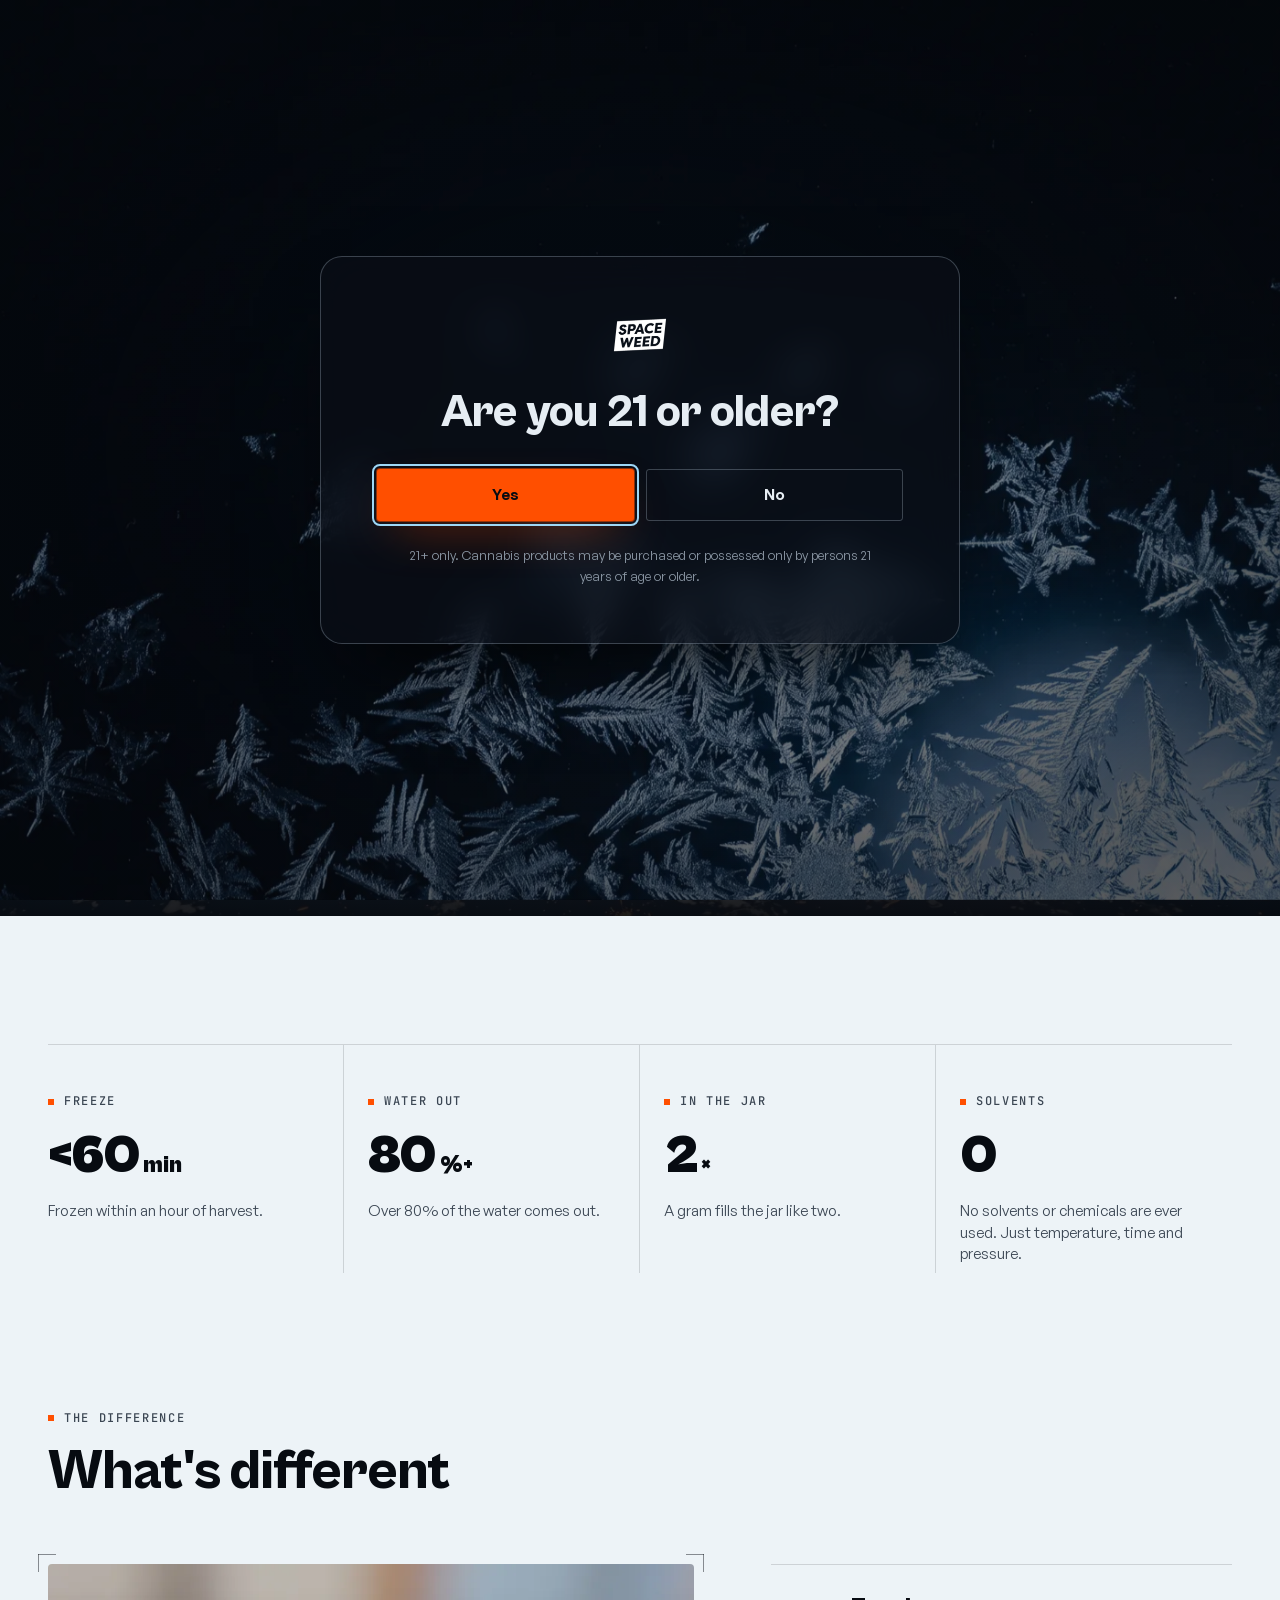
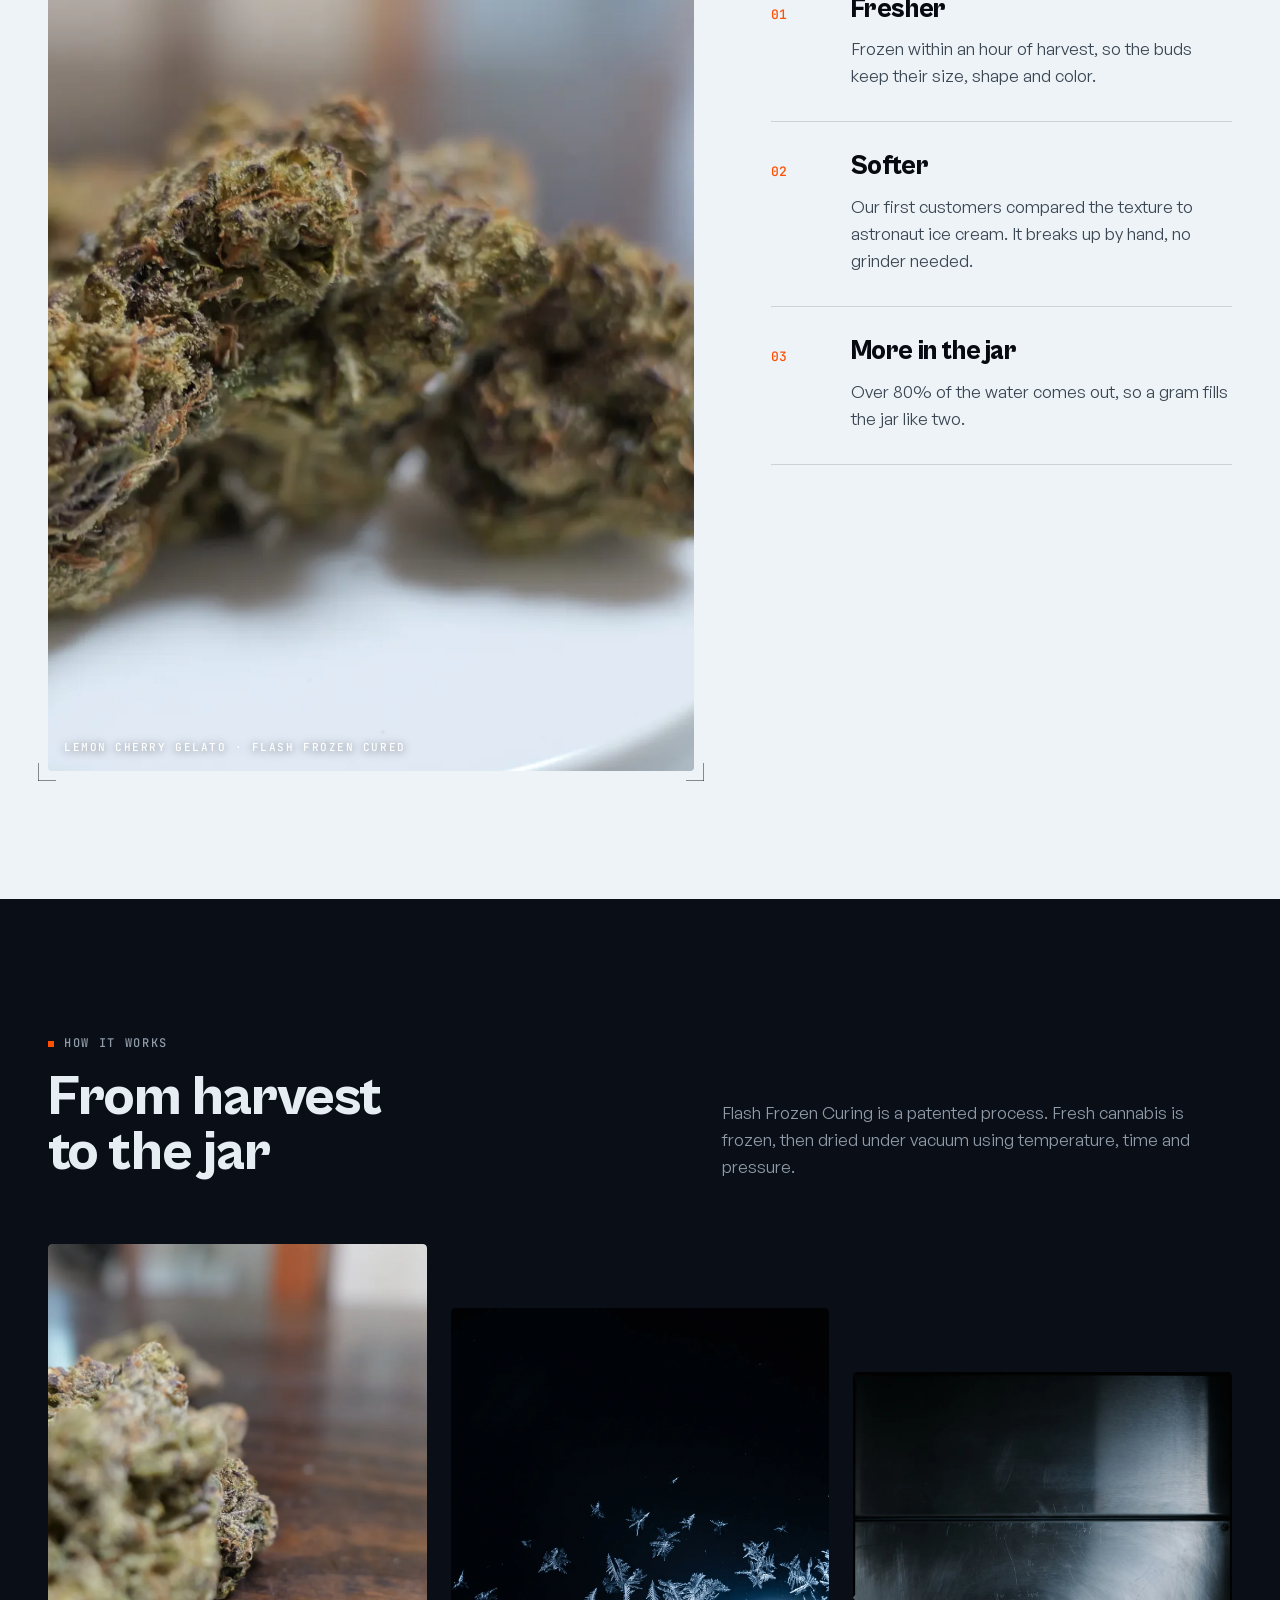
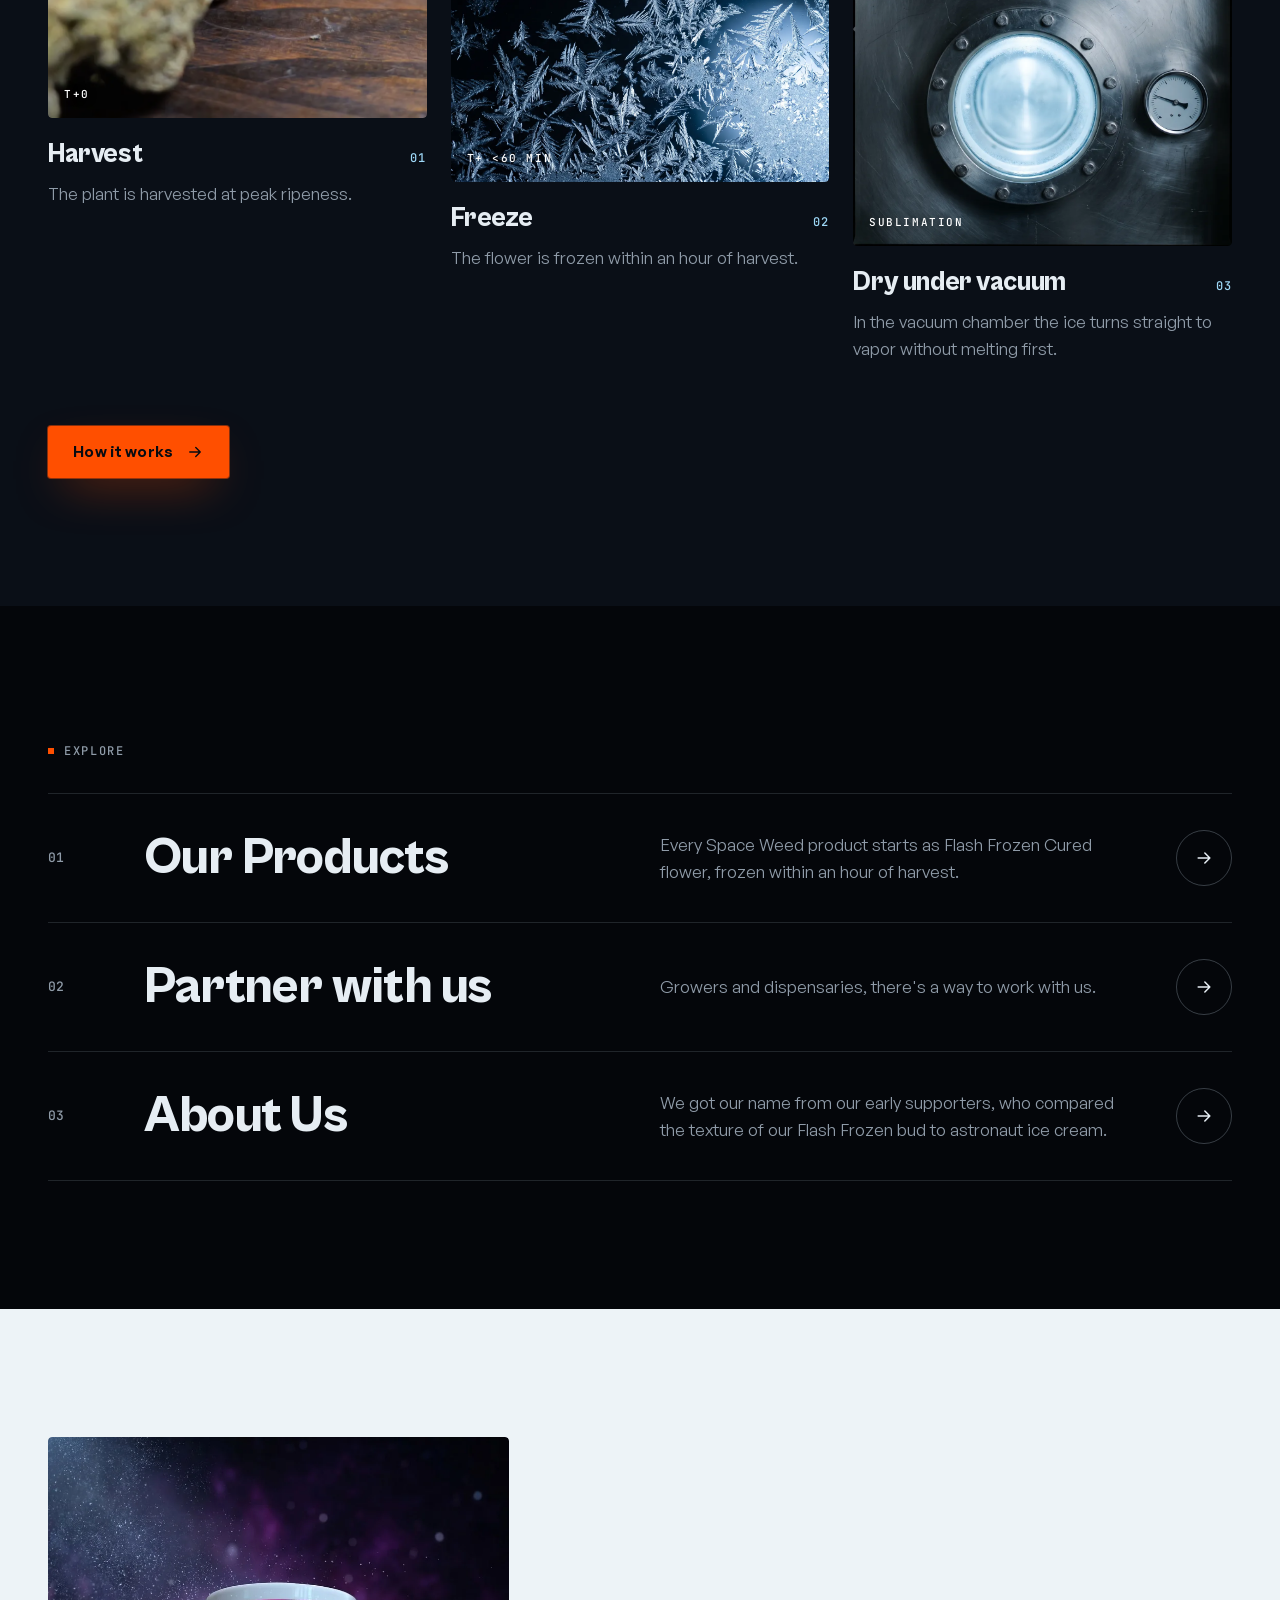
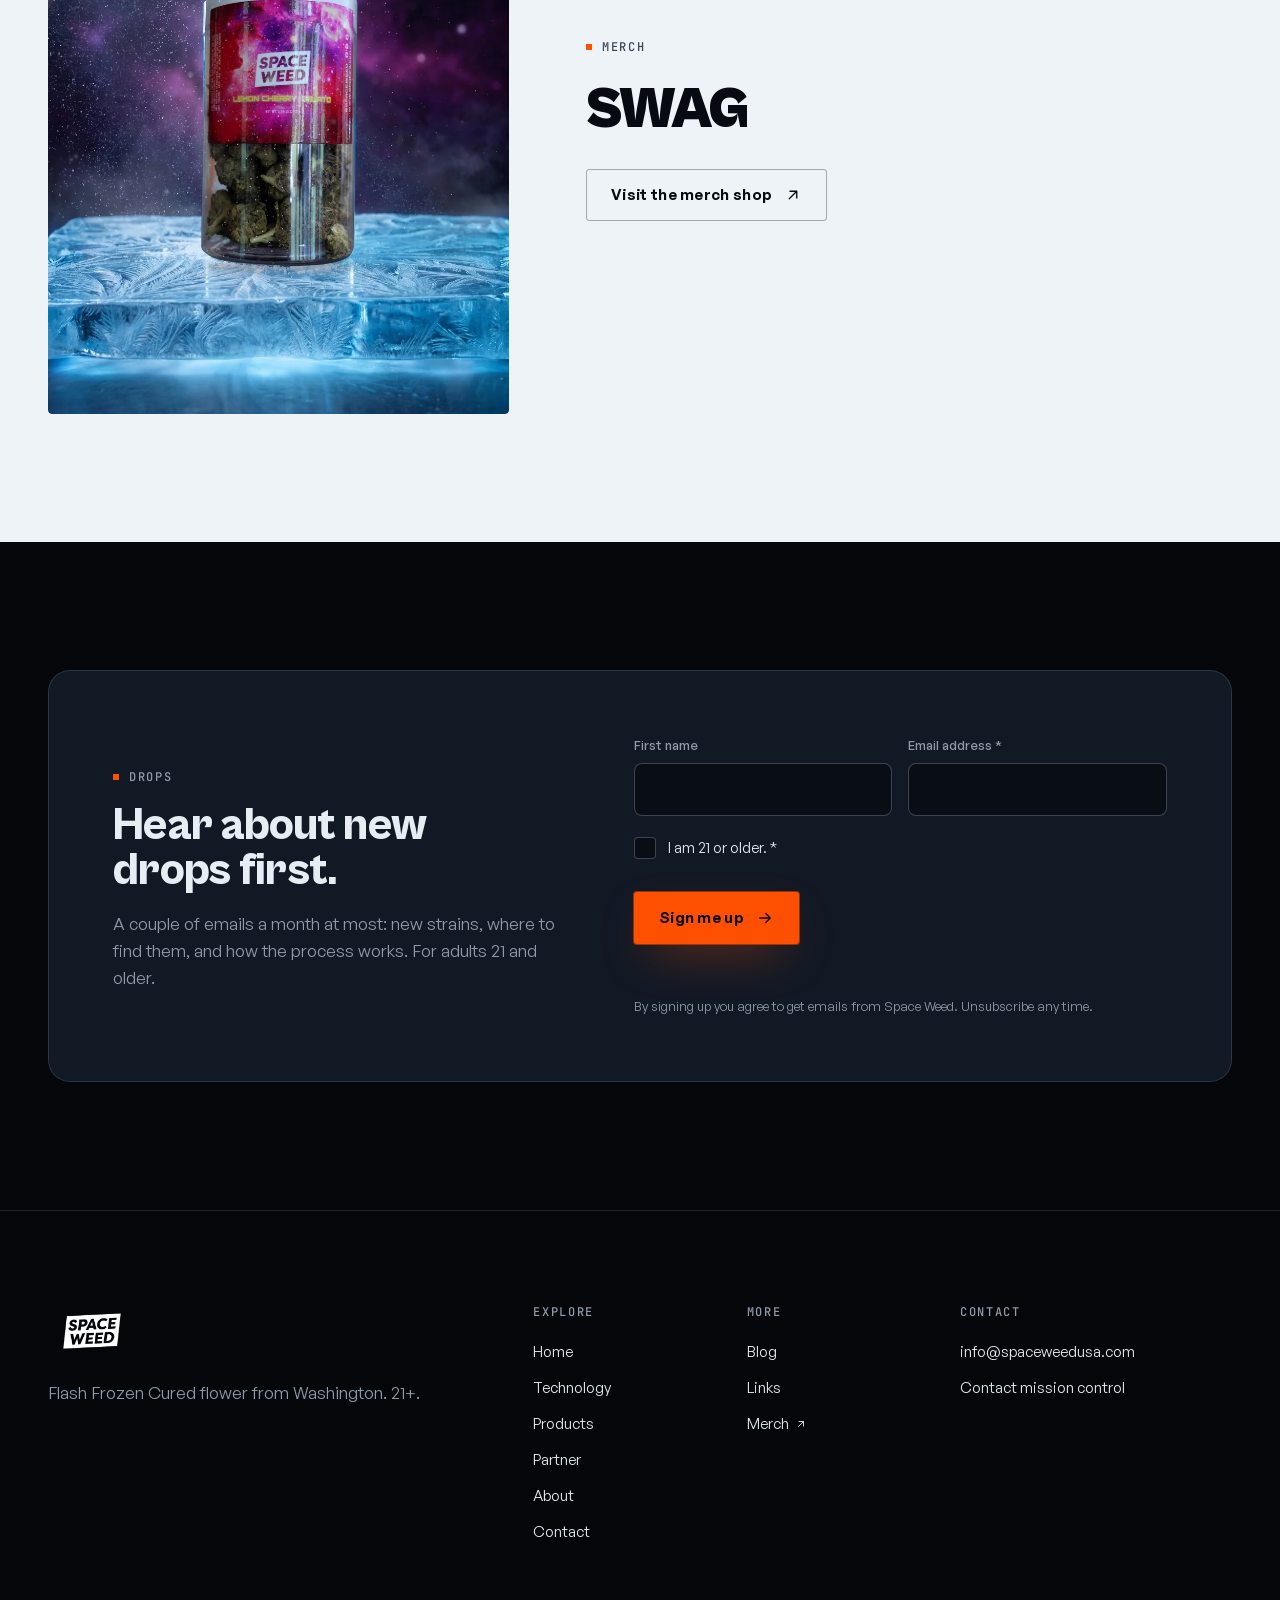
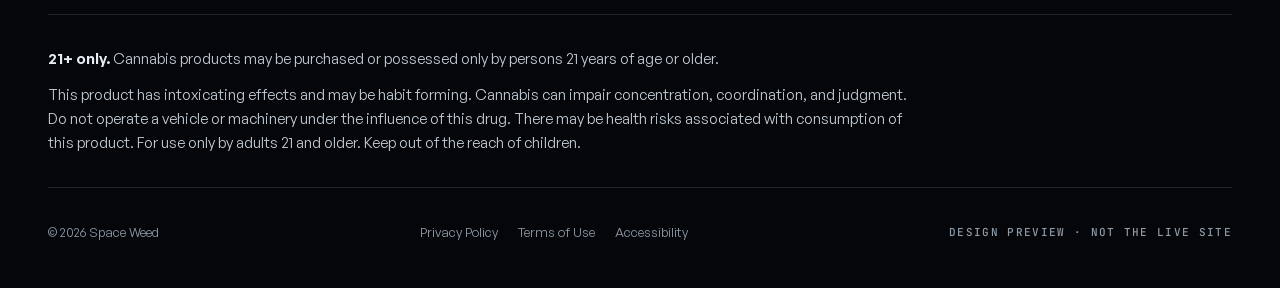
<file: index.html>
<!doctype html>
<html lang="en" class="no-js">
<head>
<meta charset="utf-8">
<meta name="viewport" content="width=device-width, initial-scale=1, viewport-fit=cover">
<title>Space Weed | Flash Frozen Cured flower from Washington</title>
<meta name="description" content="Frozen within an hour of harvest, then dried under vacuum, so a gram fills the jar like two. Flash Frozen Cured flower from Washington. 21+.">
<meta name="robots" content="noindex, nofollow">
<meta name="theme-color" content="#04060a">
<link rel="icon" href="assets/img/favicon.svg" type="image/svg+xml">
<link rel="stylesheet" href="assets/css/fonts.css">
<link rel="stylesheet" href="assets/css/site.css">
</head>
<body>
<div class="gate" data-gate hidden role="dialog" aria-modal="true" aria-labelledby="gate-q">
  <div class="gate__frost" aria-hidden="true"></div>
  <div class="gate__panel">
    <img src="assets/img/logo-white.webp" alt="Space Weed" width="80" height="44">
    <h2 id="gate-q">Are you 21 or older?</h2>
    <div class="gate__actions">
      <button class="btn btn--primary" type="button" data-gate-yes>Yes</button>
      <a class="btn btn--ghost" href="under-21.html">No</a>
    </div>
    <p class="fine">21+ only. Cannabis products may be purchased or possessed only by persons 21 years of age or older.</p>
  </div>
</div>
<a class="skip" href="#main">Skip to content</a>
<header class="site-nav">
  <div class="container nav-bar">
    <a class="brand" href="index.html" aria-label="Space Weed home"><img src="assets/img/logo-white.webp" alt="Space Weed" width="62" height="34"></a>
    <nav class="nav-links" aria-label="Main"><a href="index.html" aria-current="page">Home</a><a href="technology.html">Technology</a><a href="products.html">Products</a><a href="partner.html">Partner</a><a href="about.html">About</a><a href="contact.html">Contact</a><a class="ext" href="https://www.shopspaceweed.com" target="_blank" rel="noopener">Merch <svg viewBox="0 0 24 24" fill="none" stroke="currentColor" stroke-width="1.8" stroke-linecap="round" stroke-linejoin="round" aria-hidden="true"><path d="M7 17L17 7M8 7h9v9"/></svg></a></nav>
    <div class="nav-meta">
      <span class="chip">WA · 21+</span>
      <button class="nav-toggle" type="button" aria-expanded="false" aria-controls="nav-sheet" aria-label="Menu"><span></span></button>
    </div>
  </div>
</header>
<nav class="nav-sheet" id="nav-sheet" aria-label="Main, small screens"><a href="index.html" aria-current="page"><span>Home</span><span class="num">01</span></a><a href="technology.html"><span>Technology</span><span class="num">02</span></a><a href="products.html"><span>Products</span><span class="num">03</span></a><a href="partner.html"><span>Partner</span><span class="num">04</span></a><a href="about.html"><span>About</span><span class="num">05</span></a><a href="contact.html"><span>Contact</span><span class="num">06</span></a><a href="https://www.shopspaceweed.com" target="_blank" rel="noopener"><span>Merch</span><span class="num">↗</span></a></nav>
<main id="main" tabindex="-1">

<section class="hero" aria-labelledby="hero-title">
  <div class="hero__plate" aria-hidden="true"><img src="assets/img/orbit.webp" alt="" width="1920" height="1088" fetchpriority="high"></div>
  <canvas class="hero__stars" aria-hidden="true"></canvas>
  <div class="container">
    <div class="hero__grid">
      <div class="hero__copy">
        <p class="label" data-reveal>Flash Frozen Cured · Washington · 21+</p>
        <h1 id="hero-title" data-reveal style="--i:1">Space Weed™ is <em>Flash Frozen Cured</em> to preserve cannabis in its freshest state.</h1>
        <p class="hero__sub" data-reveal style="--i:2">Frozen within an hour of harvest, then dried under vacuum. A gram fills the jar like two.</p>
        <div class="btn-row" data-reveal style="--i:3">
          <a class="btn btn--primary" href="technology.html">How it works <svg viewBox="0 0 24 24" fill="none" stroke="currentColor" stroke-width="1.8" stroke-linecap="round" stroke-linejoin="round" aria-hidden="true"><path d="M5 12h14M13 6l6 6-6 6"/></svg></a>
          <a class="btn btn--ghost" href="products.html">See the products</a>
        </div>
      </div>
      <div class="hero__stage">
        <div class="nug"><div class="nug__halo" aria-hidden="true"></div><img src="assets/img/nug.webp" alt="A Space Weed bud, Lemon Cherry Gelato, Flash Frozen Cured" width="709" height="861"></div>
        <p class="tag tag--tl" aria-hidden="true"><span>Specimen 001</span><b>Lemon Cherry Gelato</b></p>
        <p class="tag tag--tr" aria-hidden="true"><span>State</span><b>Flash Frozen Cured</b></p>
        <p class="tag tag--bl" aria-hidden="true"><span>Frozen</span><b>T+ &lt;60 min</b></p>
        <p class="tag tag--br" aria-hidden="true"><span>Gravity</span><b>0.00 g</b></p>
      </div>
    </div>
  </div>
  <div class="hero__foot" aria-hidden="true">
    <div class="container"><span class="label label--plain scroll-cue"><i></i>Scroll</span><span class="label label--plain">Mission SW · Washington State</span></div>
  </div>
</section>

<section class="section section--frost" aria-labelledby="diff-title">
  <div class="container">
    <div class="stats" data-reveal>
      <div class="stat"><p class="label">Freeze</p><span class="stat__num">&lt;60<small>min</small></span><span class="stat__label">Frozen within an hour of harvest.</span></div>
      <div class="stat"><p class="label">Water out</p><span class="stat__num">80<small>%+</small></span><span class="stat__label">Over 80% of the water comes out.</span></div>
      <div class="stat"><p class="label">In the jar</p><span class="stat__num">2<small>×</small></span><span class="stat__label">A gram fills the jar like two.</span></div>
      <div class="stat"><p class="label">Solvents</p><span class="stat__num">0</span><span class="stat__label">No solvents or chemicals are ever used. Just temperature, time and pressure.</span></div>
    </div>

    <div class="section__head" style="margin-top:128px">
      <div><p class="label">The difference</p><h2 id="diff-title">What's different</h2></div>
    </div>
    <div class="diff">
      <div class="frame diff__media" data-reveal><img src="assets/img/bud-macro.webp" alt="Space Weed Lemon Cherry Gelato buds" width="1600" height="1067" loading="lazy"><span class="frame__cap">Lemon Cherry Gelato · Flash Frozen Cured</span></div>
      <div>
        <ul class="diff__list">
          <li data-reveal><span class="num">01</span><div><h3>Fresher</h3><p>Frozen within an hour of harvest, so the buds keep their size, shape and color.</p></div></li>
          <li data-reveal style="--i:1"><span class="num">02</span><div><h3>Softer</h3><p>Our first customers compared the texture to astronaut ice cream. It breaks up by hand, no grinder needed.</p></div></li>
          <li data-reveal style="--i:2"><span class="num">03</span><div><h3>More in the jar</h3><p>Over 80% of the water comes out, so a gram fills the jar like two.</p></div></li>
        </ul>
      </div>
    </div>
  </div>
</section>

<section class="section section--deep" aria-labelledby="process-title">
  <div class="container">
    <div class="section__head">
      <div><p class="label">How it works</p><h2 id="process-title">From harvest to the jar</h2></div>
      <p class="muted">Flash Frozen Curing is a patented process. Fresh cannabis is frozen, then dried under vacuum using temperature, time and pressure.</p>
    </div>
    <div class="strip">
      <article class="strip__item" data-reveal>
        <div class="frame"><img src="assets/img/bud-side.webp" alt="A freshly harvested Space Weed bud" width="1600" height="1043" loading="lazy"><span class="frame__cap">T+0</span></div>
        <div class="strip__meta"><h3>Harvest</h3><span class="num">01</span></div>
        <p>The plant is harvested at peak ripeness.</p>
      </article>
      <article class="strip__item" data-reveal style="--i:1">
        <div class="frame"><img src="assets/img/frost.webp" alt="Frost crystals" width="1400" height="1738" loading="lazy"><span class="frame__cap">T+ &lt;60 min</span></div>
        <div class="strip__meta"><h3>Freeze</h3><span class="num">02</span></div>
        <p>The flower is frozen within an hour of harvest.</p>
      </article>
      <article class="strip__item" data-reveal style="--i:2">
        <div class="frame"><img src="assets/img/chamber.webp" alt="The vacuum chamber" width="1200" height="1490" loading="lazy"><span class="frame__cap">Sublimation</span></div>
        <div class="strip__meta"><h3>Dry under vacuum</h3><span class="num">03</span></div>
        <p>In the vacuum chamber the ice turns straight to vapor without melting first.</p>
      </article>
    </div>
    <div class="btn-row" style="margin-top:64px"><a class="btn btn--primary" href="technology.html">How it works <svg viewBox="0 0 24 24" fill="none" stroke="currentColor" stroke-width="1.8" stroke-linecap="round" stroke-linejoin="round" aria-hidden="true"><path d="M5 12h14M13 6l6 6-6 6"/></svg></a></div>
  </div>
</section>

<section class="section" aria-label="Explore">
  <div class="container">
    <p class="label" style="margin-bottom:32px">Explore</p>
    <ul class="index">
      <li data-reveal><a href="products.html"><span class="num">01</span><h3>Our Products</h3><p>Every Space Weed product starts as Flash Frozen Cured flower, frozen within an hour of harvest.</p><span class="arrow"><svg viewBox="0 0 24 24" fill="none" stroke="currentColor" stroke-width="1.8" stroke-linecap="round" stroke-linejoin="round" aria-hidden="true"><path d="M5 12h14M13 6l6 6-6 6"/></svg></span><span class="index__thumb" aria-hidden="true"><img src="assets/img/jar-outdoor.webp" alt="" loading="lazy"></span></a></li>
      <li data-reveal><a href="partner.html"><span class="num">02</span><h3>Partner with us</h3><p>Growers and dispensaries, there's a way to work with us.</p><span class="arrow"><svg viewBox="0 0 24 24" fill="none" stroke="currentColor" stroke-width="1.8" stroke-linecap="round" stroke-linejoin="round" aria-hidden="true"><path d="M5 12h14M13 6l6 6-6 6"/></svg></span><span class="index__thumb" aria-hidden="true"><img src="assets/img/cryo-lab.webp" alt="" loading="lazy"></span></a></li>
      <li data-reveal><a href="about.html"><span class="num">03</span><h3>About Us</h3><p>We got our name from our early supporters, who compared the texture of our Flash Frozen bud to astronaut ice cream.</p><span class="arrow"><svg viewBox="0 0 24 24" fill="none" stroke="currentColor" stroke-width="1.8" stroke-linecap="round" stroke-linejoin="round" aria-hidden="true"><path d="M5 12h14M13 6l6 6-6 6"/></svg></span><span class="index__thumb" aria-hidden="true"><img src="assets/img/astro-mission.webp" alt="" loading="lazy"></span></a></li>
    </ul>
  </div>
</section>

<section class="section section--frost" aria-labelledby="swag">
  <div class="container merch">
    <div class="frame" data-reveal><img src="assets/img/jar-on-ice.webp" alt="A Space Weed jar on a block of ice" width="900" height="1125" loading="lazy"></div>
    <div data-reveal style="--i:1">
      <p class="label">Merch</p>
      <h2 id="swag">SWAG</h2>
      <a class="btn btn--ghost" href="https://www.shopspaceweed.com" target="_blank" rel="noopener">Visit the merch shop <svg viewBox="0 0 24 24" fill="none" stroke="currentColor" stroke-width="1.8" stroke-linecap="round" stroke-linejoin="round" aria-hidden="true"><path d="M7 17L17 7M8 7h9v9"/></svg></a>
    </div>
  </div>
</section>

</main>
<section class="section" aria-labelledby="drops">
  <div class="container">
    <div class="signup" data-reveal>
      <div>
        <p class="label">Drops</p>
        <h2 id="drops">Hear about new drops first.</h2>
        <p>A couple of emails a month at most: new strains, where to find them, and how the process works. For adults 21 and older.</p>
      </div>
      <form data-mock novalidate>
        <div class="form-body">
          <div class="form-grid">
            <label class="field"><span>First name</span><input type="text" name="first" autocomplete="given-name"></label>
            <label class="field"><span>Email address *</span><input type="email" name="email" autocomplete="email" required></label>
            <label class="check span-2"><input type="checkbox" name="age" required><span>I am 21 or older. *</span></label>
            <div class="span-2"><button class="btn btn--primary" type="submit">Sign me up <svg viewBox="0 0 24 24" fill="none" stroke="currentColor" stroke-width="1.8" stroke-linecap="round" stroke-linejoin="round" aria-hidden="true"><path d="M5 12h14M13 6l6 6-6 6"/></svg></button></div>
            <p class="form-error span-2" role="alert"></p>
            <p class="fine span-2">By signing up you agree to get emails from Space Weed. Unsubscribe any time.</p>
          </div>
        </div>
        <p class="form-done" role="status"><svg viewBox="0 0 24 24" fill="none" stroke="currentColor" stroke-width="2" stroke-linecap="round" stroke-linejoin="round" aria-hidden="true"><path d="M5 12.5l4.5 4.5L19 7.5"/></svg> You're in. Thanks for signing up.</p>
      </form>
    </div>
  </div>
</section>
<footer class="site-footer">
  <div class="container">
    <div class="footer-top">
      <div class="footer-brand">
        <img src="assets/img/logo-white.webp" alt="Space Weed" width="88" height="48">
        <p>Flash Frozen Cured flower from Washington. 21+.</p>
      </div>
      <div class="footer-col"><h4>Explore</h4><div style="display:grid"><a href="index.html">Home</a><a href="technology.html">Technology</a><a href="products.html">Products</a><a href="partner.html">Partner</a><a href="about.html">About</a><a href="contact.html">Contact</a></div></div>
      <div class="footer-col"><h4>More</h4><div style="display:grid"><a href="blog.html">Blog</a><a href="links.html">Links</a><a href="https://www.shopspaceweed.com" target="_blank" rel="noopener">Merch <svg viewBox="0 0 24 24" fill="none" stroke="currentColor" stroke-width="1.8" stroke-linecap="round" stroke-linejoin="round" aria-hidden="true"><path d="M7 17L17 7M8 7h9v9"/></svg></a></div></div>
      <div class="footer-col"><h4>Contact</h4><div style="display:grid"><a href="mailto:info@spaceweedusa.com">info@spaceweedusa.com</a><a href="contact.html">Contact mission control</a></div></div>
    </div>
    <div class="warnings">
      <p><strong>21+ only.</strong> Cannabis products may be purchased or possessed only by persons 21 years of age or older.</p>
      <p>This product has intoxicating effects and may be habit forming. Cannabis can impair concentration, coordination, and judgment. Do not operate a vehicle or machinery under the influence of this drug. There may be health risks associated with consumption of this product. For use only by adults 21 and older. Keep out of the reach of children.</p>
    </div>
    <div class="footer-base">
      <span>© <span data-year>2026</span> Space Weed</span>
      <nav aria-label="Legal"><a href="#">Privacy Policy</a><a href="#">Terms of Use</a><a href="#">Accessibility</a></nav>
      <span class="preview-note">Design preview · not the live site</span>
    </div>
  </div>
</footer>
<script src="assets/js/site.js" defer></script>
</body>
</html>
</file>
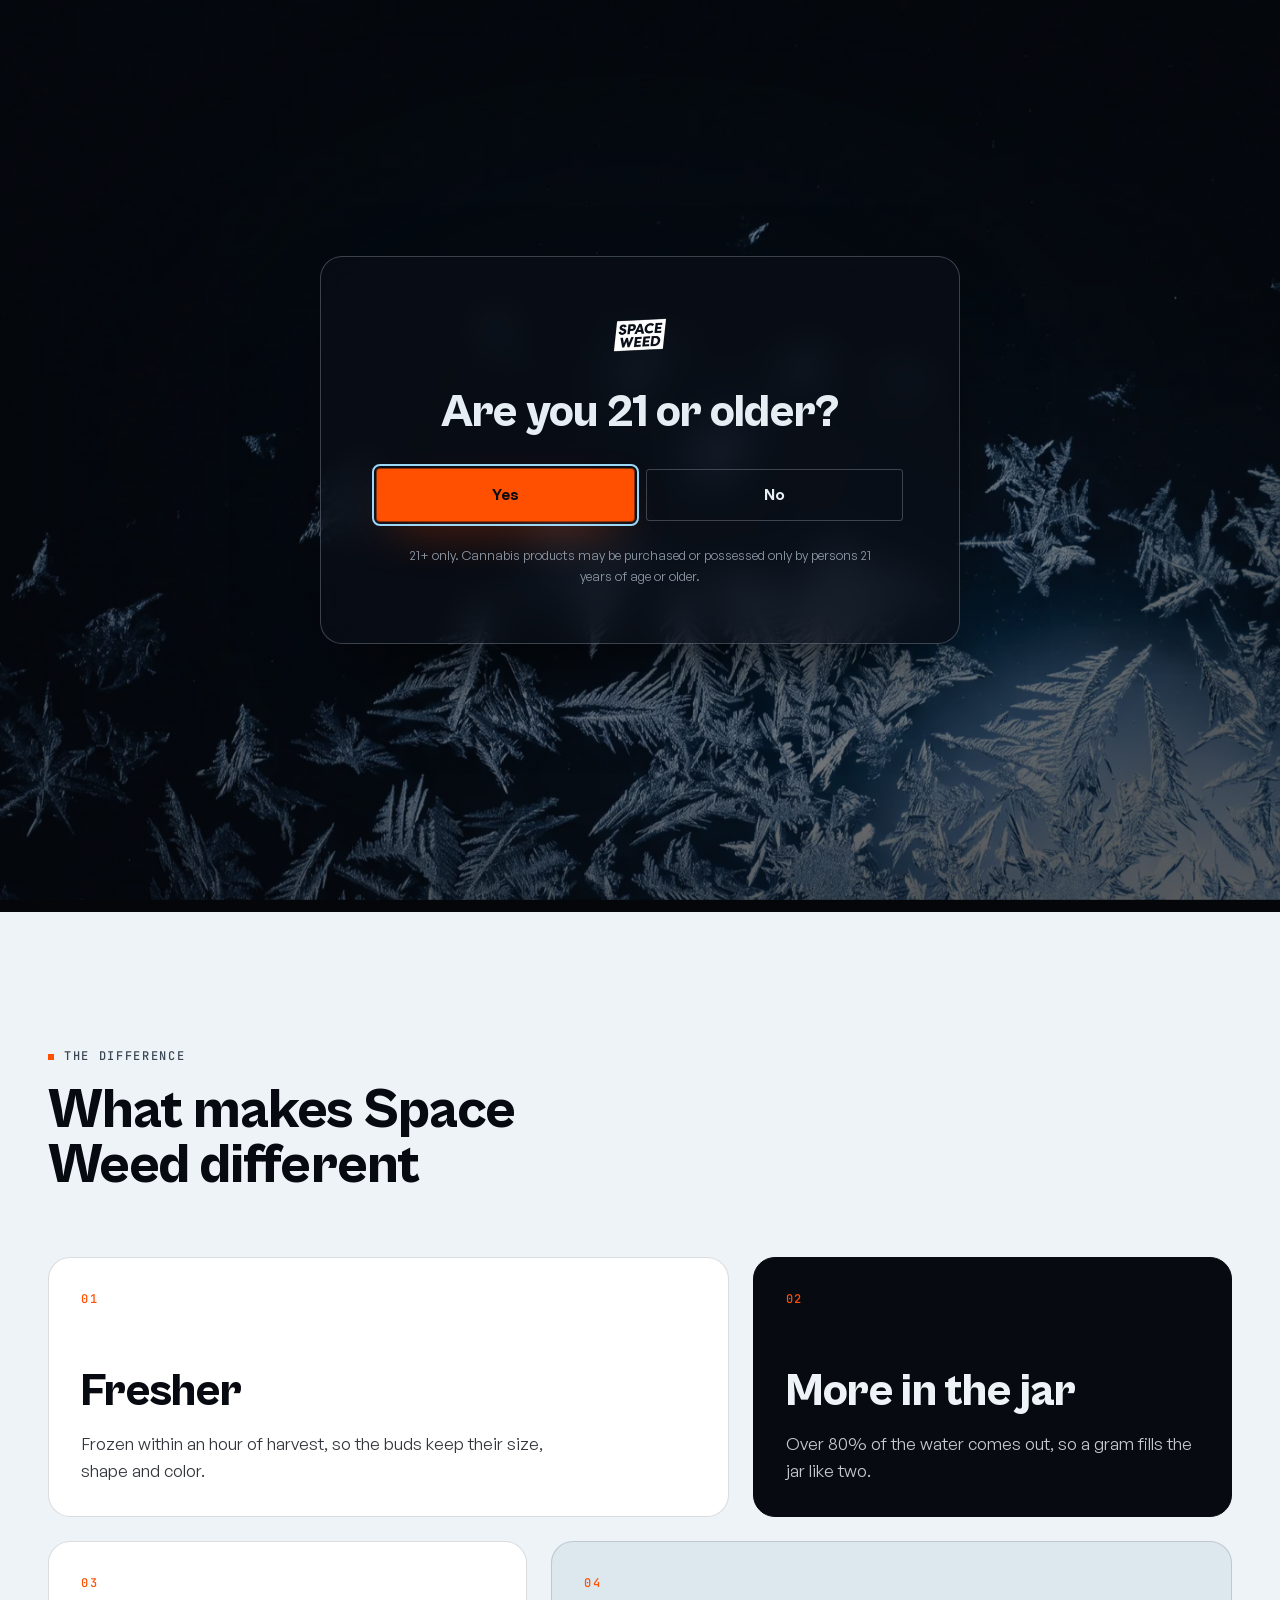
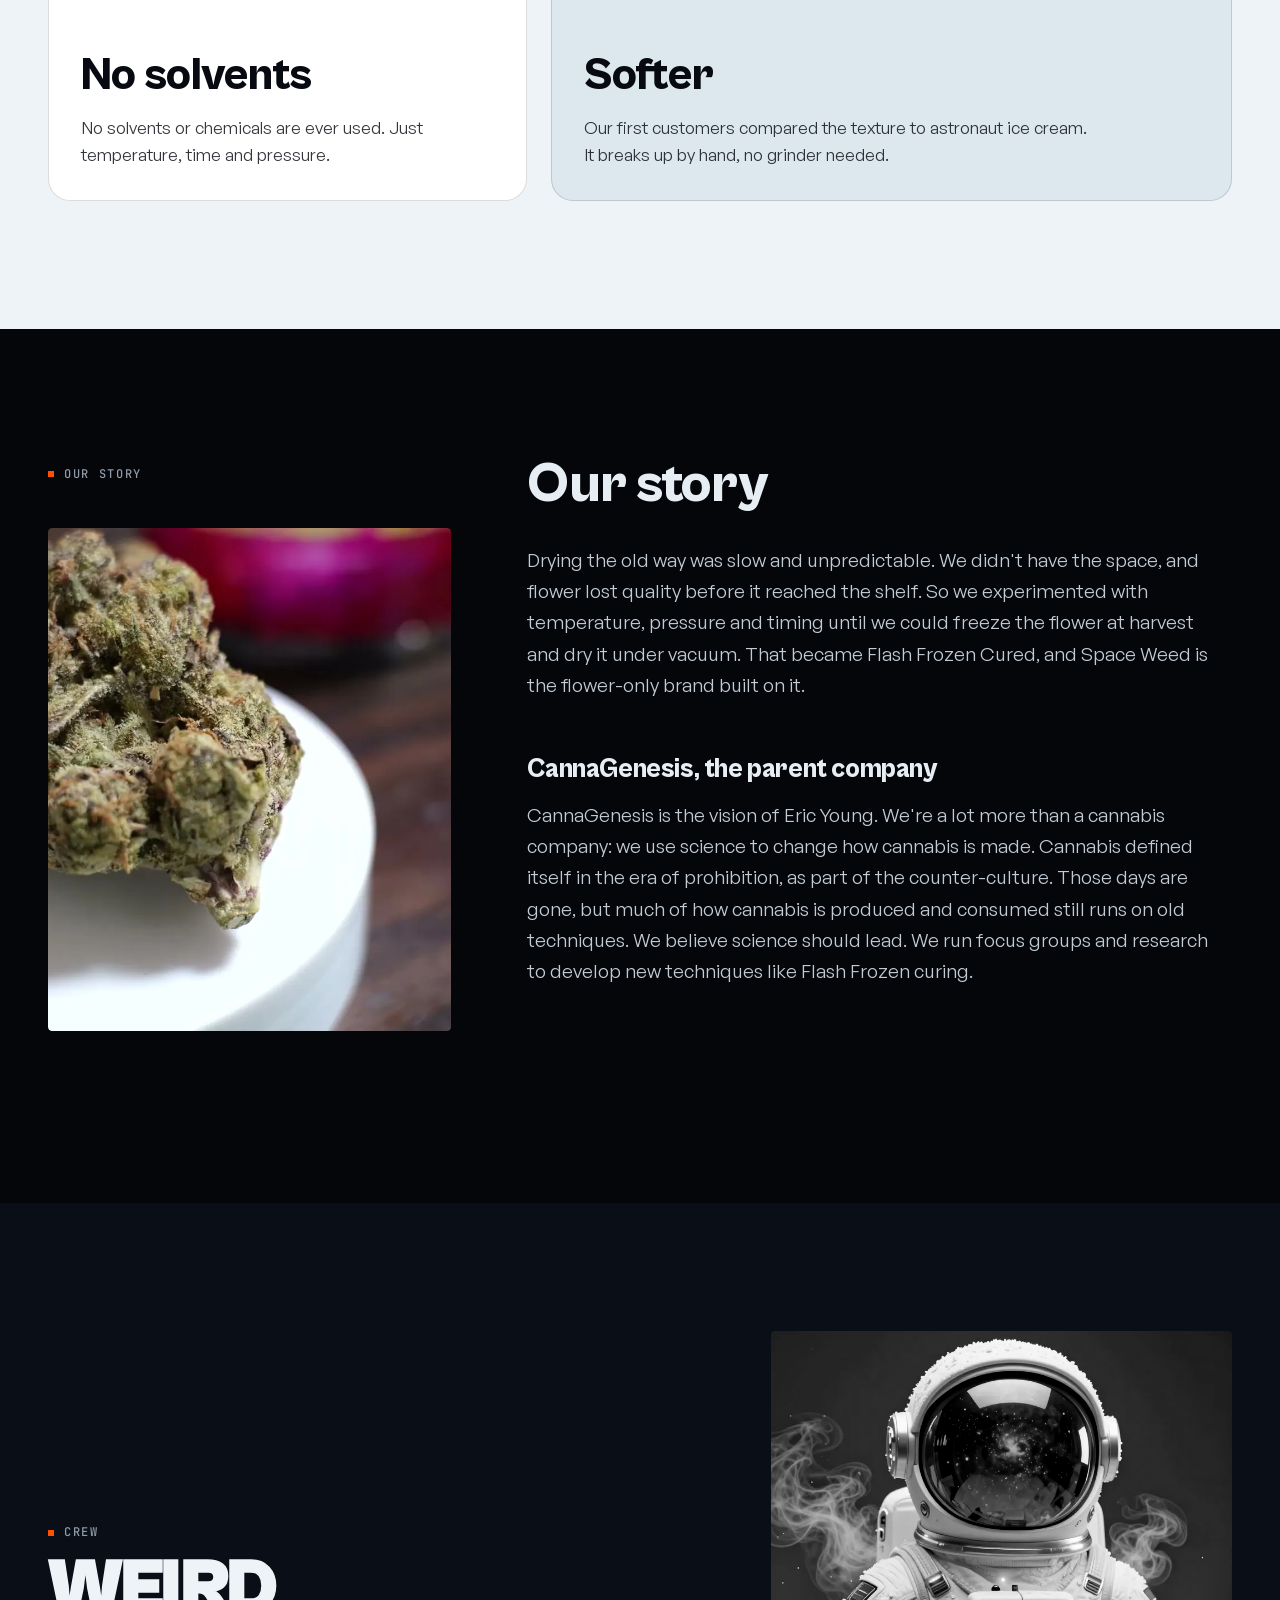
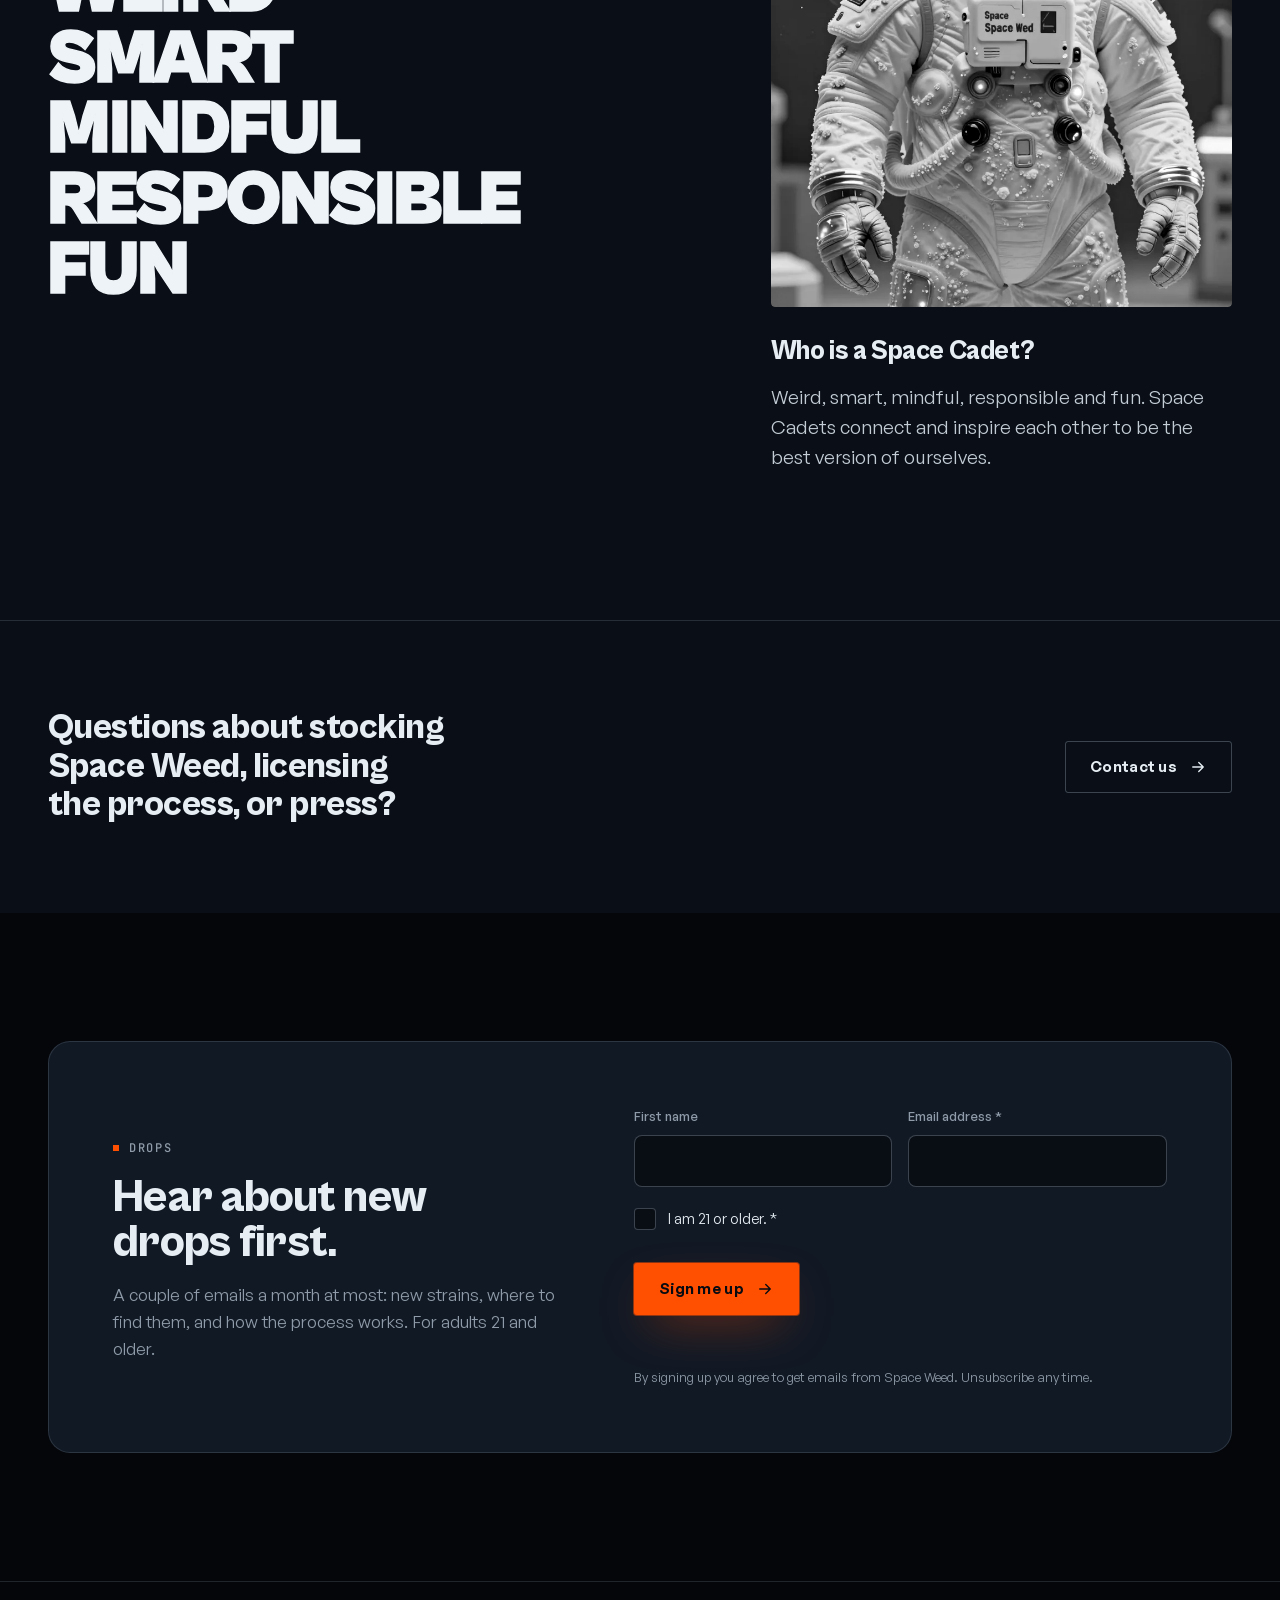
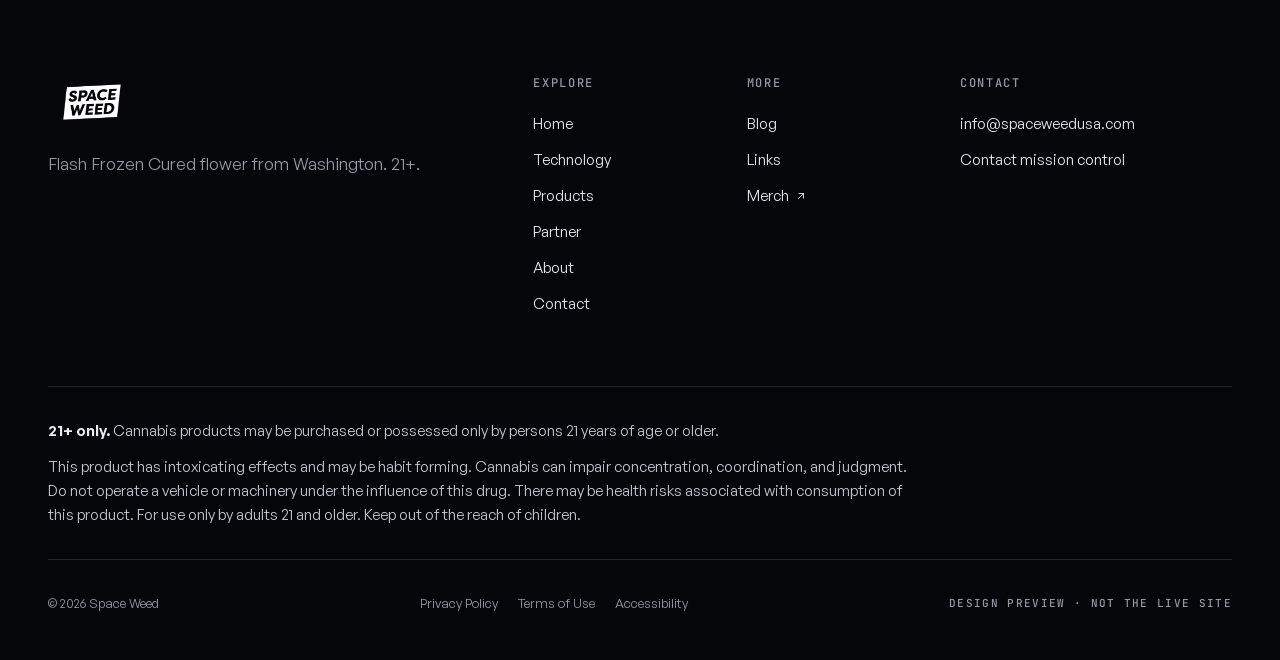
<file: about.html>
<!doctype html>
<html lang="en" class="no-js">
<head>
<meta charset="utf-8">
<meta name="viewport" content="width=device-width, initial-scale=1, viewport-fit=cover">
<title>About Space Weed and CannaGenesis | Space Weed</title>
<meta name="description" content="Space Weed got its name from early customers who said the flower felt like astronaut ice cream. Made by CannaGenesis in Washington. For adults 21+.">
<meta name="robots" content="noindex, nofollow">
<meta name="theme-color" content="#04060a">
<link rel="icon" href="assets/img/favicon.svg" type="image/svg+xml">
<link rel="stylesheet" href="assets/css/fonts.css">
<link rel="stylesheet" href="assets/css/site.css">
</head>
<body>
<div class="gate" data-gate hidden role="dialog" aria-modal="true" aria-labelledby="gate-q">
  <div class="gate__frost" aria-hidden="true"></div>
  <div class="gate__panel">
    <img src="assets/img/logo-white.webp" alt="Space Weed" width="80" height="44">
    <h2 id="gate-q">Are you 21 or older?</h2>
    <div class="gate__actions">
      <button class="btn btn--primary" type="button" data-gate-yes>Yes</button>
      <a class="btn btn--ghost" href="under-21.html">No</a>
    </div>
    <p class="fine">21+ only. Cannabis products may be purchased or possessed only by persons 21 years of age or older.</p>
  </div>
</div>
<a class="skip" href="#main">Skip to content</a>
<header class="site-nav">
  <div class="container nav-bar">
    <a class="brand" href="index.html" aria-label="Space Weed home"><img src="assets/img/logo-white.webp" alt="Space Weed" width="62" height="34"></a>
    <nav class="nav-links" aria-label="Main"><a href="index.html">Home</a><a href="technology.html">Technology</a><a href="products.html">Products</a><a href="partner.html">Partner</a><a href="about.html" aria-current="page">About</a><a href="contact.html">Contact</a><a class="ext" href="https://www.shopspaceweed.com" target="_blank" rel="noopener">Merch <svg viewBox="0 0 24 24" fill="none" stroke="currentColor" stroke-width="1.8" stroke-linecap="round" stroke-linejoin="round" aria-hidden="true"><path d="M7 17L17 7M8 7h9v9"/></svg></a></nav>
    <div class="nav-meta">
      <span class="chip">WA · 21+</span>
      <button class="nav-toggle" type="button" aria-expanded="false" aria-controls="nav-sheet" aria-label="Menu"><span></span></button>
    </div>
  </div>
</header>
<nav class="nav-sheet" id="nav-sheet" aria-label="Main, small screens"><a href="index.html"><span>Home</span><span class="num">01</span></a><a href="technology.html"><span>Technology</span><span class="num">02</span></a><a href="products.html"><span>Products</span><span class="num">03</span></a><a href="partner.html"><span>Partner</span><span class="num">04</span></a><a href="about.html" aria-current="page"><span>About</span><span class="num">05</span></a><a href="contact.html"><span>Contact</span><span class="num">06</span></a><a href="https://www.shopspaceweed.com" target="_blank" rel="noopener"><span>Merch</span><span class="num">↗</span></a></nav>
<main id="main" tabindex="-1">

<section class="page-hero page-hero--split" aria-labelledby="a-title">
  <div class="container page-hero__grid">
    <div>
      <p class="label" data-reveal>About</p>
      <h1 id="a-title" data-reveal style="--i:1">About Space Weed</h1>
      <p class="lead" data-reveal style="--i:2">We got our name from our early supporters, who compared the texture of our Flash Frozen bud to astronaut ice cream. Space Weed is one of the only truly different cannabis products on the market.</p>
    </div>
    <div class="frame page-hero__media" data-reveal style="--i:2"><img src="assets/img/astro-mission.webp" alt="A Space Weed astronaut" width="832" height="1216"><span class="frame__cap">Space Cadet</span></div>
  </div>
</section>

<section class="section section--frost" aria-labelledby="ad-title">
  <div class="container">
    <div class="section__head"><div><p class="label">The difference</p><h2 id="ad-title">What makes Space Weed different</h2></div></div>
    <div class="diff4">
      <article data-reveal><span class="num">01</span><h3>Fresher</h3><p>Frozen within an hour of harvest, so the buds keep their size, shape and color.</p></article>
      <article data-reveal style="--i:1"><span class="num">02</span><h3>More in the jar</h3><p>Over 80% of the water comes out, so a gram fills the jar like two.</p></article>
      <article data-reveal style="--i:2"><span class="num">03</span><h3>No solvents</h3><p>No solvents or chemicals are ever used. Just temperature, time and pressure.</p></article>
      <article data-reveal style="--i:3"><span class="num">04</span><h3>Softer</h3><p>Our first customers compared the texture to astronaut ice cream. It breaks up by hand, no grinder needed.</p></article>
    </div>
  </div>
</section>

<section class="section" aria-labelledby="story-title">
  <div class="container story">
    <aside class="story__aside" data-reveal><p class="label">Our story</p><div class="frame"><img src="assets/img/bud-jar.webp" alt="A Space Weed bud in front of its jar" width="1600" height="900" loading="lazy"></div></aside>
    <div class="story__body">
      <h2 id="story-title" data-reveal>Our story</h2>
      <p data-reveal>Drying the old way was slow and unpredictable. We didn't have the space, and flower lost quality before it reached the shelf. So we experimented with temperature, pressure and timing until we could freeze the flower at harvest and dry it under vacuum. That became Flash Frozen Cured, and Space Weed is the flower-only brand built on it.</p>
      <h3 data-reveal>CannaGenesis, the parent company</h3>
      <p data-reveal>CannaGenesis is the vision of Eric Young. We're a lot more than a cannabis company: we use science to change how cannabis is made. Cannabis defined itself in the era of prohibition, as part of the counter-culture. Those days are gone, but much of how cannabis is produced and consumed still runs on old techniques. We believe science should lead. We run focus groups and research to develop new techniques like Flash Frozen curing.</p>
      <a class="btn btn--ghost" href="https://www.cannagenesis.com" target="_blank" rel="noopener" data-reveal>Visit CannaGenesis <svg viewBox="0 0 24 24" fill="none" stroke="currentColor" stroke-width="1.8" stroke-linecap="round" stroke-linejoin="round" aria-hidden="true"><path d="M7 17L17 7M8 7h9v9"/></svg></a>
    </div>
  </div>
</section>

<section class="section section--deep" aria-labelledby="cadet-title">
  <div class="container cadet">
    <div>
      <p class="label" data-reveal>Crew</p>
      <h2 id="cadet-title" class="sr-only">Who is a Space Cadet?</h2>
      <p class="sr-only">Weird, smart, mindful, responsible and fun.</p>
      <div class="traits" aria-hidden="true"><span>Weird</span><span>Smart</span><span>Mindful</span><span>Responsible</span><span>Fun</span></div>
    </div>
    <div class="cadet__side" data-reveal>
      <div class="frame"><img src="assets/img/astro-cryo.webp" alt="A Space Weed astronaut in the cold lab" width="832" height="1216" loading="lazy"></div>
      <h3 style="font-size:var(--t-h3);margin-bottom:16px">Who is a Space Cadet?</h3>
      <p>Weird, smart, mindful, responsible and fun. Space Cadets connect and inspire each other to be the best version of ourselves.</p>
    </div>
  </div>
</section>

</main>
<section class="section section--deep band-section">
  <div class="container band" data-reveal>
    <h2>Questions about stocking Space Weed, licensing the process, or press?</h2>
    <a class="btn btn--ghost" href="contact.html">Contact us <svg viewBox="0 0 24 24" fill="none" stroke="currentColor" stroke-width="1.8" stroke-linecap="round" stroke-linejoin="round" aria-hidden="true"><path d="M5 12h14M13 6l6 6-6 6"/></svg></a>
  </div>
</section>
<section class="section" aria-labelledby="drops">
  <div class="container">
    <div class="signup" data-reveal>
      <div>
        <p class="label">Drops</p>
        <h2 id="drops">Hear about new drops first.</h2>
        <p>A couple of emails a month at most: new strains, where to find them, and how the process works. For adults 21 and older.</p>
      </div>
      <form data-mock novalidate>
        <div class="form-body">
          <div class="form-grid">
            <label class="field"><span>First name</span><input type="text" name="first" autocomplete="given-name"></label>
            <label class="field"><span>Email address *</span><input type="email" name="email" autocomplete="email" required></label>
            <label class="check span-2"><input type="checkbox" name="age" required><span>I am 21 or older. *</span></label>
            <div class="span-2"><button class="btn btn--primary" type="submit">Sign me up <svg viewBox="0 0 24 24" fill="none" stroke="currentColor" stroke-width="1.8" stroke-linecap="round" stroke-linejoin="round" aria-hidden="true"><path d="M5 12h14M13 6l6 6-6 6"/></svg></button></div>
            <p class="form-error span-2" role="alert"></p>
            <p class="fine span-2">By signing up you agree to get emails from Space Weed. Unsubscribe any time.</p>
          </div>
        </div>
        <p class="form-done" role="status"><svg viewBox="0 0 24 24" fill="none" stroke="currentColor" stroke-width="2" stroke-linecap="round" stroke-linejoin="round" aria-hidden="true"><path d="M5 12.5l4.5 4.5L19 7.5"/></svg> You're in. Thanks for signing up.</p>
      </form>
    </div>
  </div>
</section>
<footer class="site-footer">
  <div class="container">
    <div class="footer-top">
      <div class="footer-brand">
        <img src="assets/img/logo-white.webp" alt="Space Weed" width="88" height="48">
        <p>Flash Frozen Cured flower from Washington. 21+.</p>
      </div>
      <div class="footer-col"><h4>Explore</h4><div style="display:grid"><a href="index.html">Home</a><a href="technology.html">Technology</a><a href="products.html">Products</a><a href="partner.html">Partner</a><a href="about.html">About</a><a href="contact.html">Contact</a></div></div>
      <div class="footer-col"><h4>More</h4><div style="display:grid"><a href="blog.html">Blog</a><a href="links.html">Links</a><a href="https://www.shopspaceweed.com" target="_blank" rel="noopener">Merch <svg viewBox="0 0 24 24" fill="none" stroke="currentColor" stroke-width="1.8" stroke-linecap="round" stroke-linejoin="round" aria-hidden="true"><path d="M7 17L17 7M8 7h9v9"/></svg></a></div></div>
      <div class="footer-col"><h4>Contact</h4><div style="display:grid"><a href="mailto:info@spaceweedusa.com">info@spaceweedusa.com</a><a href="contact.html">Contact mission control</a></div></div>
    </div>
    <div class="warnings">
      <p><strong>21+ only.</strong> Cannabis products may be purchased or possessed only by persons 21 years of age or older.</p>
      <p>This product has intoxicating effects and may be habit forming. Cannabis can impair concentration, coordination, and judgment. Do not operate a vehicle or machinery under the influence of this drug. There may be health risks associated with consumption of this product. For use only by adults 21 and older. Keep out of the reach of children.</p>
    </div>
    <div class="footer-base">
      <span>© <span data-year>2026</span> Space Weed</span>
      <nav aria-label="Legal"><a href="#">Privacy Policy</a><a href="#">Terms of Use</a><a href="#">Accessibility</a></nav>
      <span class="preview-note">Design preview · not the live site</span>
    </div>
  </div>
</footer>
<script src="assets/js/site.js" defer></script>
</body>
</html>
</file>
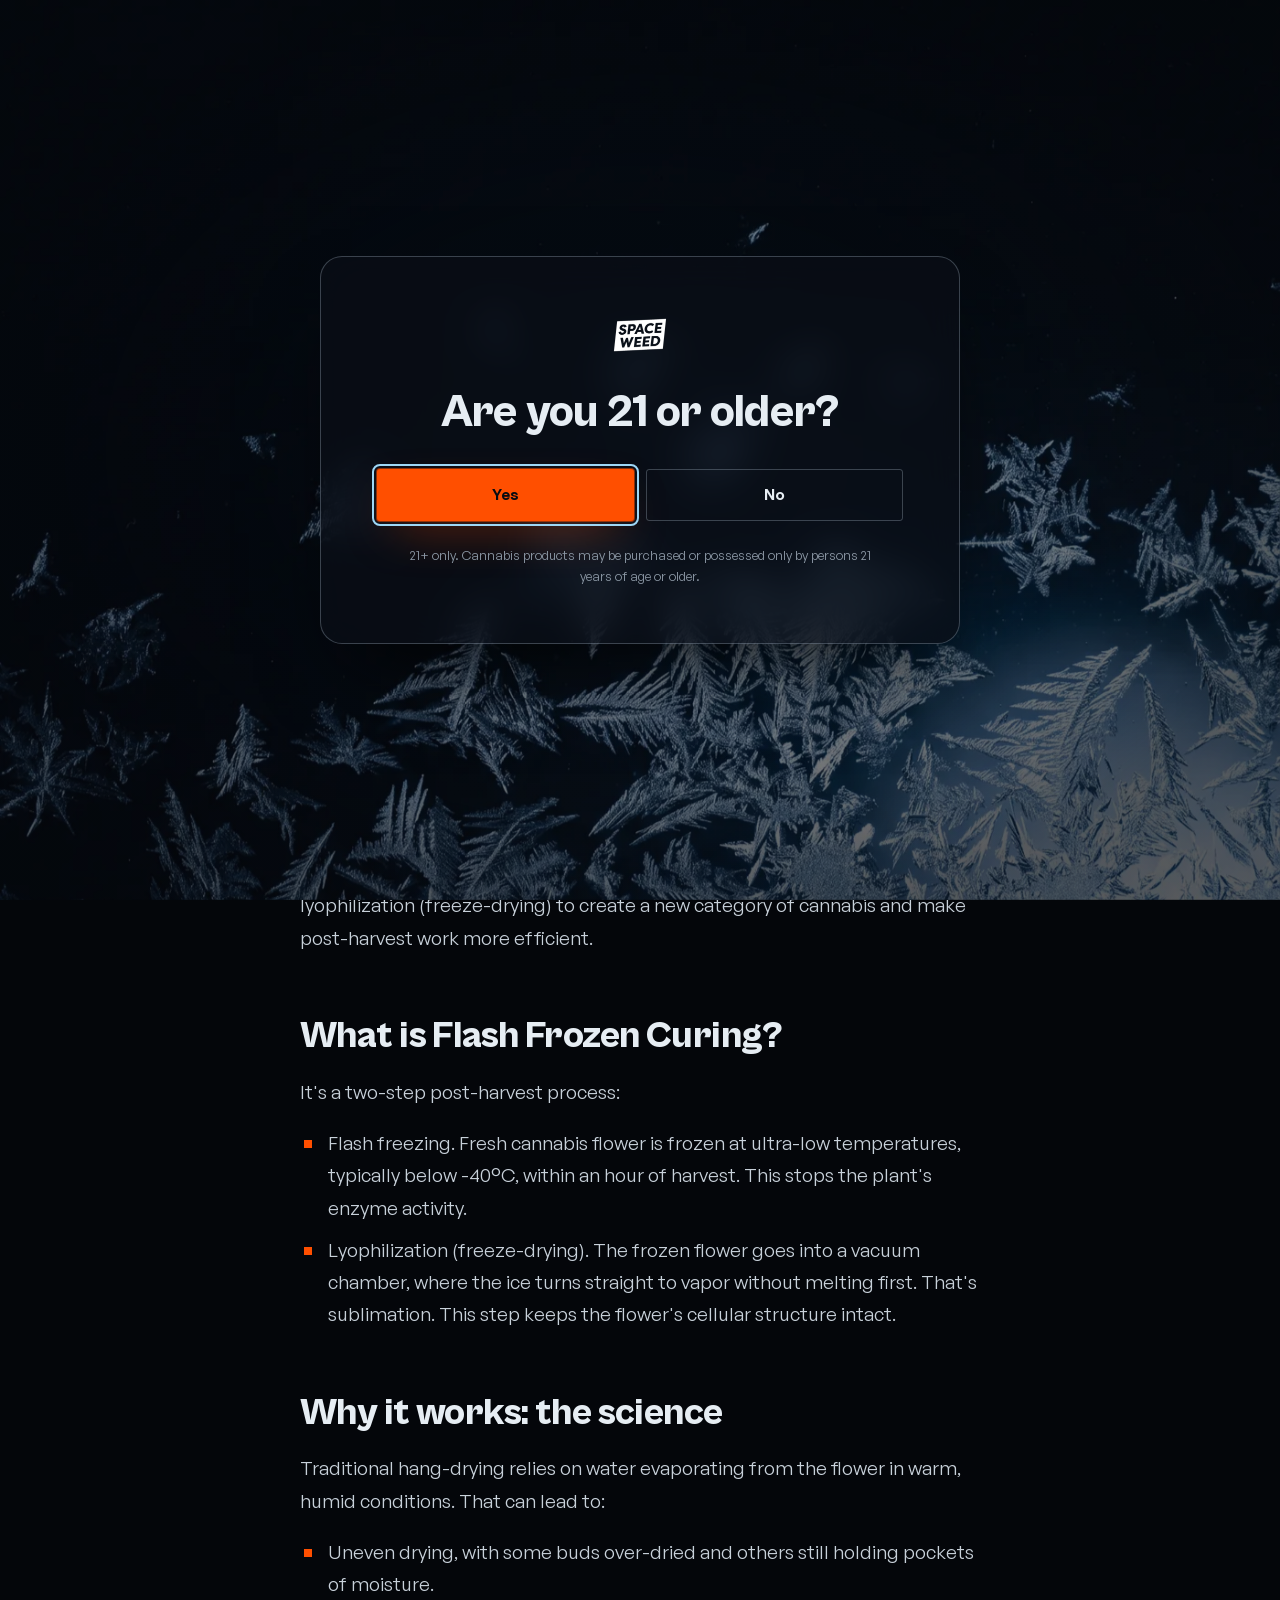
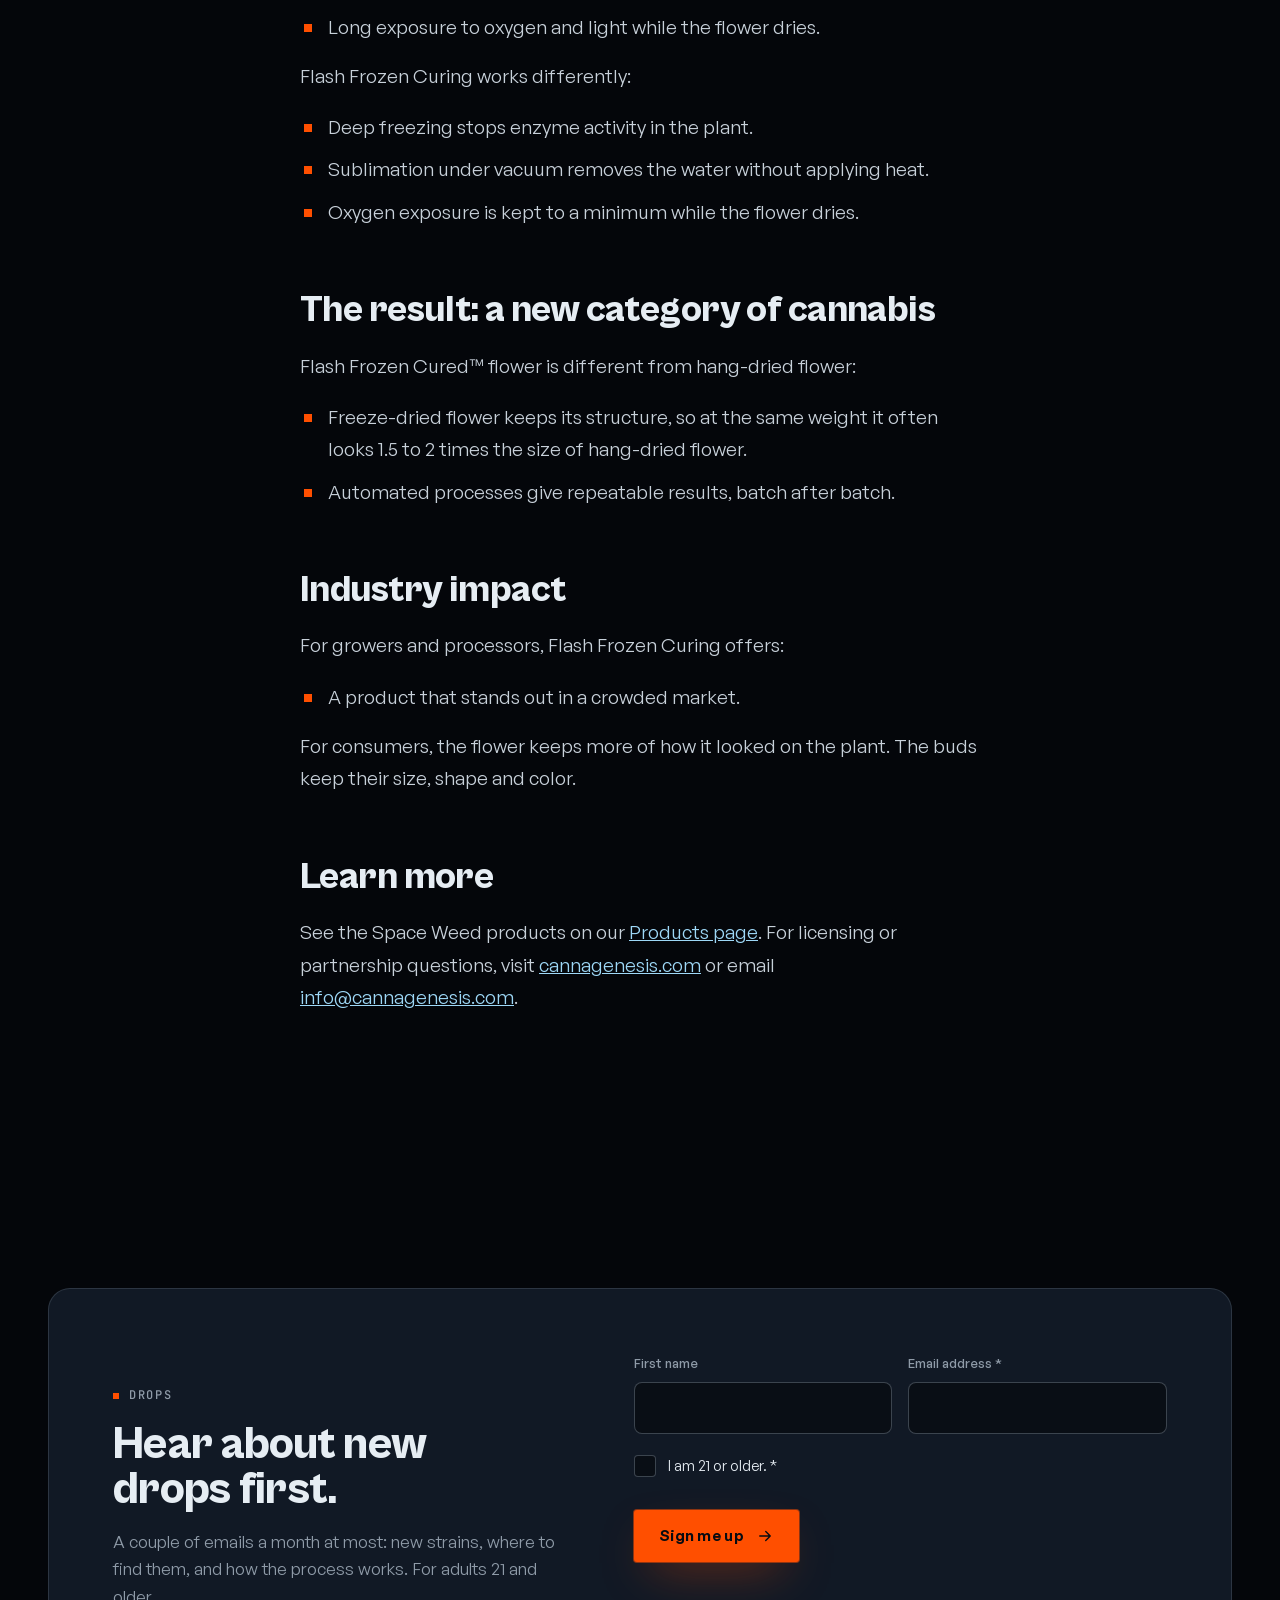
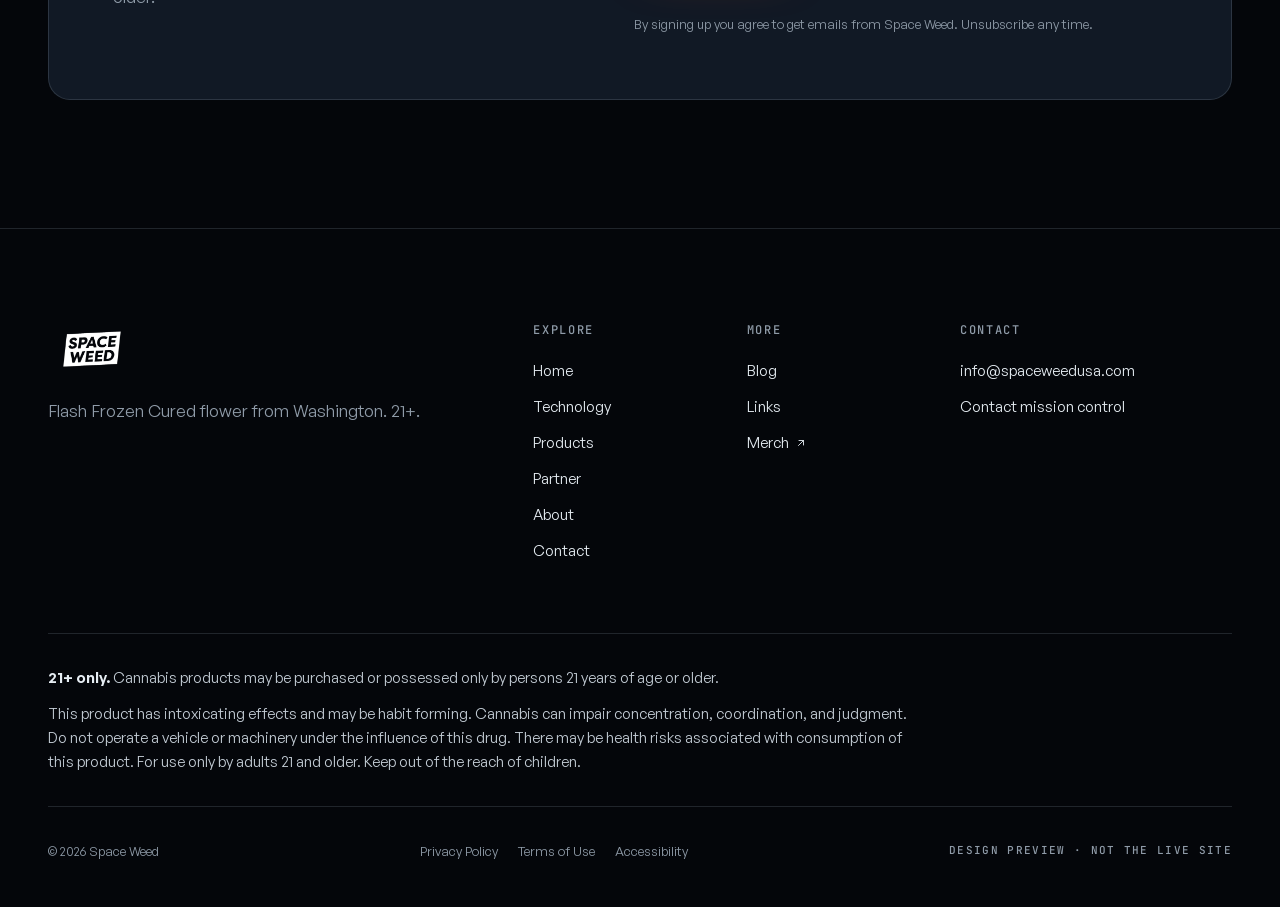
<file: blog-science.html>
<!doctype html>
<html lang="en" class="no-js">
<head>
<meta charset="utf-8">
<meta name="viewport" content="width=device-width, initial-scale=1, viewport-fit=cover">
<title>The Science Behind Flash Frozen Cured | Space Weed</title>
<meta name="description" content="How Flash Frozen Curing works: flower is frozen within an hour of harvest, then dried under vacuum as the ice turns straight to vapor. For adults 21+.">
<meta name="robots" content="noindex, nofollow">
<meta name="theme-color" content="#04060a">
<link rel="icon" href="assets/img/favicon.svg" type="image/svg+xml">
<link rel="stylesheet" href="assets/css/fonts.css">
<link rel="stylesheet" href="assets/css/site.css">
</head>
<body>
<div class="gate" data-gate hidden role="dialog" aria-modal="true" aria-labelledby="gate-q">
  <div class="gate__frost" aria-hidden="true"></div>
  <div class="gate__panel">
    <img src="assets/img/logo-white.webp" alt="Space Weed" width="80" height="44">
    <h2 id="gate-q">Are you 21 or older?</h2>
    <div class="gate__actions">
      <button class="btn btn--primary" type="button" data-gate-yes>Yes</button>
      <a class="btn btn--ghost" href="under-21.html">No</a>
    </div>
    <p class="fine">21+ only. Cannabis products may be purchased or possessed only by persons 21 years of age or older.</p>
  </div>
</div>
<a class="skip" href="#main">Skip to content</a>
<header class="site-nav">
  <div class="container nav-bar">
    <a class="brand" href="index.html" aria-label="Space Weed home"><img src="assets/img/logo-white.webp" alt="Space Weed" width="62" height="34"></a>
    <nav class="nav-links" aria-label="Main"><a href="index.html">Home</a><a href="technology.html">Technology</a><a href="products.html">Products</a><a href="partner.html">Partner</a><a href="about.html">About</a><a href="contact.html">Contact</a><a class="ext" href="https://www.shopspaceweed.com" target="_blank" rel="noopener">Merch <svg viewBox="0 0 24 24" fill="none" stroke="currentColor" stroke-width="1.8" stroke-linecap="round" stroke-linejoin="round" aria-hidden="true"><path d="M7 17L17 7M8 7h9v9"/></svg></a></nav>
    <div class="nav-meta">
      <span class="chip">WA · 21+</span>
      <button class="nav-toggle" type="button" aria-expanded="false" aria-controls="nav-sheet" aria-label="Menu"><span></span></button>
    </div>
  </div>
</header>
<nav class="nav-sheet" id="nav-sheet" aria-label="Main, small screens"><a href="index.html"><span>Home</span><span class="num">01</span></a><a href="technology.html"><span>Technology</span><span class="num">02</span></a><a href="products.html"><span>Products</span><span class="num">03</span></a><a href="partner.html"><span>Partner</span><span class="num">04</span></a><a href="about.html"><span>About</span><span class="num">05</span></a><a href="contact.html"><span>Contact</span><span class="num">06</span></a><a href="https://www.shopspaceweed.com" target="_blank" rel="noopener"><span>Merch</span><span class="num">↗</span></a></nav>
<main id="main" tabindex="-1">

<section class="page-hero" aria-labelledby="bs-title">
  <div class="container">
    <p class="label" data-reveal><a href="blog.html" style="color:inherit">Blog</a> · Mission log 001</p>
    <h1 id="bs-title" data-reveal style="--i:1;max-width:18ch;font-size:clamp(40px,5vw,76px)">The Science Behind Flash Frozen Cured™: A Leap Forward in Cannabis Post-Harvest Processing</h1>
  </div>
</section>
<section class="section" style="padding-top:0">
  <div class="container">
    <article class="prose">
      <p>Cannabis growing has seen big advances in genetics, lighting and environmental controls, but post-harvest processing has barely changed. Traditional drying and curing often means hanging plants in climate-controlled rooms for 10 to 21 days. That takes a lot of time and labor, and results can vary from batch to batch.</p>
      <p>Flash Frozen Curing™ is a patented process that uses cryogenic freezing and lyophilization (freeze-drying) to create a new category of cannabis and make post-harvest work more efficient.</p>
      <h2>What is Flash Frozen Curing?</h2>
      <p>It's a two-step post-harvest process:</p>
      <ul>
        <li>Flash freezing. Fresh cannabis flower is frozen at ultra-low temperatures, typically below -40°C, within an hour of harvest. This stops the plant's enzyme activity.</li>
        <li>Lyophilization (freeze-drying). The frozen flower goes into a vacuum chamber, where the ice turns straight to vapor without melting first. That's sublimation. This step keeps the flower's cellular structure intact.</li>
      </ul>
      <h2>Why it works: the science</h2>
      <p>Traditional hang-drying relies on water evaporating from the flower in warm, humid conditions. That can lead to:</p>
      <ul>
        <li>Uneven drying, with some buds over-dried and others still holding pockets of moisture.</li>
        <li>Long exposure to oxygen and light while the flower dries.</li>
      </ul>
      <p>Flash Frozen Curing works differently:</p>
      <ul>
        <li>Deep freezing stops enzyme activity in the plant.</li>
        <li>Sublimation under vacuum removes the water without applying heat.</li>
        <li>Oxygen exposure is kept to a minimum while the flower dries.</li>
      </ul>
      <h2>The result: a new category of cannabis</h2>
      <p>Flash Frozen Cured™ flower is different from hang-dried flower:</p>
      <ul>
        <li>Freeze-dried flower keeps its structure, so at the same weight it often looks 1.5 to 2 times the size of hang-dried flower.</li>
        <li>Automated processes give repeatable results, batch after batch.</li>
      </ul>
      <h2>Industry impact</h2>
      <p>For growers and processors, Flash Frozen Curing offers:</p>
      <ul>
        <li>A product that stands out in a crowded market.</li>
      </ul>
      <p>For consumers, the flower keeps more of how it looked on the plant. The buds keep their size, shape and color.</p>
      <h2>Learn more</h2>
      <p>See the Space Weed products on our <a href="products.html">Products page</a>. For licensing or partnership questions, visit <a href="https://www.cannagenesis.com" target="_blank" rel="noopener">cannagenesis.com</a> or email <a href="mailto:info@cannagenesis.com">info@cannagenesis.com</a>.</p>
    </article>
  </div>
</section>

</main>
<section class="section" aria-labelledby="drops">
  <div class="container">
    <div class="signup" data-reveal>
      <div>
        <p class="label">Drops</p>
        <h2 id="drops">Hear about new drops first.</h2>
        <p>A couple of emails a month at most: new strains, where to find them, and how the process works. For adults 21 and older.</p>
      </div>
      <form data-mock novalidate>
        <div class="form-body">
          <div class="form-grid">
            <label class="field"><span>First name</span><input type="text" name="first" autocomplete="given-name"></label>
            <label class="field"><span>Email address *</span><input type="email" name="email" autocomplete="email" required></label>
            <label class="check span-2"><input type="checkbox" name="age" required><span>I am 21 or older. *</span></label>
            <div class="span-2"><button class="btn btn--primary" type="submit">Sign me up <svg viewBox="0 0 24 24" fill="none" stroke="currentColor" stroke-width="1.8" stroke-linecap="round" stroke-linejoin="round" aria-hidden="true"><path d="M5 12h14M13 6l6 6-6 6"/></svg></button></div>
            <p class="form-error span-2" role="alert"></p>
            <p class="fine span-2">By signing up you agree to get emails from Space Weed. Unsubscribe any time.</p>
          </div>
        </div>
        <p class="form-done" role="status"><svg viewBox="0 0 24 24" fill="none" stroke="currentColor" stroke-width="2" stroke-linecap="round" stroke-linejoin="round" aria-hidden="true"><path d="M5 12.5l4.5 4.5L19 7.5"/></svg> You're in. Thanks for signing up.</p>
      </form>
    </div>
  </div>
</section>
<footer class="site-footer">
  <div class="container">
    <div class="footer-top">
      <div class="footer-brand">
        <img src="assets/img/logo-white.webp" alt="Space Weed" width="88" height="48">
        <p>Flash Frozen Cured flower from Washington. 21+.</p>
      </div>
      <div class="footer-col"><h4>Explore</h4><div style="display:grid"><a href="index.html">Home</a><a href="technology.html">Technology</a><a href="products.html">Products</a><a href="partner.html">Partner</a><a href="about.html">About</a><a href="contact.html">Contact</a></div></div>
      <div class="footer-col"><h4>More</h4><div style="display:grid"><a href="blog.html">Blog</a><a href="links.html">Links</a><a href="https://www.shopspaceweed.com" target="_blank" rel="noopener">Merch <svg viewBox="0 0 24 24" fill="none" stroke="currentColor" stroke-width="1.8" stroke-linecap="round" stroke-linejoin="round" aria-hidden="true"><path d="M7 17L17 7M8 7h9v9"/></svg></a></div></div>
      <div class="footer-col"><h4>Contact</h4><div style="display:grid"><a href="mailto:info@spaceweedusa.com">info@spaceweedusa.com</a><a href="contact.html">Contact mission control</a></div></div>
    </div>
    <div class="warnings">
      <p><strong>21+ only.</strong> Cannabis products may be purchased or possessed only by persons 21 years of age or older.</p>
      <p>This product has intoxicating effects and may be habit forming. Cannabis can impair concentration, coordination, and judgment. Do not operate a vehicle or machinery under the influence of this drug. There may be health risks associated with consumption of this product. For use only by adults 21 and older. Keep out of the reach of children.</p>
    </div>
    <div class="footer-base">
      <span>© <span data-year>2026</span> Space Weed</span>
      <nav aria-label="Legal"><a href="#">Privacy Policy</a><a href="#">Terms of Use</a><a href="#">Accessibility</a></nav>
      <span class="preview-note">Design preview · not the live site</span>
    </div>
  </div>
</footer>
<script src="assets/js/site.js" defer></script>
</body>
</html>
</file>
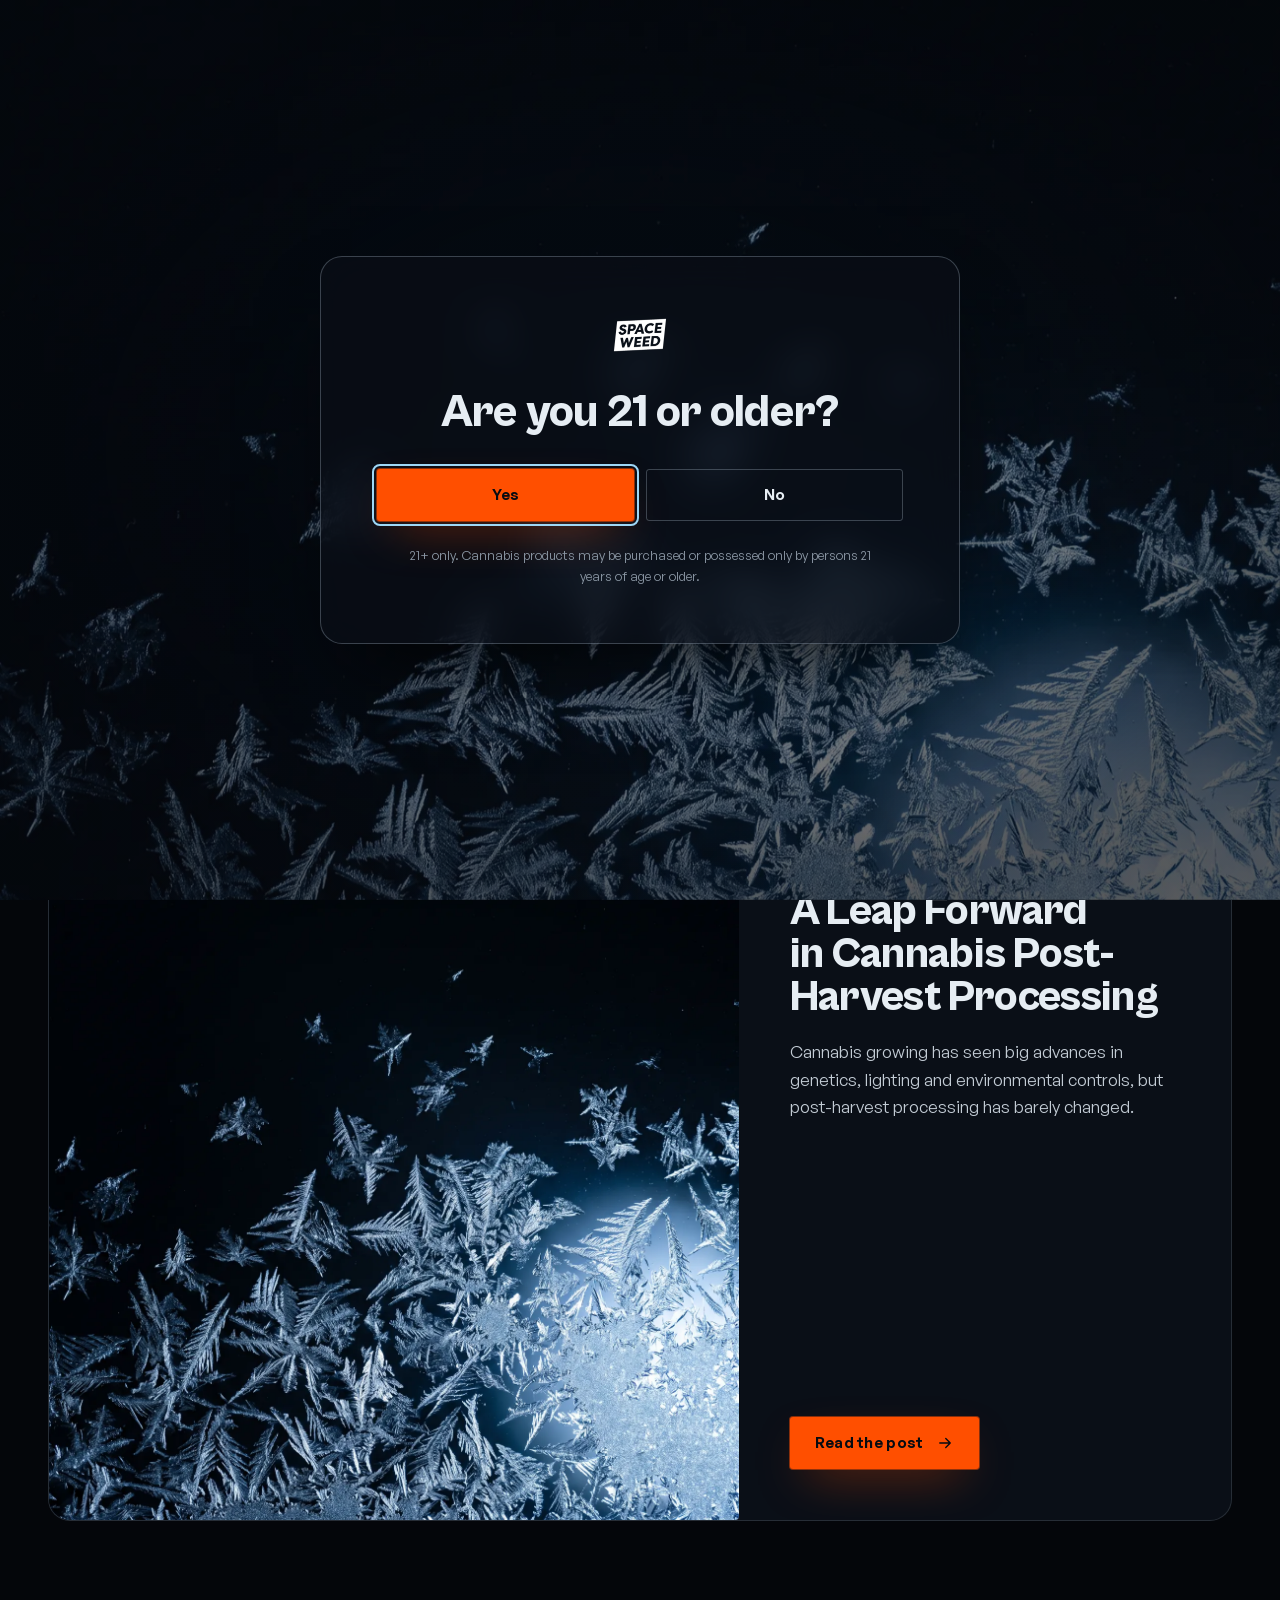
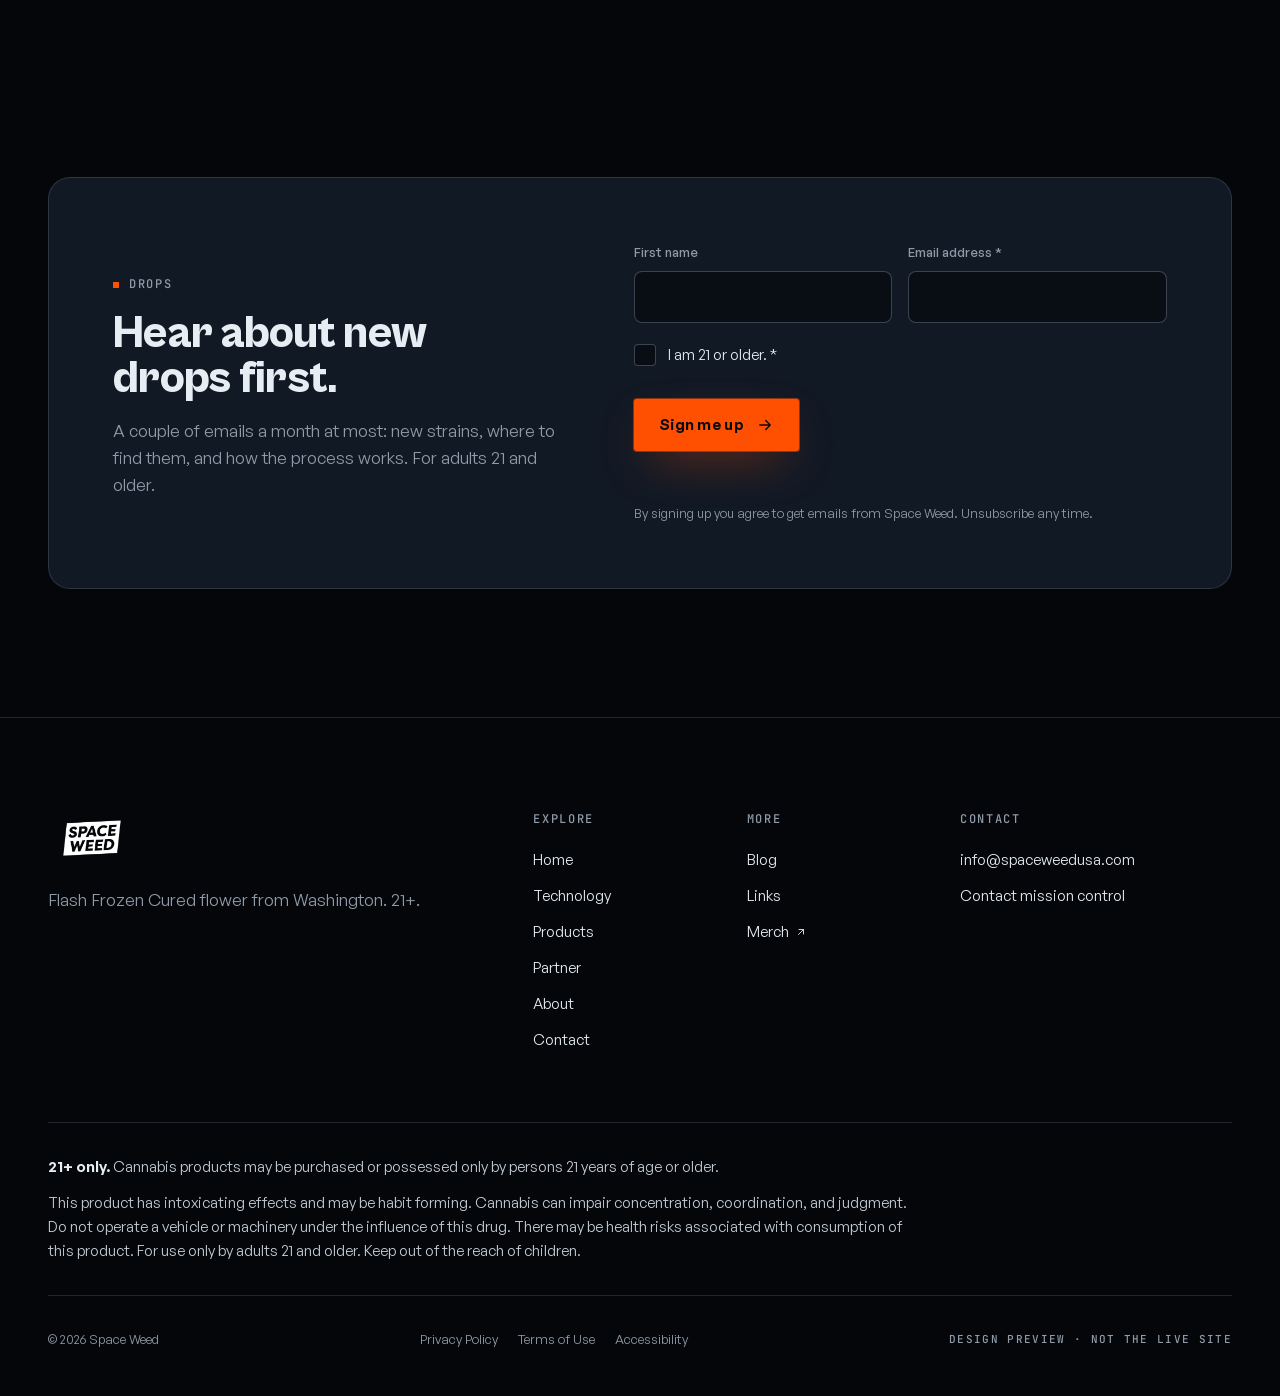
<file: blog.html>
<!doctype html>
<html lang="en" class="no-js">
<head>
<meta charset="utf-8">
<meta name="viewport" content="width=device-width, initial-scale=1, viewport-fit=cover">
<title>Space Weed Blog: Inside Flash Frozen Cured</title>
<meta name="description" content="How Flash Frozen Curing works: flower is frozen within an hour of harvest, then dried under vacuum as the ice turns straight to vapor. For adults 21+.">
<meta name="robots" content="noindex, nofollow">
<meta name="theme-color" content="#04060a">
<link rel="icon" href="assets/img/favicon.svg" type="image/svg+xml">
<link rel="stylesheet" href="assets/css/fonts.css">
<link rel="stylesheet" href="assets/css/site.css">
</head>
<body>
<div class="gate" data-gate hidden role="dialog" aria-modal="true" aria-labelledby="gate-q">
  <div class="gate__frost" aria-hidden="true"></div>
  <div class="gate__panel">
    <img src="assets/img/logo-white.webp" alt="Space Weed" width="80" height="44">
    <h2 id="gate-q">Are you 21 or older?</h2>
    <div class="gate__actions">
      <button class="btn btn--primary" type="button" data-gate-yes>Yes</button>
      <a class="btn btn--ghost" href="under-21.html">No</a>
    </div>
    <p class="fine">21+ only. Cannabis products may be purchased or possessed only by persons 21 years of age or older.</p>
  </div>
</div>
<a class="skip" href="#main">Skip to content</a>
<header class="site-nav">
  <div class="container nav-bar">
    <a class="brand" href="index.html" aria-label="Space Weed home"><img src="assets/img/logo-white.webp" alt="Space Weed" width="62" height="34"></a>
    <nav class="nav-links" aria-label="Main"><a href="index.html">Home</a><a href="technology.html">Technology</a><a href="products.html">Products</a><a href="partner.html">Partner</a><a href="about.html">About</a><a href="contact.html">Contact</a><a class="ext" href="https://www.shopspaceweed.com" target="_blank" rel="noopener">Merch <svg viewBox="0 0 24 24" fill="none" stroke="currentColor" stroke-width="1.8" stroke-linecap="round" stroke-linejoin="round" aria-hidden="true"><path d="M7 17L17 7M8 7h9v9"/></svg></a></nav>
    <div class="nav-meta">
      <span class="chip">WA · 21+</span>
      <button class="nav-toggle" type="button" aria-expanded="false" aria-controls="nav-sheet" aria-label="Menu"><span></span></button>
    </div>
  </div>
</header>
<nav class="nav-sheet" id="nav-sheet" aria-label="Main, small screens"><a href="index.html"><span>Home</span><span class="num">01</span></a><a href="technology.html"><span>Technology</span><span class="num">02</span></a><a href="products.html"><span>Products</span><span class="num">03</span></a><a href="partner.html"><span>Partner</span><span class="num">04</span></a><a href="about.html"><span>About</span><span class="num">05</span></a><a href="contact.html"><span>Contact</span><span class="num">06</span></a><a href="https://www.shopspaceweed.com" target="_blank" rel="noopener"><span>Merch</span><span class="num">↗</span></a></nav>
<main id="main" tabindex="-1">

<section class="page-hero" aria-labelledby="b-title">
  <div class="container">
    <p class="label" data-reveal>Blog</p>
    <h1 id="b-title" data-reveal style="--i:1">Inside Flash Frozen Cured</h1>
    <p class="lead" data-reveal style="--i:2">How Flash Frozen Curing works: flower is frozen within an hour of harvest, then dried under vacuum as the ice turns straight to vapor.</p>
  </div>
</section>
<section class="section" style="padding-top:0" aria-label="Posts">
  <div class="container">
    <a class="log" href="blog-science.html" data-reveal>
      <div class="frame"><img src="assets/img/frost.webp" alt="" width="1400" height="1738" loading="lazy"></div>
      <div class="log__body">
        <p class="label">Mission log 001</p>
        <h2>The Science Behind Flash Frozen Cured™: A Leap Forward in Cannabis Post-Harvest Processing</h2>
        <p>Cannabis growing has seen big advances in genetics, lighting and environmental controls, but post-harvest processing has barely changed.</p>
        <span class="btn btn--primary">Read the post <svg viewBox="0 0 24 24" fill="none" stroke="currentColor" stroke-width="1.8" stroke-linecap="round" stroke-linejoin="round" aria-hidden="true"><path d="M5 12h14M13 6l6 6-6 6"/></svg></span>
      </div>
    </a>
  </div>
</section>

</main>
<section class="section" aria-labelledby="drops">
  <div class="container">
    <div class="signup" data-reveal>
      <div>
        <p class="label">Drops</p>
        <h2 id="drops">Hear about new drops first.</h2>
        <p>A couple of emails a month at most: new strains, where to find them, and how the process works. For adults 21 and older.</p>
      </div>
      <form data-mock novalidate>
        <div class="form-body">
          <div class="form-grid">
            <label class="field"><span>First name</span><input type="text" name="first" autocomplete="given-name"></label>
            <label class="field"><span>Email address *</span><input type="email" name="email" autocomplete="email" required></label>
            <label class="check span-2"><input type="checkbox" name="age" required><span>I am 21 or older. *</span></label>
            <div class="span-2"><button class="btn btn--primary" type="submit">Sign me up <svg viewBox="0 0 24 24" fill="none" stroke="currentColor" stroke-width="1.8" stroke-linecap="round" stroke-linejoin="round" aria-hidden="true"><path d="M5 12h14M13 6l6 6-6 6"/></svg></button></div>
            <p class="form-error span-2" role="alert"></p>
            <p class="fine span-2">By signing up you agree to get emails from Space Weed. Unsubscribe any time.</p>
          </div>
        </div>
        <p class="form-done" role="status"><svg viewBox="0 0 24 24" fill="none" stroke="currentColor" stroke-width="2" stroke-linecap="round" stroke-linejoin="round" aria-hidden="true"><path d="M5 12.5l4.5 4.5L19 7.5"/></svg> You're in. Thanks for signing up.</p>
      </form>
    </div>
  </div>
</section>
<footer class="site-footer">
  <div class="container">
    <div class="footer-top">
      <div class="footer-brand">
        <img src="assets/img/logo-white.webp" alt="Space Weed" width="88" height="48">
        <p>Flash Frozen Cured flower from Washington. 21+.</p>
      </div>
      <div class="footer-col"><h4>Explore</h4><div style="display:grid"><a href="index.html">Home</a><a href="technology.html">Technology</a><a href="products.html">Products</a><a href="partner.html">Partner</a><a href="about.html">About</a><a href="contact.html">Contact</a></div></div>
      <div class="footer-col"><h4>More</h4><div style="display:grid"><a href="blog.html">Blog</a><a href="links.html">Links</a><a href="https://www.shopspaceweed.com" target="_blank" rel="noopener">Merch <svg viewBox="0 0 24 24" fill="none" stroke="currentColor" stroke-width="1.8" stroke-linecap="round" stroke-linejoin="round" aria-hidden="true"><path d="M7 17L17 7M8 7h9v9"/></svg></a></div></div>
      <div class="footer-col"><h4>Contact</h4><div style="display:grid"><a href="mailto:info@spaceweedusa.com">info@spaceweedusa.com</a><a href="contact.html">Contact mission control</a></div></div>
    </div>
    <div class="warnings">
      <p><strong>21+ only.</strong> Cannabis products may be purchased or possessed only by persons 21 years of age or older.</p>
      <p>This product has intoxicating effects and may be habit forming. Cannabis can impair concentration, coordination, and judgment. Do not operate a vehicle or machinery under the influence of this drug. There may be health risks associated with consumption of this product. For use only by adults 21 and older. Keep out of the reach of children.</p>
    </div>
    <div class="footer-base">
      <span>© <span data-year>2026</span> Space Weed</span>
      <nav aria-label="Legal"><a href="#">Privacy Policy</a><a href="#">Terms of Use</a><a href="#">Accessibility</a></nav>
      <span class="preview-note">Design preview · not the live site</span>
    </div>
  </div>
</footer>
<script src="assets/js/site.js" defer></script>
</body>
</html>
</file>
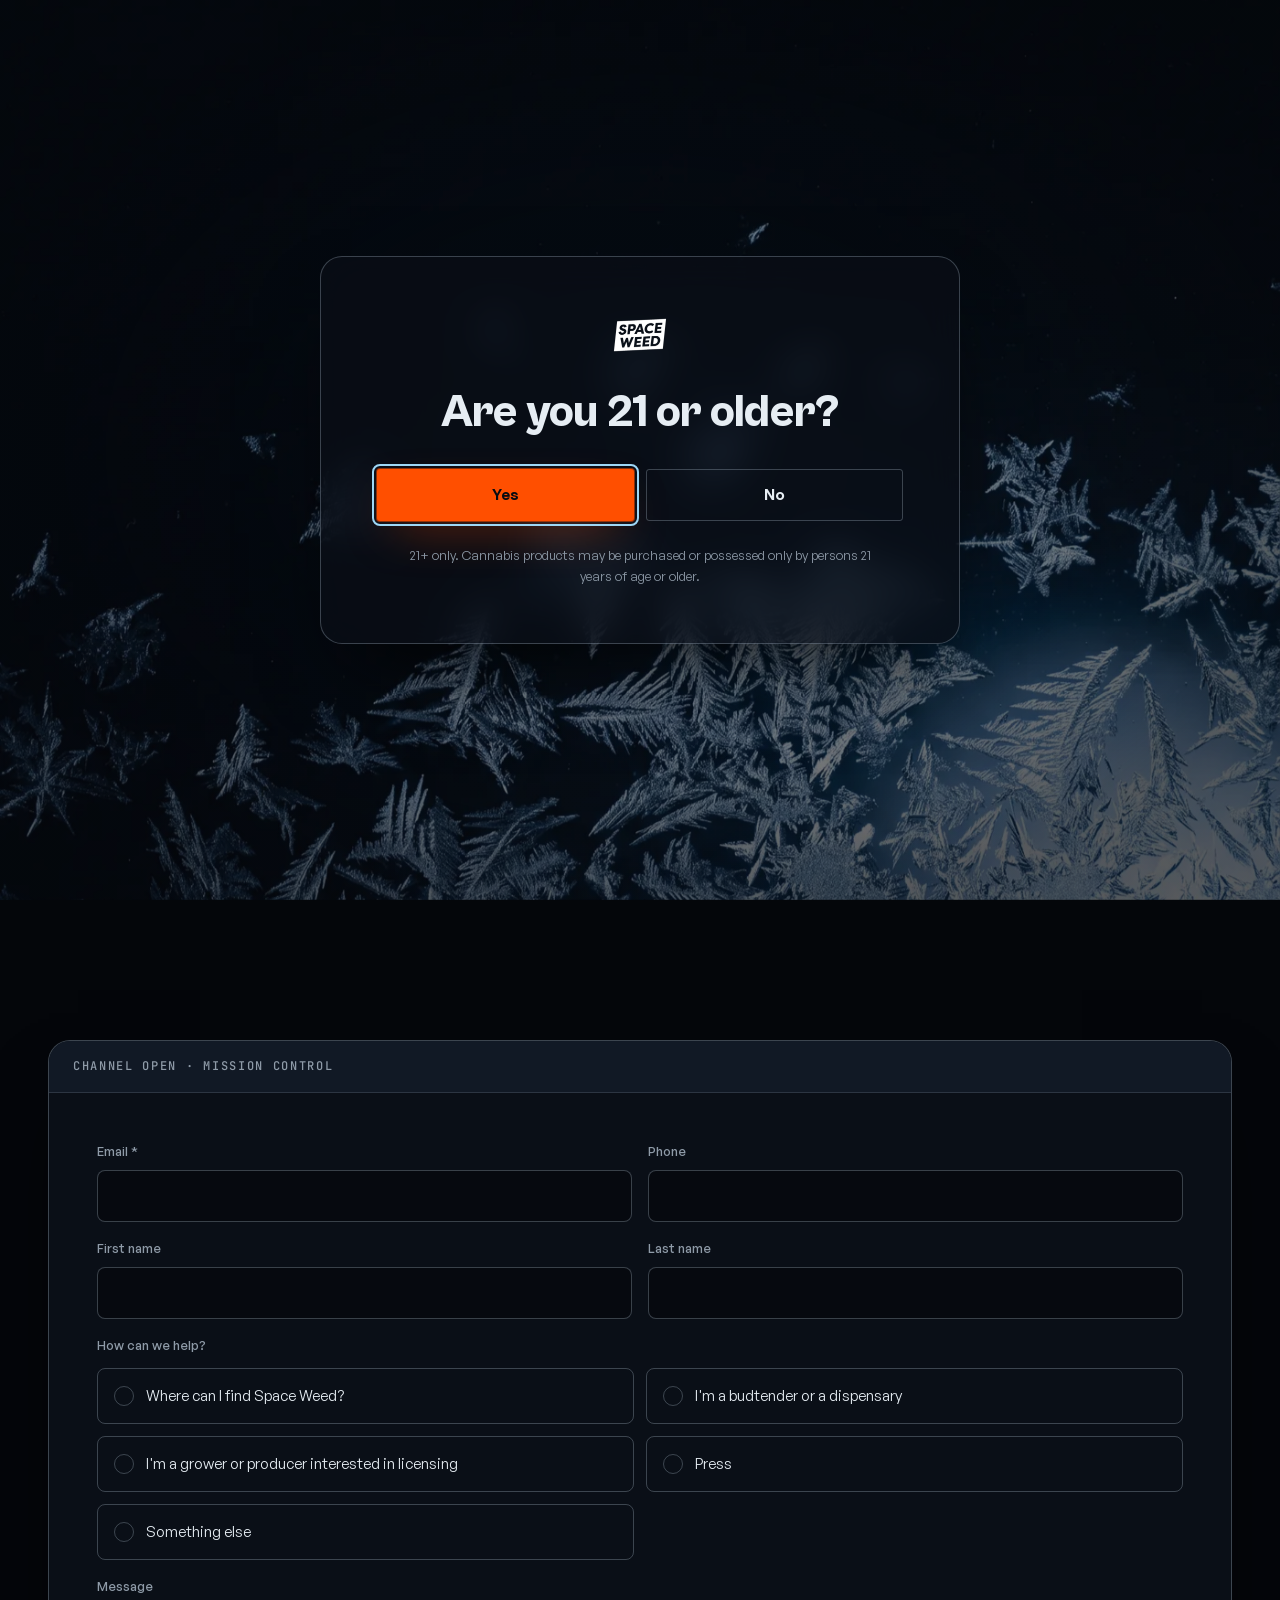
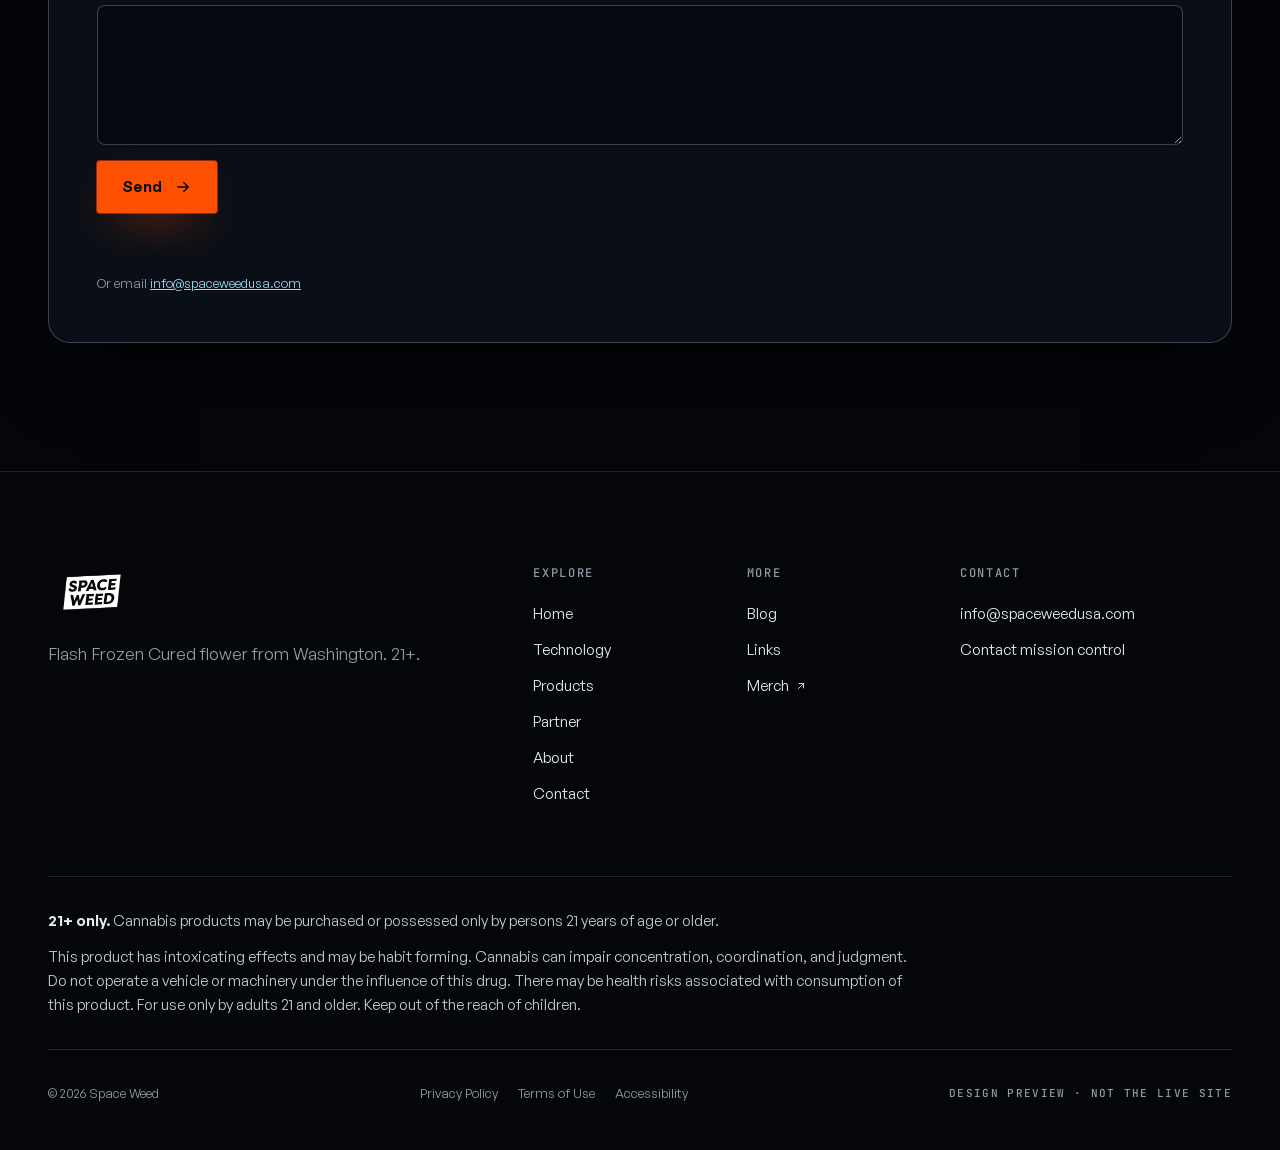
<file: contact.html>
<!doctype html>
<html lang="en" class="no-js">
<head>
<meta charset="utf-8">
<meta name="viewport" content="width=device-width, initial-scale=1, viewport-fit=cover">
<title>Contact | Space Weed</title>
<meta name="description" content="Questions about stocking Space Weed, licensing the process, or press? Email info@spaceweedusa.com.">
<meta name="robots" content="noindex, nofollow">
<meta name="theme-color" content="#04060a">
<link rel="icon" href="assets/img/favicon.svg" type="image/svg+xml">
<link rel="stylesheet" href="assets/css/fonts.css">
<link rel="stylesheet" href="assets/css/site.css">
</head>
<body>
<div class="gate" data-gate hidden role="dialog" aria-modal="true" aria-labelledby="gate-q">
  <div class="gate__frost" aria-hidden="true"></div>
  <div class="gate__panel">
    <img src="assets/img/logo-white.webp" alt="Space Weed" width="80" height="44">
    <h2 id="gate-q">Are you 21 or older?</h2>
    <div class="gate__actions">
      <button class="btn btn--primary" type="button" data-gate-yes>Yes</button>
      <a class="btn btn--ghost" href="under-21.html">No</a>
    </div>
    <p class="fine">21+ only. Cannabis products may be purchased or possessed only by persons 21 years of age or older.</p>
  </div>
</div>
<a class="skip" href="#main">Skip to content</a>
<header class="site-nav">
  <div class="container nav-bar">
    <a class="brand" href="index.html" aria-label="Space Weed home"><img src="assets/img/logo-white.webp" alt="Space Weed" width="62" height="34"></a>
    <nav class="nav-links" aria-label="Main"><a href="index.html">Home</a><a href="technology.html">Technology</a><a href="products.html">Products</a><a href="partner.html">Partner</a><a href="about.html">About</a><a href="contact.html" aria-current="page">Contact</a><a class="ext" href="https://www.shopspaceweed.com" target="_blank" rel="noopener">Merch <svg viewBox="0 0 24 24" fill="none" stroke="currentColor" stroke-width="1.8" stroke-linecap="round" stroke-linejoin="round" aria-hidden="true"><path d="M7 17L17 7M8 7h9v9"/></svg></a></nav>
    <div class="nav-meta">
      <span class="chip">WA · 21+</span>
      <button class="nav-toggle" type="button" aria-expanded="false" aria-controls="nav-sheet" aria-label="Menu"><span></span></button>
    </div>
  </div>
</header>
<nav class="nav-sheet" id="nav-sheet" aria-label="Main, small screens"><a href="index.html"><span>Home</span><span class="num">01</span></a><a href="technology.html"><span>Technology</span><span class="num">02</span></a><a href="products.html"><span>Products</span><span class="num">03</span></a><a href="partner.html"><span>Partner</span><span class="num">04</span></a><a href="about.html"><span>About</span><span class="num">05</span></a><a href="contact.html" aria-current="page"><span>Contact</span><span class="num">06</span></a><a href="https://www.shopspaceweed.com" target="_blank" rel="noopener"><span>Merch</span><span class="num">↗</span></a></nav>
<main id="main" tabindex="-1">

<section class="page-hero page-hero--split" aria-labelledby="c-title">
  <div class="container page-hero__grid">
    <div>
      <p class="label" data-reveal>Contact</p>
      <h1 id="c-title" data-reveal style="--i:1">Contact mission control</h1>
      <p class="lead" data-reveal style="--i:2">Questions about stocking Space Weed, licensing the process, or press? Send us a message and one of our Space Cadets will get back to you in an intergalactic minute.</p>
    </div>
    <div class="frame page-hero__media" data-reveal style="--i:2"><video src="assets/video/aurora-loop.mp4" autoplay muted loop playsinline preload="metadata" aria-hidden="true"></video><span class="frame__cap">Live feed</span></div>
  </div>
</section>

<section class="section" aria-label="Contact form">
  <div class="container">
    <div class="console" data-reveal>
      <div class="console__bar"><span class="label label--plain">Channel open · Mission control</span></div>
      <div class="console__body">
        <form data-mock novalidate>
          <div class="form-body">
            <div class="form-grid">
              <label class="field"><span>Email *</span><input type="email" name="email" autocomplete="email" required></label>
              <label class="field"><span>Phone</span><input type="tel" name="phone" autocomplete="tel"></label>
              <label class="field"><span>First name</span><input type="text" name="first" autocomplete="given-name"></label>
              <label class="field"><span>Last name</span><input type="text" name="last" autocomplete="family-name"></label>
              <fieldset class="choices span-2">
                <legend>How can we help?</legend>
                <label class="choice"><input type="radio" name="help" value="find">Where can I find Space Weed?</label>
                <label class="choice"><input type="radio" name="help" value="dispensary">I'm a budtender or a dispensary</label>
                <label class="choice"><input type="radio" name="help" value="grower">I'm a grower or producer interested in licensing</label>
                <label class="choice"><input type="radio" name="help" value="press">Press</label>
                <label class="choice"><input type="radio" name="help" value="else">Something else</label>
              </fieldset>
              <label class="field span-2"><span>Message</span><textarea name="message"></textarea></label>
              <div class="span-2"><button class="btn btn--primary" type="submit">Send <svg viewBox="0 0 24 24" fill="none" stroke="currentColor" stroke-width="1.8" stroke-linecap="round" stroke-linejoin="round" aria-hidden="true"><path d="M5 12h14M13 6l6 6-6 6"/></svg></button></div>
              <p class="form-error span-2" role="alert"></p>
            </div>
          </div>
          <p class="form-done" role="status"><svg viewBox="0 0 24 24" fill="none" stroke="currentColor" stroke-width="2" stroke-linecap="round" stroke-linejoin="round" aria-hidden="true"><path d="M5 12.5l4.5 4.5L19 7.5"/></svg> Message received. Mission control will get back to you soon.</p>
        </form>
        <p class="fine" style="margin-top:24px">Or email <a href="mailto:info@spaceweedusa.com" style="color:var(--ice)">info@spaceweedusa.com</a></p>
      </div>
    </div>
  </div>
</section>

</main>
<footer class="site-footer">
  <div class="container">
    <div class="footer-top">
      <div class="footer-brand">
        <img src="assets/img/logo-white.webp" alt="Space Weed" width="88" height="48">
        <p>Flash Frozen Cured flower from Washington. 21+.</p>
      </div>
      <div class="footer-col"><h4>Explore</h4><div style="display:grid"><a href="index.html">Home</a><a href="technology.html">Technology</a><a href="products.html">Products</a><a href="partner.html">Partner</a><a href="about.html">About</a><a href="contact.html">Contact</a></div></div>
      <div class="footer-col"><h4>More</h4><div style="display:grid"><a href="blog.html">Blog</a><a href="links.html">Links</a><a href="https://www.shopspaceweed.com" target="_blank" rel="noopener">Merch <svg viewBox="0 0 24 24" fill="none" stroke="currentColor" stroke-width="1.8" stroke-linecap="round" stroke-linejoin="round" aria-hidden="true"><path d="M7 17L17 7M8 7h9v9"/></svg></a></div></div>
      <div class="footer-col"><h4>Contact</h4><div style="display:grid"><a href="mailto:info@spaceweedusa.com">info@spaceweedusa.com</a><a href="contact.html">Contact mission control</a></div></div>
    </div>
    <div class="warnings">
      <p><strong>21+ only.</strong> Cannabis products may be purchased or possessed only by persons 21 years of age or older.</p>
      <p>This product has intoxicating effects and may be habit forming. Cannabis can impair concentration, coordination, and judgment. Do not operate a vehicle or machinery under the influence of this drug. There may be health risks associated with consumption of this product. For use only by adults 21 and older. Keep out of the reach of children.</p>
    </div>
    <div class="footer-base">
      <span>© <span data-year>2026</span> Space Weed</span>
      <nav aria-label="Legal"><a href="#">Privacy Policy</a><a href="#">Terms of Use</a><a href="#">Accessibility</a></nav>
      <span class="preview-note">Design preview · not the live site</span>
    </div>
  </div>
</footer>
<script src="assets/js/site.js" defer></script>
</body>
</html>
</file>
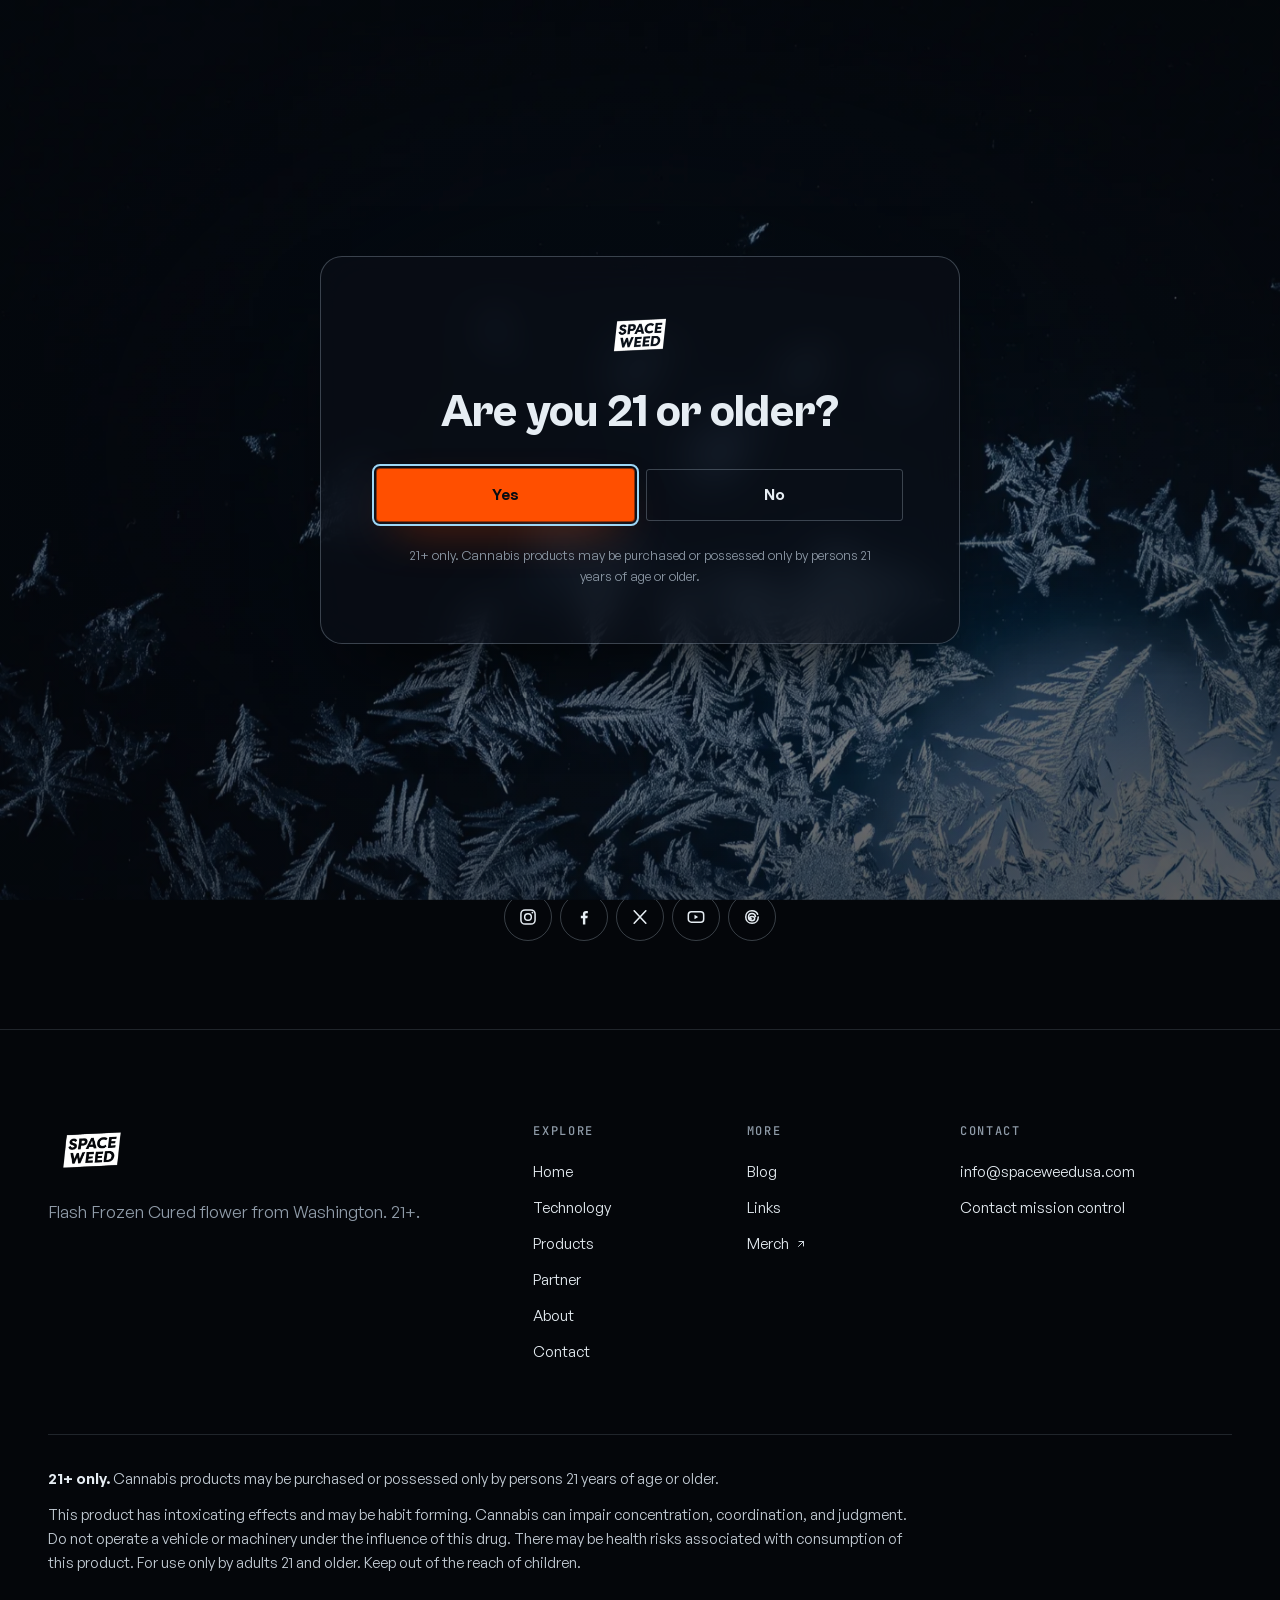
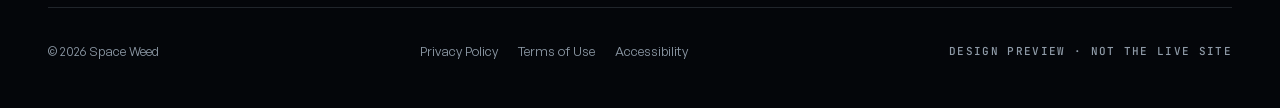
<file: links.html>
<!doctype html>
<html lang="en" class="no-js">
<head>
<meta charset="utf-8">
<meta name="viewport" content="width=device-width, initial-scale=1, viewport-fit=cover">
<title>Links | Space Weed</title>
<meta name="description" content="Flash Frozen Cured flower, frozen within an hour of harvest. 21+ only.">
<meta name="robots" content="noindex, nofollow">
<meta name="theme-color" content="#04060a">
<link rel="icon" href="assets/img/favicon.svg" type="image/svg+xml">
<link rel="stylesheet" href="assets/css/fonts.css">
<link rel="stylesheet" href="assets/css/site.css">
</head>
<body>
<div class="gate" data-gate hidden role="dialog" aria-modal="true" aria-labelledby="gate-q">
  <div class="gate__frost" aria-hidden="true"></div>
  <div class="gate__panel">
    <img src="assets/img/logo-white.webp" alt="Space Weed" width="80" height="44">
    <h2 id="gate-q">Are you 21 or older?</h2>
    <div class="gate__actions">
      <button class="btn btn--primary" type="button" data-gate-yes>Yes</button>
      <a class="btn btn--ghost" href="under-21.html">No</a>
    </div>
    <p class="fine">21+ only. Cannabis products may be purchased or possessed only by persons 21 years of age or older.</p>
  </div>
</div>
<main id="main" tabindex="-1">

<section class="links-page">
  <div class="links-card">
    <img class="nugmini" src="assets/img/nug.webp" alt="" width="709" height="861">
    <img class="logo" src="assets/img/logo-white.webp" alt="Space Weed" width="80" height="44">
    <p>Flash Frozen Cured flower, frozen within an hour of harvest. 21+ only.</p>
    <div class="link-btns">
      <a href="technology.html">How Flash Frozen Cured works <svg viewBox="0 0 24 24" fill="none" stroke="currentColor" stroke-width="1.8" stroke-linecap="round" stroke-linejoin="round" aria-hidden="true"><path d="M5 12h14M13 6l6 6-6 6"/></svg></a>
      <a href="products.html">The flower and pre-rolls <svg viewBox="0 0 24 24" fill="none" stroke="currentColor" stroke-width="1.8" stroke-linecap="round" stroke-linejoin="round" aria-hidden="true"><path d="M5 12h14M13 6l6 6-6 6"/></svg></a>
      <a href="partner.html#partner-options">For dispensaries and budtenders <svg viewBox="0 0 24 24" fill="none" stroke="currentColor" stroke-width="1.8" stroke-linecap="round" stroke-linejoin="round" aria-hidden="true"><path d="M5 12h14M13 6l6 6-6 6"/></svg></a>
      <a href="partner.html#partner-options">For growers: license the process <svg viewBox="0 0 24 24" fill="none" stroke="currentColor" stroke-width="1.8" stroke-linecap="round" stroke-linejoin="round" aria-hidden="true"><path d="M5 12h14M13 6l6 6-6 6"/></svg></a>
      <a href="https://www.shopspaceweed.com" target="_blank" rel="noopener">Space Weed merch <svg viewBox="0 0 24 24" fill="none" stroke="currentColor" stroke-width="1.8" stroke-linecap="round" stroke-linejoin="round" aria-hidden="true"><path d="M7 17L17 7M8 7h9v9"/></svg></a>
      <a href="contact.html">Contact us <svg viewBox="0 0 24 24" fill="none" stroke="currentColor" stroke-width="1.8" stroke-linecap="round" stroke-linejoin="round" aria-hidden="true"><path d="M5 12h14M13 6l6 6-6 6"/></svg></a>
    </div>
    <div class="socials"><a href="https://www.instagram.com/spaceweedusa" target="_blank" rel="noopener" aria-label="Instagram"><svg viewBox="0 0 24 24" fill="none" stroke="currentColor" stroke-width="1.8" aria-hidden="true"><rect x="3.5" y="3.5" width="17" height="17" rx="5"/><circle cx="12" cy="12" r="4"/><circle cx="17.3" cy="6.7" r="1.1" fill="currentColor" stroke="none"/></svg></a><a href="https://www.facebook.com/spacexweed" target="_blank" rel="noopener" aria-label="Facebook"><svg viewBox="0 0 24 24" fill="currentColor" aria-hidden="true"><path d="M13.6 21v-7.4h2.5l.4-3h-2.9V8.8c0-.8.3-1.4 1.5-1.4h1.5V4.8c-.3 0-1.2-.1-2.2-.1-2.2 0-3.7 1.3-3.7 3.8v2.1H8.2v3h2.5V21h2.9z"/></svg></a><a href="https://x.com/spaceweedusa" target="_blank" rel="noopener" aria-label="X"><svg viewBox="0 0 24 24" fill="none" stroke="currentColor" stroke-width="1.9" stroke-linecap="round" aria-hidden="true"><path d="M5 4.5l14 15M19 4.5l-14 15"/></svg></a><a href="https://www.youtube.com/@spaceweedusa" target="_blank" rel="noopener" aria-label="YouTube"><svg viewBox="0 0 24 24" fill="none" stroke="currentColor" stroke-width="1.8" aria-hidden="true"><rect x="2.8" y="5.8" width="18.4" height="12.4" rx="3.6"/><path d="M10.2 9.4v5.2l4.4-2.6z" fill="currentColor" stroke="none"/></svg></a><a href="https://www.threads.com/@spaceweedusa" target="_blank" rel="noopener" aria-label="Threads"><svg viewBox="0 0 24 24" fill="none" stroke="currentColor" stroke-width="1.8" stroke-linecap="round" aria-hidden="true"><path d="M16.2 11.4c-.4-2.4-2-3.6-4.2-3.6-2.5 0-4.2 1.8-4.2 4.3 0 2.6 1.7 4.3 4.1 4.3 1.9 0 3.3-1 3.3-2.6 0-1.7-1.5-2.4-3.2-2.4-1.5 0-2.4.6-2.4 1.6 0 .9.8 1.4 1.8 1.4"/><path d="M19.5 12c0 4.6-3 7.5-7.4 7.5S4.5 16.4 4.5 12 7.4 4.5 12 4.5c3.3 0 5.7 1.5 6.8 4.3"/></svg></a></div>
  </div>
</section>

</main>
<footer class="site-footer">
  <div class="container">
    <div class="footer-top">
      <div class="footer-brand">
        <img src="assets/img/logo-white.webp" alt="Space Weed" width="88" height="48">
        <p>Flash Frozen Cured flower from Washington. 21+.</p>
      </div>
      <div class="footer-col"><h4>Explore</h4><div style="display:grid"><a href="index.html">Home</a><a href="technology.html">Technology</a><a href="products.html">Products</a><a href="partner.html">Partner</a><a href="about.html">About</a><a href="contact.html">Contact</a></div></div>
      <div class="footer-col"><h4>More</h4><div style="display:grid"><a href="blog.html">Blog</a><a href="links.html">Links</a><a href="https://www.shopspaceweed.com" target="_blank" rel="noopener">Merch <svg viewBox="0 0 24 24" fill="none" stroke="currentColor" stroke-width="1.8" stroke-linecap="round" stroke-linejoin="round" aria-hidden="true"><path d="M7 17L17 7M8 7h9v9"/></svg></a></div></div>
      <div class="footer-col"><h4>Contact</h4><div style="display:grid"><a href="mailto:info@spaceweedusa.com">info@spaceweedusa.com</a><a href="contact.html">Contact mission control</a></div></div>
    </div>
    <div class="warnings">
      <p><strong>21+ only.</strong> Cannabis products may be purchased or possessed only by persons 21 years of age or older.</p>
      <p>This product has intoxicating effects and may be habit forming. Cannabis can impair concentration, coordination, and judgment. Do not operate a vehicle or machinery under the influence of this drug. There may be health risks associated with consumption of this product. For use only by adults 21 and older. Keep out of the reach of children.</p>
    </div>
    <div class="footer-base">
      <span>© <span data-year>2026</span> Space Weed</span>
      <nav aria-label="Legal"><a href="#">Privacy Policy</a><a href="#">Terms of Use</a><a href="#">Accessibility</a></nav>
      <span class="preview-note">Design preview · not the live site</span>
    </div>
  </div>
</footer>
<script src="assets/js/site.js" defer></script>
</body>
</html>
</file>
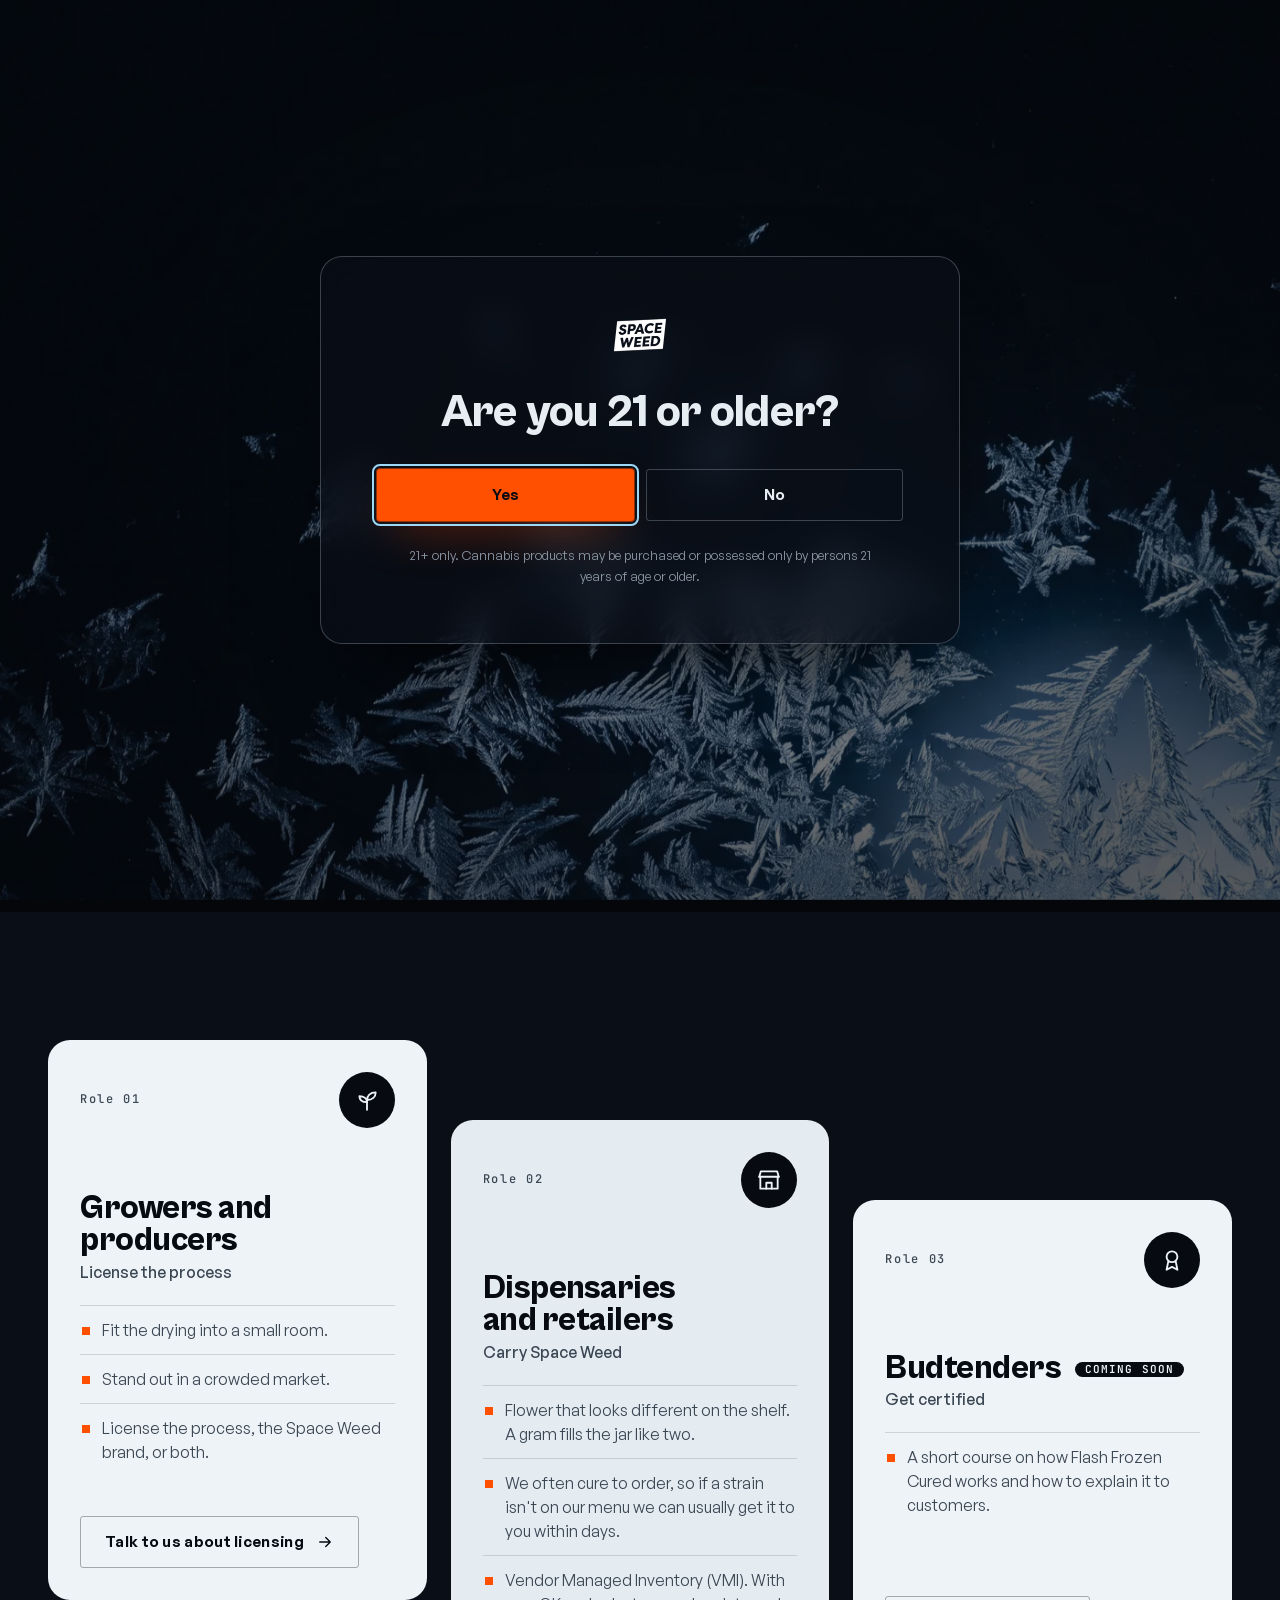
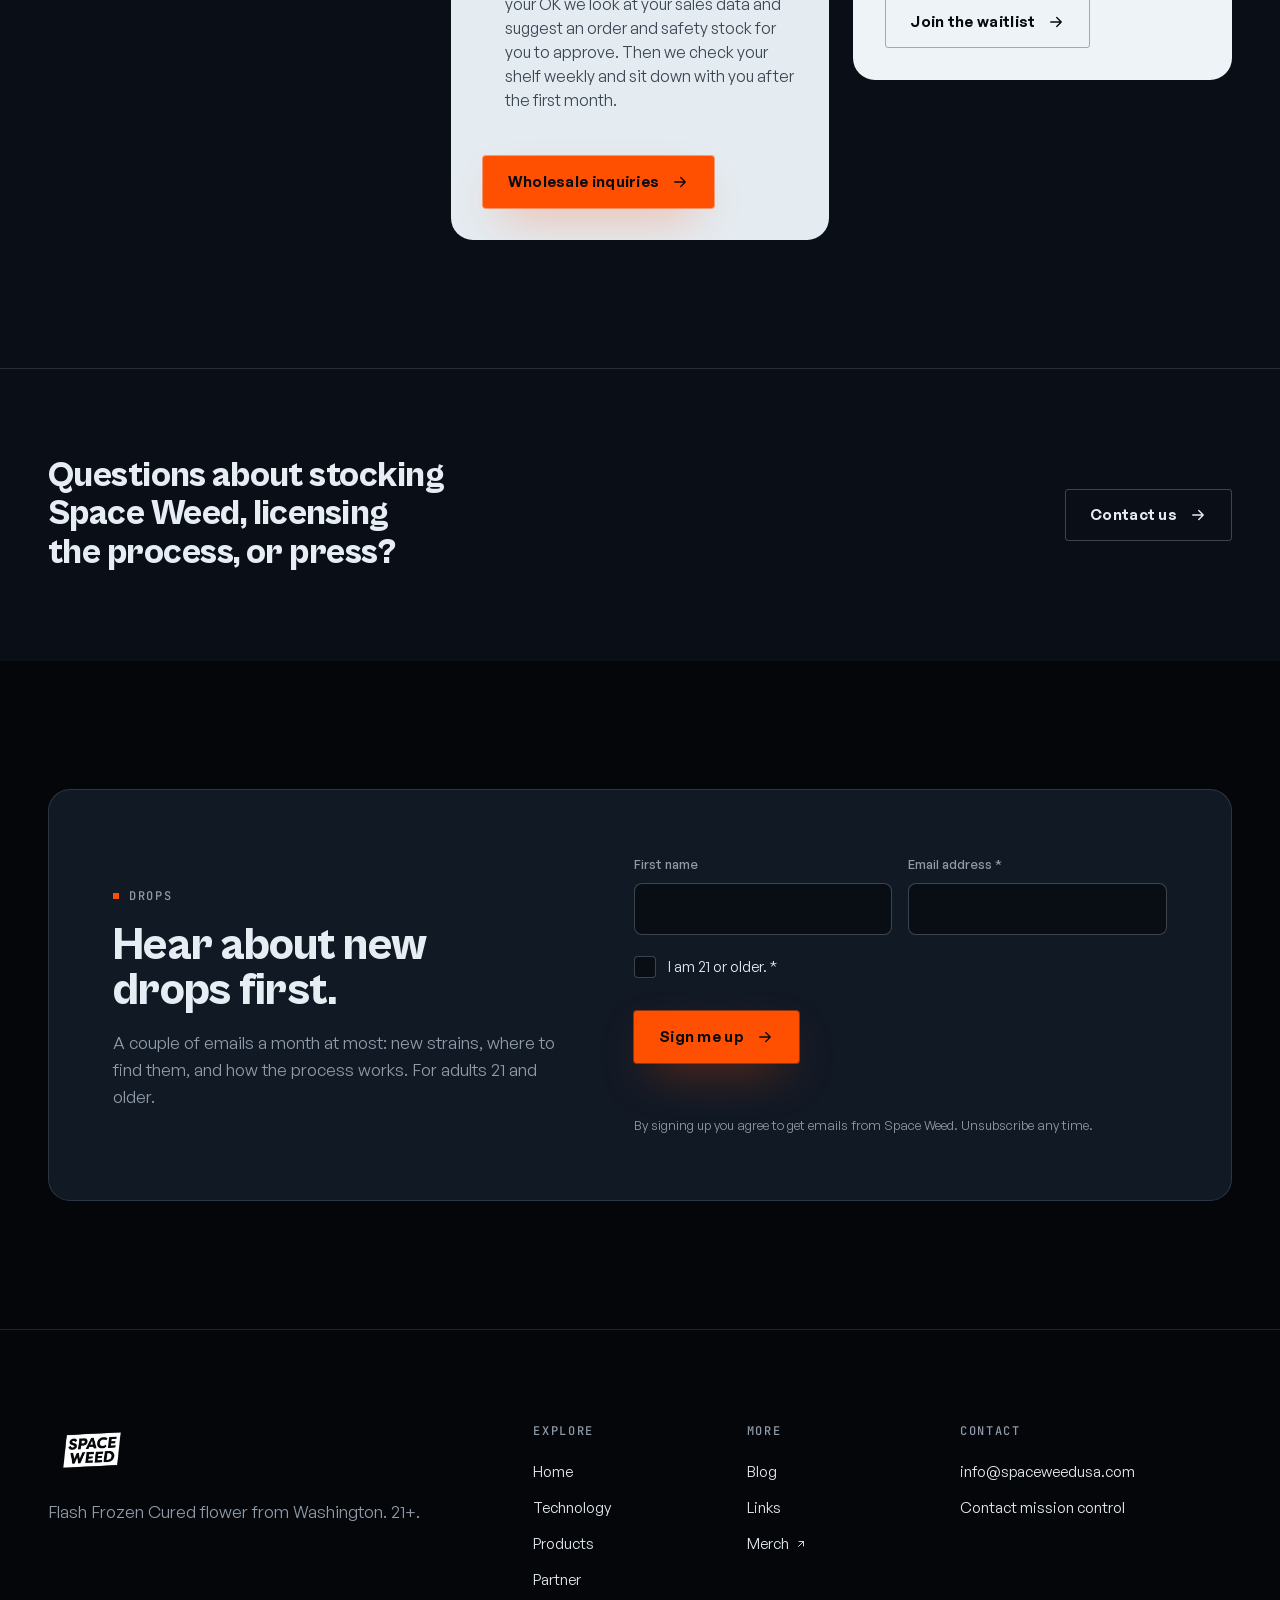
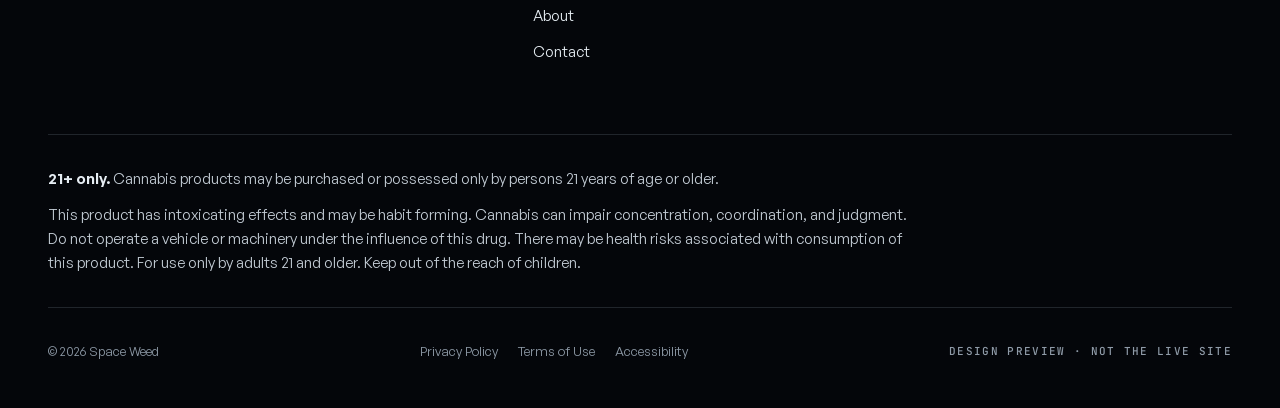
<file: partner.html>
<!doctype html>
<html lang="en" class="no-js">
<head>
<meta charset="utf-8">
<meta name="viewport" content="width=device-width, initial-scale=1, viewport-fit=cover">
<title>Partner with Space Weed</title>
<meta name="description" content="Growers, dispensaries and budtenders: there's a way to work with Space Weed. License the process, carry the flower, or get certified. 21+.">
<meta name="robots" content="noindex, nofollow">
<meta name="theme-color" content="#04060a">
<link rel="icon" href="assets/img/favicon.svg" type="image/svg+xml">
<link rel="stylesheet" href="assets/css/fonts.css">
<link rel="stylesheet" href="assets/css/site.css">
</head>
<body>
<div class="gate" data-gate hidden role="dialog" aria-modal="true" aria-labelledby="gate-q">
  <div class="gate__frost" aria-hidden="true"></div>
  <div class="gate__panel">
    <img src="assets/img/logo-white.webp" alt="Space Weed" width="80" height="44">
    <h2 id="gate-q">Are you 21 or older?</h2>
    <div class="gate__actions">
      <button class="btn btn--primary" type="button" data-gate-yes>Yes</button>
      <a class="btn btn--ghost" href="under-21.html">No</a>
    </div>
    <p class="fine">21+ only. Cannabis products may be purchased or possessed only by persons 21 years of age or older.</p>
  </div>
</div>
<a class="skip" href="#main">Skip to content</a>
<header class="site-nav">
  <div class="container nav-bar">
    <a class="brand" href="index.html" aria-label="Space Weed home"><img src="assets/img/logo-white.webp" alt="Space Weed" width="62" height="34"></a>
    <nav class="nav-links" aria-label="Main"><a href="index.html">Home</a><a href="technology.html">Technology</a><a href="products.html">Products</a><a href="partner.html" aria-current="page">Partner</a><a href="about.html">About</a><a href="contact.html">Contact</a><a class="ext" href="https://www.shopspaceweed.com" target="_blank" rel="noopener">Merch <svg viewBox="0 0 24 24" fill="none" stroke="currentColor" stroke-width="1.8" stroke-linecap="round" stroke-linejoin="round" aria-hidden="true"><path d="M7 17L17 7M8 7h9v9"/></svg></a></nav>
    <div class="nav-meta">
      <span class="chip">WA · 21+</span>
      <button class="nav-toggle" type="button" aria-expanded="false" aria-controls="nav-sheet" aria-label="Menu"><span></span></button>
    </div>
  </div>
</header>
<nav class="nav-sheet" id="nav-sheet" aria-label="Main, small screens"><a href="index.html"><span>Home</span><span class="num">01</span></a><a href="technology.html"><span>Technology</span><span class="num">02</span></a><a href="products.html"><span>Products</span><span class="num">03</span></a><a href="partner.html" aria-current="page"><span>Partner</span><span class="num">04</span></a><a href="about.html"><span>About</span><span class="num">05</span></a><a href="contact.html"><span>Contact</span><span class="num">06</span></a><a href="https://www.shopspaceweed.com" target="_blank" rel="noopener"><span>Merch</span><span class="num">↗</span></a></nav>
<main id="main" tabindex="-1">

<section class="page-hero page-hero--split" aria-labelledby="pa-title">
  <div class="container page-hero__grid">
    <div>
      <p class="label" data-reveal>Partner</p>
      <h1 id="pa-title" data-reveal style="--i:1">Partner with Space Weed</h1>
      <p class="lead" data-reveal style="--i:2">Whether you're a grower, a retailer or a budtender, there's a way to work with us.</p>
    </div>
    <div class="frame page-hero__media" data-reveal style="--i:2"><img src="assets/img/cryo-lab.webp" alt="A payload case in the lab" width="900" height="1612"><span class="frame__cap">Partner options</span></div>
  </div>
</section>

<section class="section section--deep" id="partner-options" aria-label="Partner options">
  <div class="container">
    <div class="roles">
      <article class="role" data-reveal>
        <div class="role__patch"><span class="num">Role 01</span><span class="role__icon"><svg viewBox="0 0 24 24" fill="none" stroke="currentColor" stroke-width="1.7" stroke-linecap="round" stroke-linejoin="round" aria-hidden="true"><path d="M12 21v-9"/><path d="M12 12c0-4 3-7 8-7 0 4-3 7-8 7z"/><path d="M12 14c0-3-2.5-5.5-7-5.5 0 3.5 2.5 5.5 7 5.5z"/></svg></span></div>
        <h3>Growers and producers<small>License the process</small></h3>
        <ul><li>Fit the drying into a small room.</li><li>Stand out in a crowded market.</li><li>License the process, the Space Weed brand, or both.</li></ul>
        <a class="btn btn--ghost" href="contact.html">Talk to us about licensing <svg viewBox="0 0 24 24" fill="none" stroke="currentColor" stroke-width="1.8" stroke-linecap="round" stroke-linejoin="round" aria-hidden="true"><path d="M5 12h14M13 6l6 6-6 6"/></svg></a>
      </article>
      <article class="role" data-reveal style="--i:1">
        <div class="role__patch"><span class="num">Role 02</span><span class="role__icon"><svg viewBox="0 0 24 24" fill="none" stroke="currentColor" stroke-width="1.7" stroke-linecap="round" stroke-linejoin="round" aria-hidden="true"><path d="M3 9l1.5-5h15L21 9"/><path d="M4 9v11h16V9"/><path d="M3 9h18"/><path d="M9.5 20v-5.5h5V20"/></svg></span></div>
        <h3>Dispensaries and retailers<small>Carry Space Weed</small></h3>
        <ul><li>Flower that looks different on the shelf. A gram fills the jar like two.</li><li>We often cure to order, so if a strain isn't on our menu we can usually get it to you within days.</li><li>Vendor Managed Inventory (VMI). With your OK we look at your sales data and suggest an order and safety stock for you to approve. Then we check your shelf weekly and sit down with you after the first month.</li></ul>
        <a class="btn btn--primary" href="contact.html">Wholesale inquiries <svg viewBox="0 0 24 24" fill="none" stroke="currentColor" stroke-width="1.8" stroke-linecap="round" stroke-linejoin="round" aria-hidden="true"><path d="M5 12h14M13 6l6 6-6 6"/></svg></a>
      </article>
      <article class="role" data-reveal style="--i:2">
        <div class="role__patch"><span class="num">Role 03</span><span class="role__icon"><svg viewBox="0 0 24 24" fill="none" stroke="currentColor" stroke-width="1.7" stroke-linecap="round" stroke-linejoin="round" aria-hidden="true"><circle cx="12" cy="9" r="5"/><path d="M8.6 13.3L7 21l5-2.6 5 2.6-1.6-7.7"/></svg></span></div>
        <h3>Budtenders <span class="soon">Coming soon</span><small>Get certified</small></h3>
        <ul><li>A short course on how Flash Frozen Cured works and how to explain it to customers.</li></ul>
        <a class="btn btn--ghost" href="contact.html">Join the waitlist <svg viewBox="0 0 24 24" fill="none" stroke="currentColor" stroke-width="1.8" stroke-linecap="round" stroke-linejoin="round" aria-hidden="true"><path d="M5 12h14M13 6l6 6-6 6"/></svg></a>
      </article>
    </div>
  </div>
</section>

</main>
<section class="section section--deep band-section">
  <div class="container band" data-reveal>
    <h2>Questions about stocking Space Weed, licensing the process, or press?</h2>
    <a class="btn btn--ghost" href="contact.html">Contact us <svg viewBox="0 0 24 24" fill="none" stroke="currentColor" stroke-width="1.8" stroke-linecap="round" stroke-linejoin="round" aria-hidden="true"><path d="M5 12h14M13 6l6 6-6 6"/></svg></a>
  </div>
</section>
<section class="section" aria-labelledby="drops">
  <div class="container">
    <div class="signup" data-reveal>
      <div>
        <p class="label">Drops</p>
        <h2 id="drops">Hear about new drops first.</h2>
        <p>A couple of emails a month at most: new strains, where to find them, and how the process works. For adults 21 and older.</p>
      </div>
      <form data-mock novalidate>
        <div class="form-body">
          <div class="form-grid">
            <label class="field"><span>First name</span><input type="text" name="first" autocomplete="given-name"></label>
            <label class="field"><span>Email address *</span><input type="email" name="email" autocomplete="email" required></label>
            <label class="check span-2"><input type="checkbox" name="age" required><span>I am 21 or older. *</span></label>
            <div class="span-2"><button class="btn btn--primary" type="submit">Sign me up <svg viewBox="0 0 24 24" fill="none" stroke="currentColor" stroke-width="1.8" stroke-linecap="round" stroke-linejoin="round" aria-hidden="true"><path d="M5 12h14M13 6l6 6-6 6"/></svg></button></div>
            <p class="form-error span-2" role="alert"></p>
            <p class="fine span-2">By signing up you agree to get emails from Space Weed. Unsubscribe any time.</p>
          </div>
        </div>
        <p class="form-done" role="status"><svg viewBox="0 0 24 24" fill="none" stroke="currentColor" stroke-width="2" stroke-linecap="round" stroke-linejoin="round" aria-hidden="true"><path d="M5 12.5l4.5 4.5L19 7.5"/></svg> You're in. Thanks for signing up.</p>
      </form>
    </div>
  </div>
</section>
<footer class="site-footer">
  <div class="container">
    <div class="footer-top">
      <div class="footer-brand">
        <img src="assets/img/logo-white.webp" alt="Space Weed" width="88" height="48">
        <p>Flash Frozen Cured flower from Washington. 21+.</p>
      </div>
      <div class="footer-col"><h4>Explore</h4><div style="display:grid"><a href="index.html">Home</a><a href="technology.html">Technology</a><a href="products.html">Products</a><a href="partner.html">Partner</a><a href="about.html">About</a><a href="contact.html">Contact</a></div></div>
      <div class="footer-col"><h4>More</h4><div style="display:grid"><a href="blog.html">Blog</a><a href="links.html">Links</a><a href="https://www.shopspaceweed.com" target="_blank" rel="noopener">Merch <svg viewBox="0 0 24 24" fill="none" stroke="currentColor" stroke-width="1.8" stroke-linecap="round" stroke-linejoin="round" aria-hidden="true"><path d="M7 17L17 7M8 7h9v9"/></svg></a></div></div>
      <div class="footer-col"><h4>Contact</h4><div style="display:grid"><a href="mailto:info@spaceweedusa.com">info@spaceweedusa.com</a><a href="contact.html">Contact mission control</a></div></div>
    </div>
    <div class="warnings">
      <p><strong>21+ only.</strong> Cannabis products may be purchased or possessed only by persons 21 years of age or older.</p>
      <p>This product has intoxicating effects and may be habit forming. Cannabis can impair concentration, coordination, and judgment. Do not operate a vehicle or machinery under the influence of this drug. There may be health risks associated with consumption of this product. For use only by adults 21 and older. Keep out of the reach of children.</p>
    </div>
    <div class="footer-base">
      <span>© <span data-year>2026</span> Space Weed</span>
      <nav aria-label="Legal"><a href="#">Privacy Policy</a><a href="#">Terms of Use</a><a href="#">Accessibility</a></nav>
      <span class="preview-note">Design preview · not the live site</span>
    </div>
  </div>
</footer>
<script src="assets/js/site.js" defer></script>
</body>
</html>
</file>
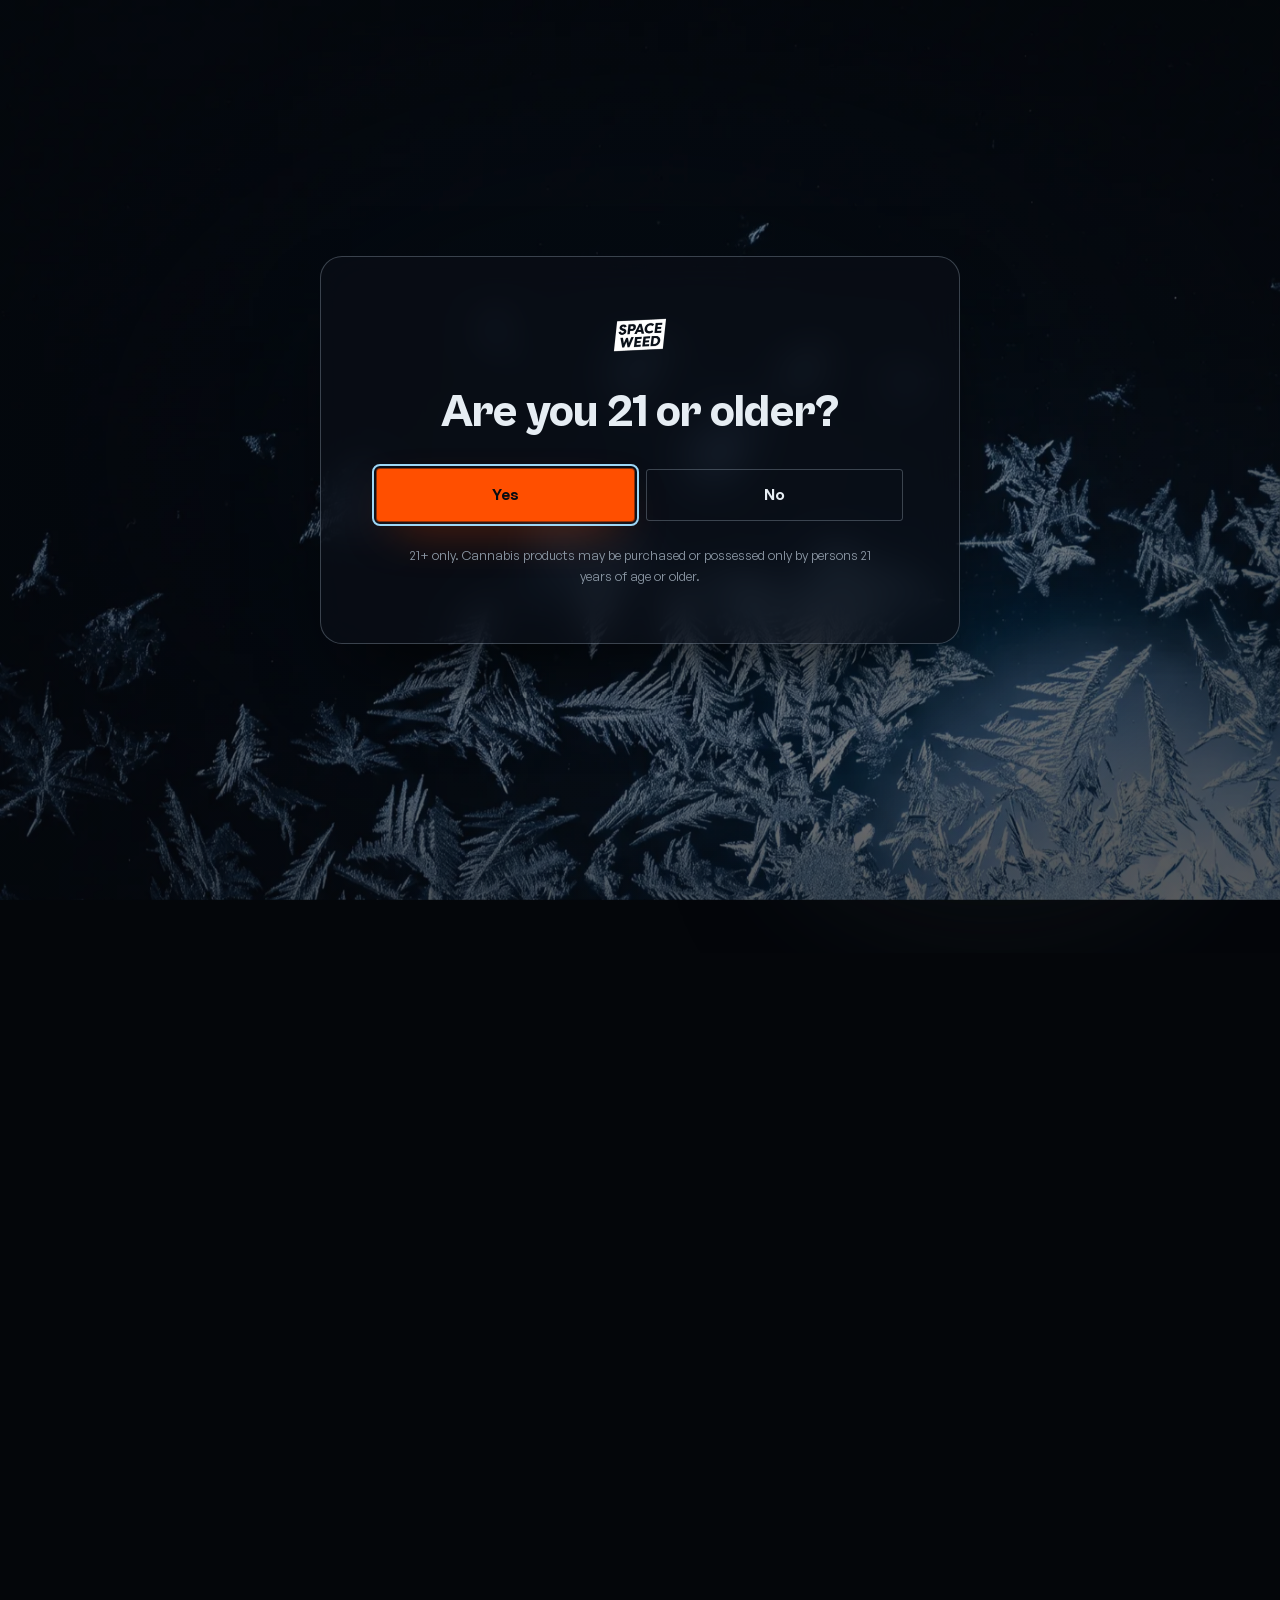
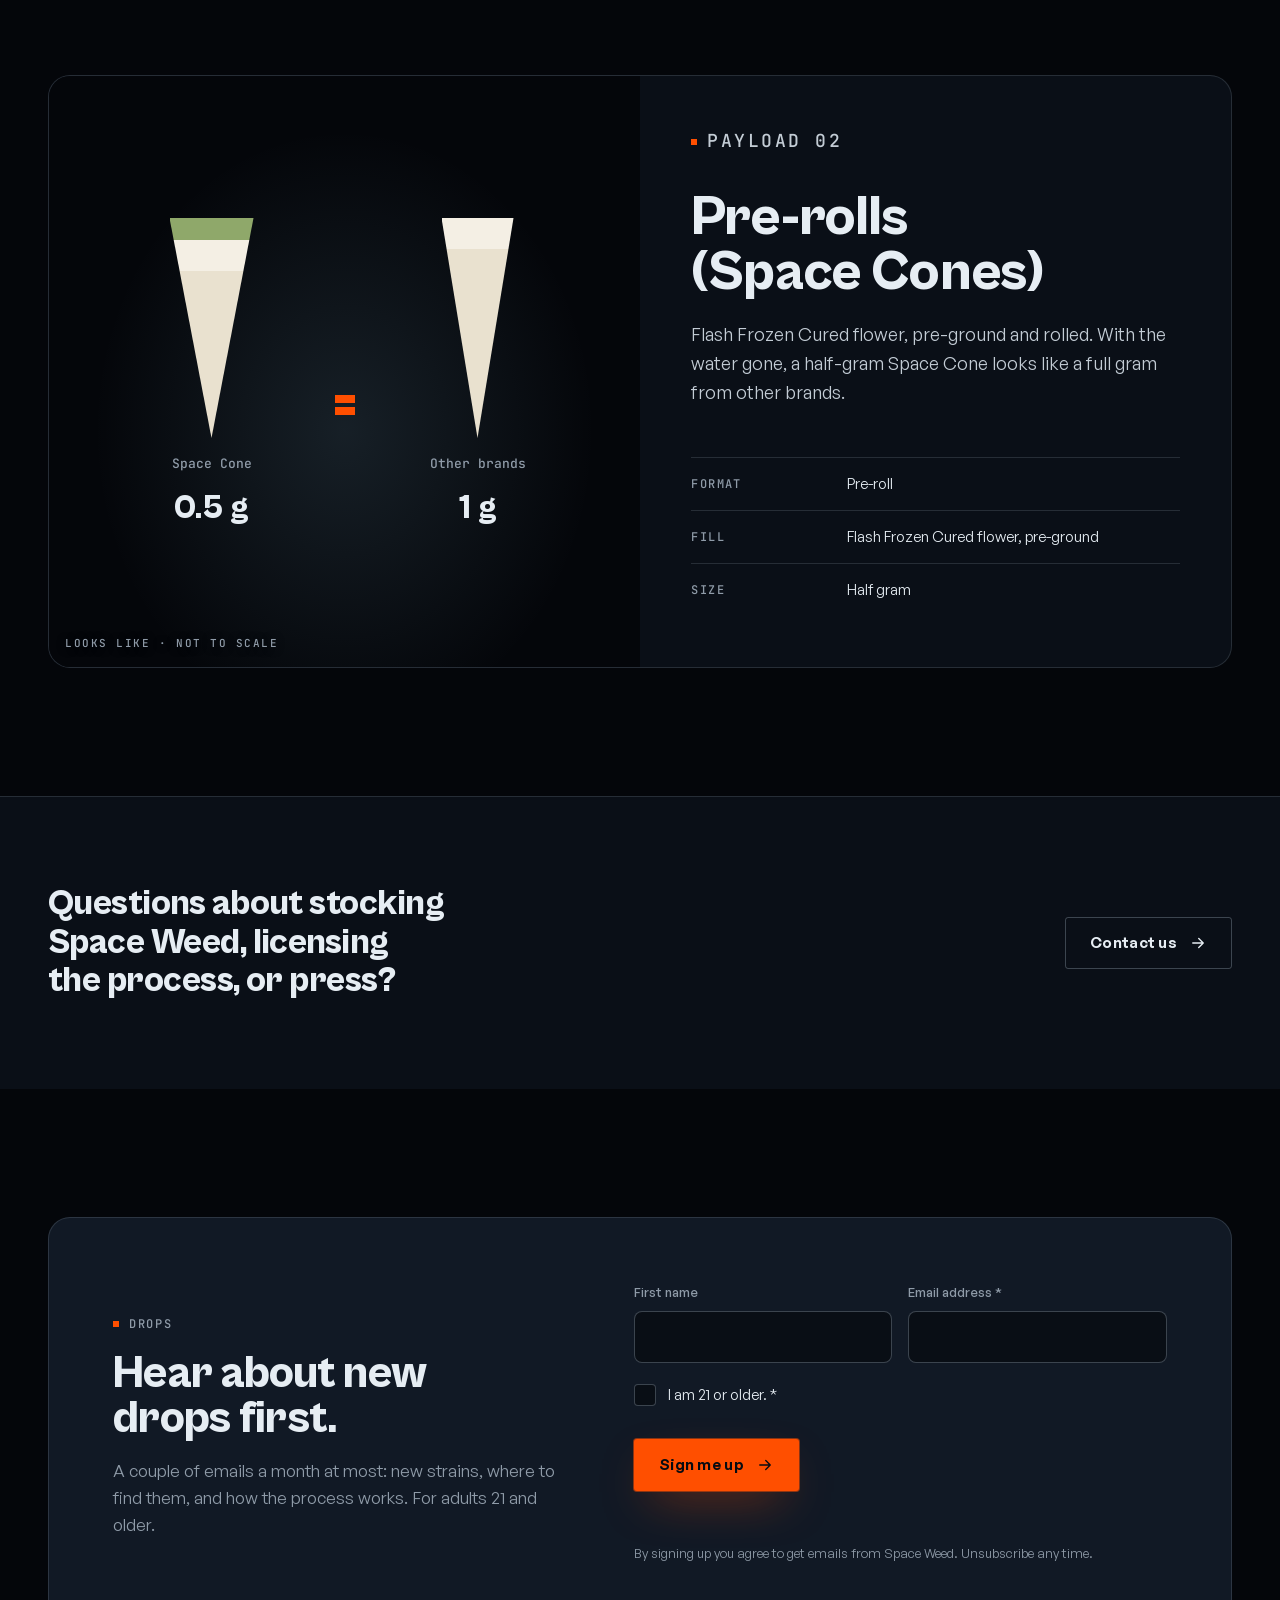
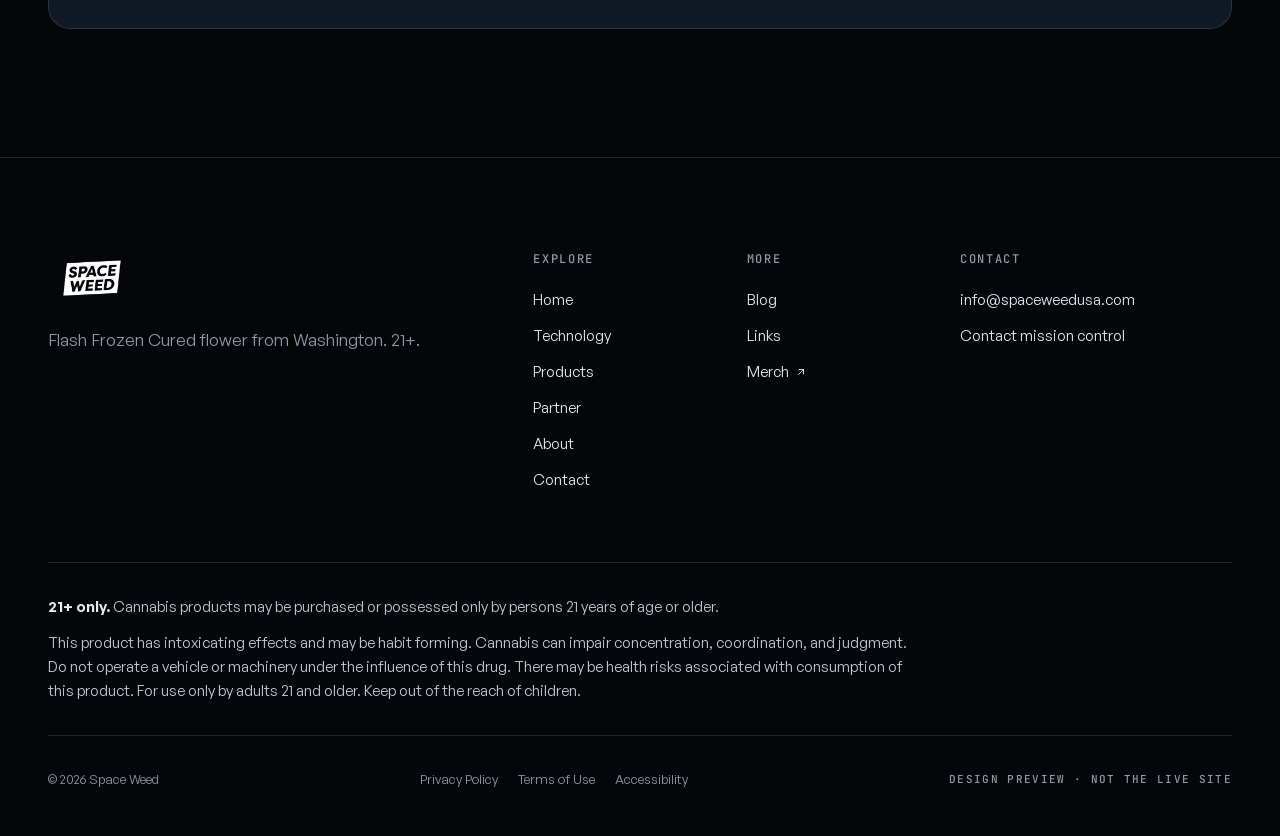
<file: products.html>
<!doctype html>
<html lang="en" class="no-js">
<head>
<meta charset="utf-8">
<meta name="viewport" content="width=device-width, initial-scale=1, viewport-fit=cover">
<title>Flower and Pre-Rolls | Space Weed</title>
<meta name="description" content="Every Space Weed product starts as Flash Frozen Cured flower, frozen within an hour of harvest. See the flower and pre-rolls. For adults 21+.">
<meta name="robots" content="noindex, nofollow">
<meta name="theme-color" content="#04060a">
<link rel="icon" href="assets/img/favicon.svg" type="image/svg+xml">
<link rel="stylesheet" href="assets/css/fonts.css">
<link rel="stylesheet" href="assets/css/site.css">
</head>
<body>
<div class="gate" data-gate hidden role="dialog" aria-modal="true" aria-labelledby="gate-q">
  <div class="gate__frost" aria-hidden="true"></div>
  <div class="gate__panel">
    <img src="assets/img/logo-white.webp" alt="Space Weed" width="80" height="44">
    <h2 id="gate-q">Are you 21 or older?</h2>
    <div class="gate__actions">
      <button class="btn btn--primary" type="button" data-gate-yes>Yes</button>
      <a class="btn btn--ghost" href="under-21.html">No</a>
    </div>
    <p class="fine">21+ only. Cannabis products may be purchased or possessed only by persons 21 years of age or older.</p>
  </div>
</div>
<a class="skip" href="#main">Skip to content</a>
<header class="site-nav">
  <div class="container nav-bar">
    <a class="brand" href="index.html" aria-label="Space Weed home"><img src="assets/img/logo-white.webp" alt="Space Weed" width="62" height="34"></a>
    <nav class="nav-links" aria-label="Main"><a href="index.html">Home</a><a href="technology.html">Technology</a><a href="products.html" aria-current="page">Products</a><a href="partner.html">Partner</a><a href="about.html">About</a><a href="contact.html">Contact</a><a class="ext" href="https://www.shopspaceweed.com" target="_blank" rel="noopener">Merch <svg viewBox="0 0 24 24" fill="none" stroke="currentColor" stroke-width="1.8" stroke-linecap="round" stroke-linejoin="round" aria-hidden="true"><path d="M7 17L17 7M8 7h9v9"/></svg></a></nav>
    <div class="nav-meta">
      <span class="chip">WA · 21+</span>
      <button class="nav-toggle" type="button" aria-expanded="false" aria-controls="nav-sheet" aria-label="Menu"><span></span></button>
    </div>
  </div>
</header>
<nav class="nav-sheet" id="nav-sheet" aria-label="Main, small screens"><a href="index.html"><span>Home</span><span class="num">01</span></a><a href="technology.html"><span>Technology</span><span class="num">02</span></a><a href="products.html" aria-current="page"><span>Products</span><span class="num">03</span></a><a href="partner.html"><span>Partner</span><span class="num">04</span></a><a href="about.html"><span>About</span><span class="num">05</span></a><a href="contact.html"><span>Contact</span><span class="num">06</span></a><a href="https://www.shopspaceweed.com" target="_blank" rel="noopener"><span>Merch</span><span class="num">↗</span></a></nav>
<main id="main" tabindex="-1">

<section class="page-hero page-hero--split" aria-labelledby="p-title">
  <div class="container page-hero__grid">
    <div>
      <p class="label" data-reveal>Products</p>
      <h1 id="p-title" data-reveal style="--i:1">Space Weed products</h1>
      <p class="lead" data-reveal style="--i:2">Every Space Weed product starts as Flash Frozen Cured flower, frozen within an hour of harvest.</p>
      <div class="btn-row" data-reveal style="--i:3"><a class="btn btn--primary" href="technology.html">How it works <svg viewBox="0 0 24 24" fill="none" stroke="currentColor" stroke-width="1.8" stroke-linecap="round" stroke-linejoin="round" aria-hidden="true"><path d="M5 12h14M13 6l6 6-6 6"/></svg></a></div>
    </div>
    <div class="page-hero__float" data-reveal style="--i:2"><img src="assets/img/jar-cutout.webp" alt="A jar of Space Weed Lemon Cherry Gelato" width="641" height="1100"></div>
  </div>
</section>

<section class="section" aria-label="What we make">
  <div class="container manifest">
    <article class="specimen" data-reveal>
      <div class="specimen__stage"><img class="float" src="assets/img/nug.webp" alt="A Space Weed bud" width="709" height="861" loading="lazy"><span class="frame__cap">Specimen 001 · Lemon Cherry Gelato</span></div>
      <div class="specimen__body">
        <p class="label">Payload 01</p>
        <h2>Flower</h2>
        <p>The buds keep their size, shape and color, and the soft texture breaks up by hand. No grinder needed.</p>
        <dl class="specs">
          <div><dt>Format</dt><dd>Flower</dd></div>
          <div><dt>Process</dt><dd>Flash Frozen Cured</dd></div>
          <div><dt>Texture</dt><dd>Soft, breaks up by hand</dd></div>
          <div><dt>Grinder</dt><dd>Not needed</dd></div>
        </dl>
      </div>
    </article>
    <article class="specimen" data-reveal>
      <div class="specimen__stage">
        <div class="cones" role="img" aria-label="A half-gram Space Cone looks like a full gram from other brands">
          <div class="cone cone--sw"><i></i><span class="num">Space Cone</span><b>0.5 g</b></div>
          <span class="eq" aria-hidden="true">=</span>
          <div class="cone cone--other"><i></i><span class="num">Other brands</span><b>1 g</b></div>
        </div>
        <span class="frame__cap">Looks like · Not to scale</span>
      </div>
      <div class="specimen__body">
        <p class="label">Payload 02</p>
        <h2>Pre-rolls (Space Cones)</h2>
        <p>Flash Frozen Cured flower, pre-ground and rolled. With the water gone, a half-gram Space Cone looks like a full gram from other brands.</p>
        <dl class="specs">
          <div><dt>Format</dt><dd>Pre-roll</dd></div>
          <div><dt>Fill</dt><dd>Flash Frozen Cured flower, pre-ground</dd></div>
          <div><dt>Size</dt><dd>Half gram</dd></div>
        </dl>
      </div>
    </article>
  </div>
</section>

</main>
<section class="section section--deep band-section">
  <div class="container band" data-reveal>
    <h2>Questions about stocking Space Weed, licensing the process, or press?</h2>
    <a class="btn btn--ghost" href="contact.html">Contact us <svg viewBox="0 0 24 24" fill="none" stroke="currentColor" stroke-width="1.8" stroke-linecap="round" stroke-linejoin="round" aria-hidden="true"><path d="M5 12h14M13 6l6 6-6 6"/></svg></a>
  </div>
</section>
<section class="section" aria-labelledby="drops">
  <div class="container">
    <div class="signup" data-reveal>
      <div>
        <p class="label">Drops</p>
        <h2 id="drops">Hear about new drops first.</h2>
        <p>A couple of emails a month at most: new strains, where to find them, and how the process works. For adults 21 and older.</p>
      </div>
      <form data-mock novalidate>
        <div class="form-body">
          <div class="form-grid">
            <label class="field"><span>First name</span><input type="text" name="first" autocomplete="given-name"></label>
            <label class="field"><span>Email address *</span><input type="email" name="email" autocomplete="email" required></label>
            <label class="check span-2"><input type="checkbox" name="age" required><span>I am 21 or older. *</span></label>
            <div class="span-2"><button class="btn btn--primary" type="submit">Sign me up <svg viewBox="0 0 24 24" fill="none" stroke="currentColor" stroke-width="1.8" stroke-linecap="round" stroke-linejoin="round" aria-hidden="true"><path d="M5 12h14M13 6l6 6-6 6"/></svg></button></div>
            <p class="form-error span-2" role="alert"></p>
            <p class="fine span-2">By signing up you agree to get emails from Space Weed. Unsubscribe any time.</p>
          </div>
        </div>
        <p class="form-done" role="status"><svg viewBox="0 0 24 24" fill="none" stroke="currentColor" stroke-width="2" stroke-linecap="round" stroke-linejoin="round" aria-hidden="true"><path d="M5 12.5l4.5 4.5L19 7.5"/></svg> You're in. Thanks for signing up.</p>
      </form>
    </div>
  </div>
</section>
<footer class="site-footer">
  <div class="container">
    <div class="footer-top">
      <div class="footer-brand">
        <img src="assets/img/logo-white.webp" alt="Space Weed" width="88" height="48">
        <p>Flash Frozen Cured flower from Washington. 21+.</p>
      </div>
      <div class="footer-col"><h4>Explore</h4><div style="display:grid"><a href="index.html">Home</a><a href="technology.html">Technology</a><a href="products.html">Products</a><a href="partner.html">Partner</a><a href="about.html">About</a><a href="contact.html">Contact</a></div></div>
      <div class="footer-col"><h4>More</h4><div style="display:grid"><a href="blog.html">Blog</a><a href="links.html">Links</a><a href="https://www.shopspaceweed.com" target="_blank" rel="noopener">Merch <svg viewBox="0 0 24 24" fill="none" stroke="currentColor" stroke-width="1.8" stroke-linecap="round" stroke-linejoin="round" aria-hidden="true"><path d="M7 17L17 7M8 7h9v9"/></svg></a></div></div>
      <div class="footer-col"><h4>Contact</h4><div style="display:grid"><a href="mailto:info@spaceweedusa.com">info@spaceweedusa.com</a><a href="contact.html">Contact mission control</a></div></div>
    </div>
    <div class="warnings">
      <p><strong>21+ only.</strong> Cannabis products may be purchased or possessed only by persons 21 years of age or older.</p>
      <p>This product has intoxicating effects and may be habit forming. Cannabis can impair concentration, coordination, and judgment. Do not operate a vehicle or machinery under the influence of this drug. There may be health risks associated with consumption of this product. For use only by adults 21 and older. Keep out of the reach of children.</p>
    </div>
    <div class="footer-base">
      <span>© <span data-year>2026</span> Space Weed</span>
      <nav aria-label="Legal"><a href="#">Privacy Policy</a><a href="#">Terms of Use</a><a href="#">Accessibility</a></nav>
      <span class="preview-note">Design preview · not the live site</span>
    </div>
  </div>
</footer>
<script src="assets/js/site.js" defer></script>
</body>
</html>
</file>
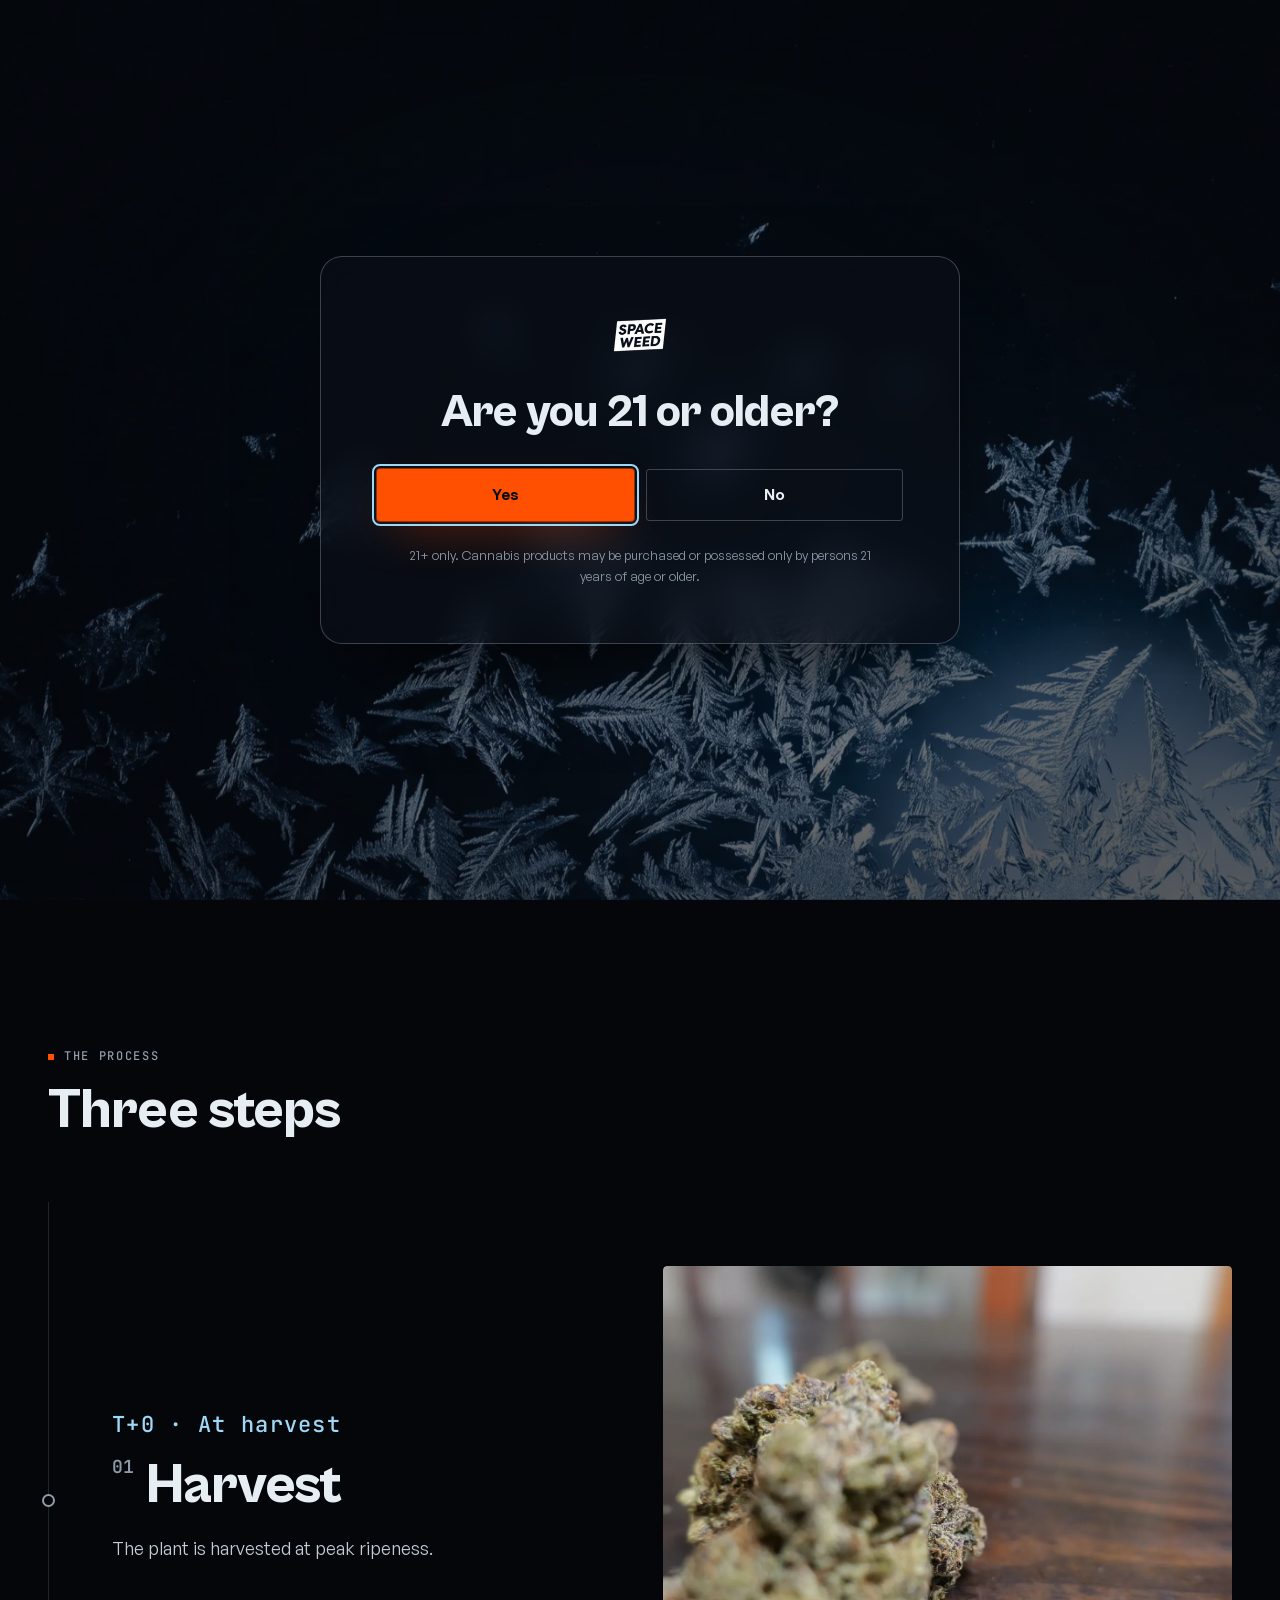
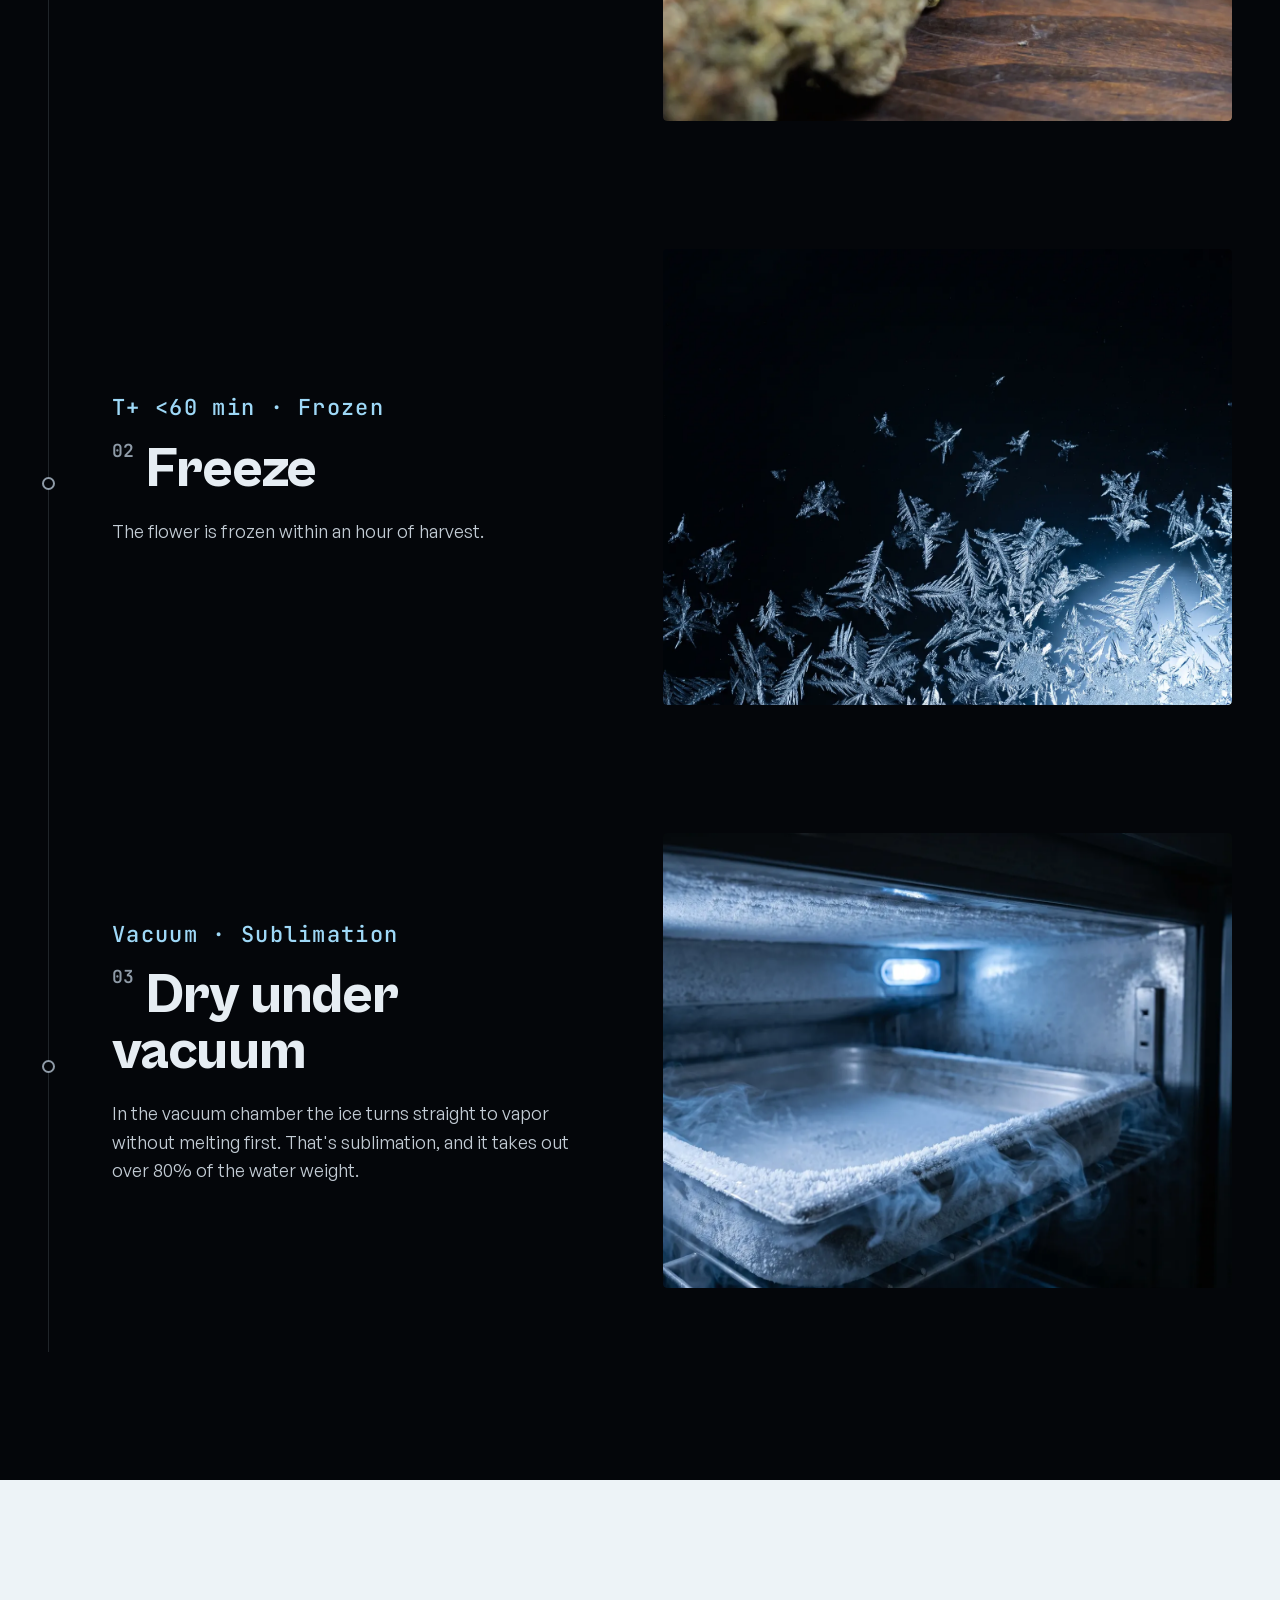
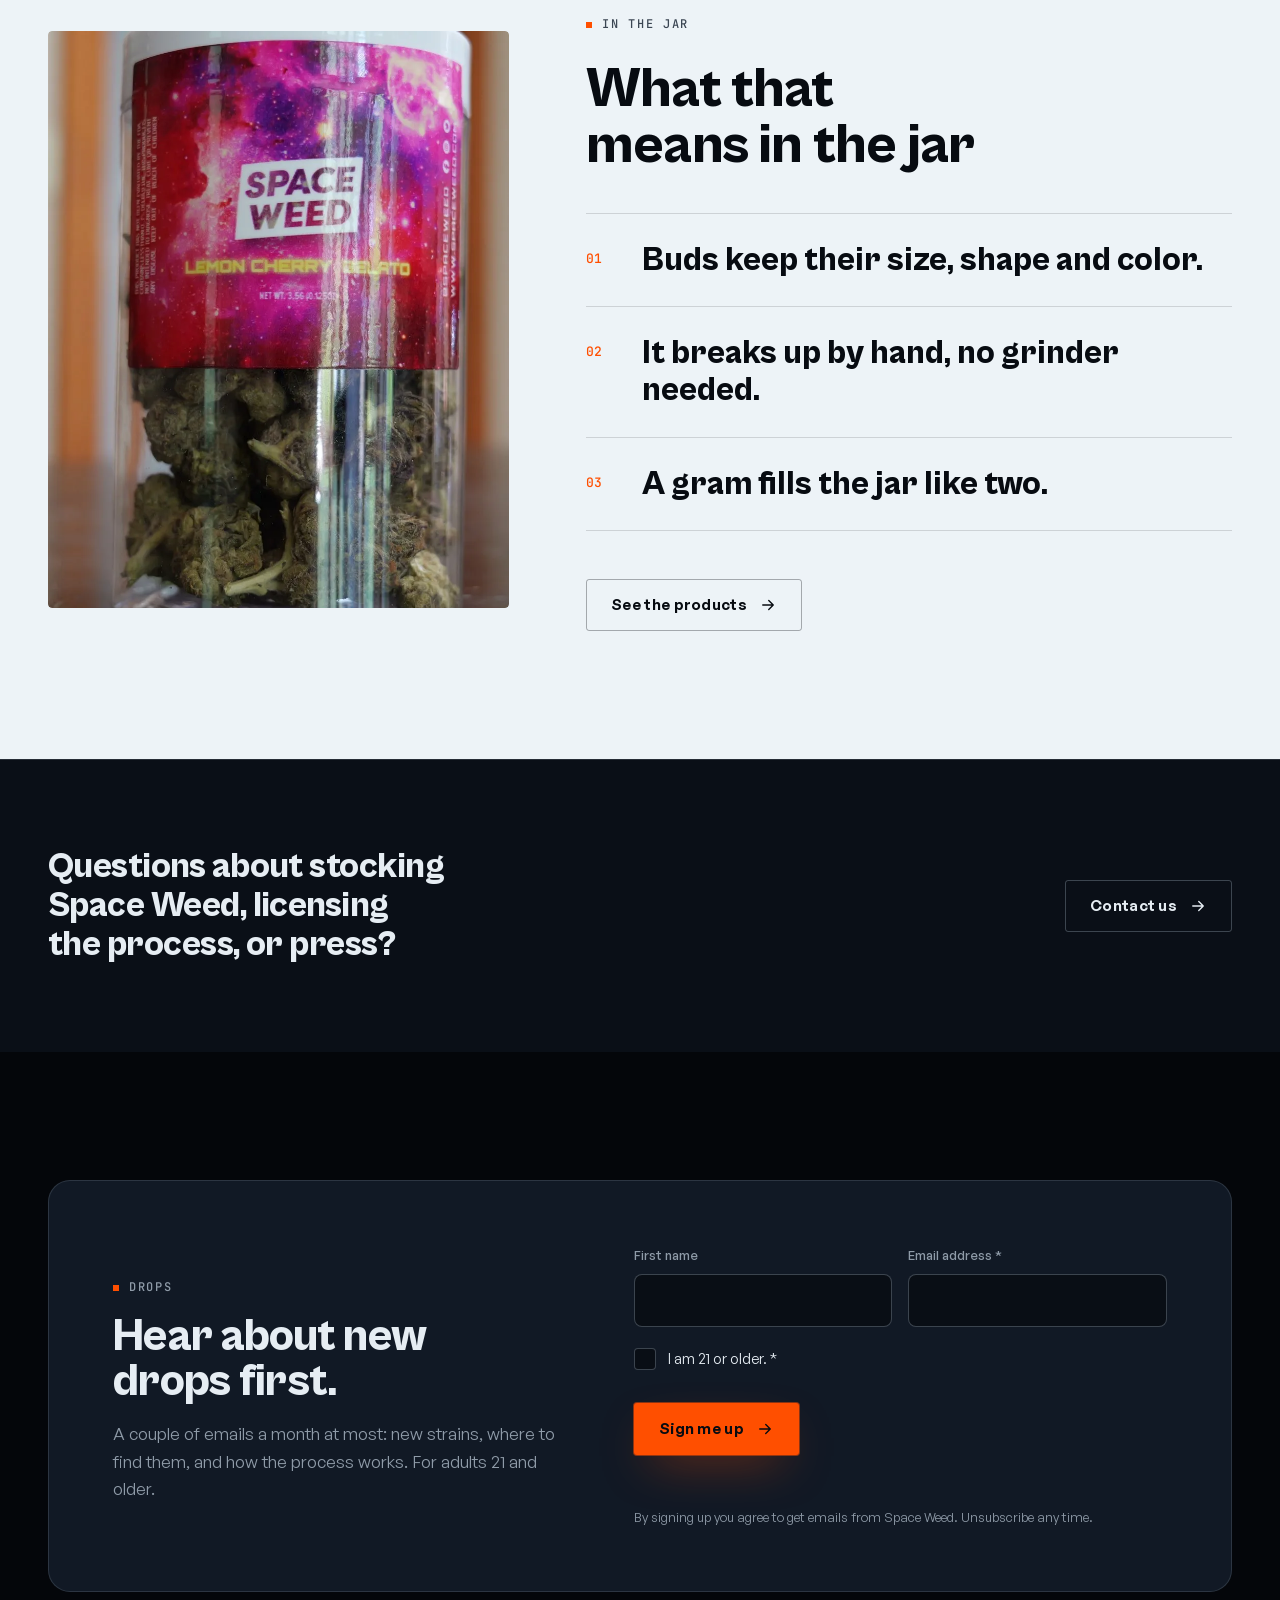
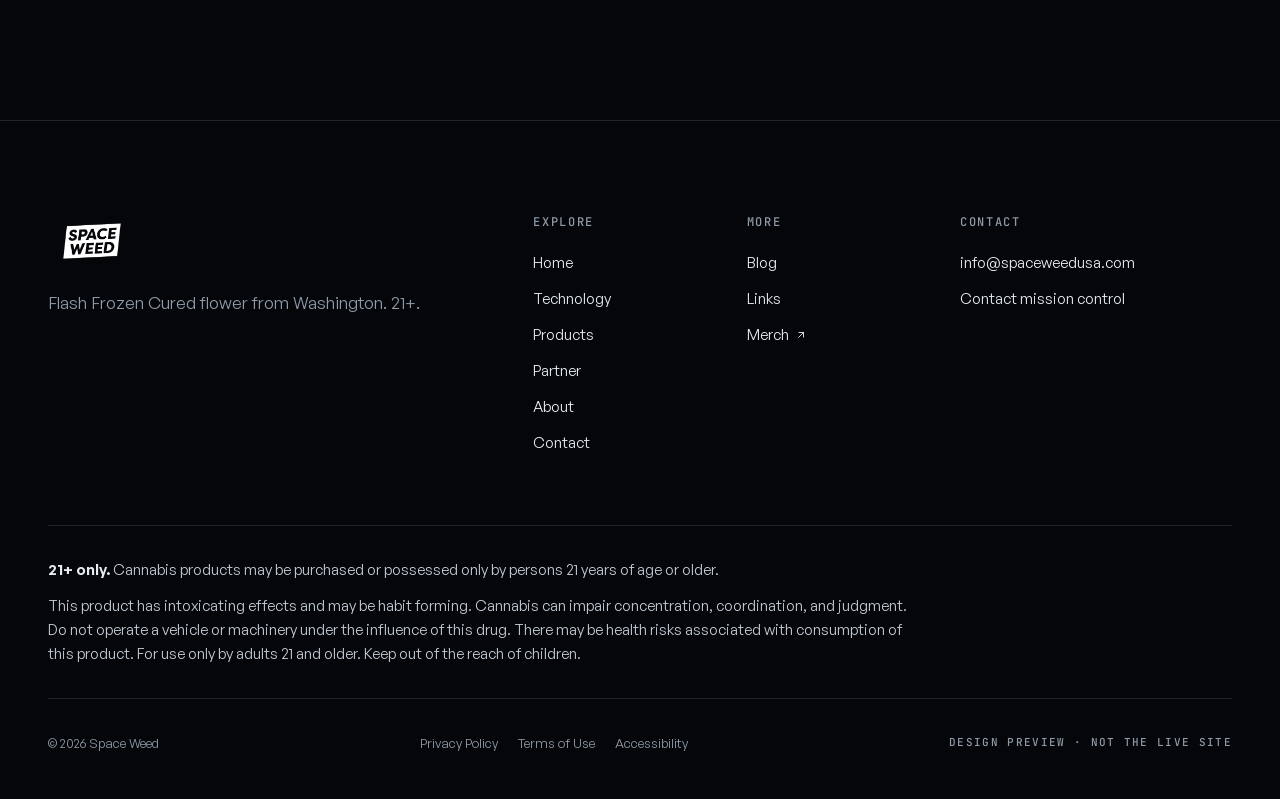
<file: technology.html>
<!doctype html>
<html lang="en" class="no-js">
<head>
<meta charset="utf-8">
<meta name="viewport" content="width=device-width, initial-scale=1, viewport-fit=cover">
<title>How Flash Frozen Cured Works | Space Weed</title>
<meta name="description" content="Flash Frozen Curing is a patented process: fresh cannabis is frozen within an hour of harvest, then dried under vacuum. For adults 21+.">
<meta name="robots" content="noindex, nofollow">
<meta name="theme-color" content="#04060a">
<link rel="icon" href="assets/img/favicon.svg" type="image/svg+xml">
<link rel="stylesheet" href="assets/css/fonts.css">
<link rel="stylesheet" href="assets/css/site.css">
</head>
<body>
<div class="gate" data-gate hidden role="dialog" aria-modal="true" aria-labelledby="gate-q">
  <div class="gate__frost" aria-hidden="true"></div>
  <div class="gate__panel">
    <img src="assets/img/logo-white.webp" alt="Space Weed" width="80" height="44">
    <h2 id="gate-q">Are you 21 or older?</h2>
    <div class="gate__actions">
      <button class="btn btn--primary" type="button" data-gate-yes>Yes</button>
      <a class="btn btn--ghost" href="under-21.html">No</a>
    </div>
    <p class="fine">21+ only. Cannabis products may be purchased or possessed only by persons 21 years of age or older.</p>
  </div>
</div>
<a class="skip" href="#main">Skip to content</a>
<header class="site-nav">
  <div class="container nav-bar">
    <a class="brand" href="index.html" aria-label="Space Weed home"><img src="assets/img/logo-white.webp" alt="Space Weed" width="62" height="34"></a>
    <nav class="nav-links" aria-label="Main"><a href="index.html">Home</a><a href="technology.html" aria-current="page">Technology</a><a href="products.html">Products</a><a href="partner.html">Partner</a><a href="about.html">About</a><a href="contact.html">Contact</a><a class="ext" href="https://www.shopspaceweed.com" target="_blank" rel="noopener">Merch <svg viewBox="0 0 24 24" fill="none" stroke="currentColor" stroke-width="1.8" stroke-linecap="round" stroke-linejoin="round" aria-hidden="true"><path d="M7 17L17 7M8 7h9v9"/></svg></a></nav>
    <div class="nav-meta">
      <span class="chip">WA · 21+</span>
      <button class="nav-toggle" type="button" aria-expanded="false" aria-controls="nav-sheet" aria-label="Menu"><span></span></button>
    </div>
  </div>
</header>
<nav class="nav-sheet" id="nav-sheet" aria-label="Main, small screens"><a href="index.html"><span>Home</span><span class="num">01</span></a><a href="technology.html" aria-current="page"><span>Technology</span><span class="num">02</span></a><a href="products.html"><span>Products</span><span class="num">03</span></a><a href="partner.html"><span>Partner</span><span class="num">04</span></a><a href="about.html"><span>About</span><span class="num">05</span></a><a href="contact.html"><span>Contact</span><span class="num">06</span></a><a href="https://www.shopspaceweed.com" target="_blank" rel="noopener"><span>Merch</span><span class="num">↗</span></a></nav>
<main id="main" tabindex="-1">

<section class="page-hero page-hero--split" aria-labelledby="t-title">
  <div class="container page-hero__grid">
    <div>
      <p class="label" data-reveal>Technology</p>
      <h1 id="t-title" data-reveal style="--i:1">How Flash Frozen Cured works</h1>
      <p class="lead" data-reveal style="--i:2">Flash Frozen Curing is a patented process. Fresh cannabis is frozen, then dried under vacuum using temperature, time and pressure. No solvents or chemicals are ever used.</p>
      <div class="btn-row" data-reveal style="--i:3"><a class="btn btn--primary" href="products.html">See the products <svg viewBox="0 0 24 24" fill="none" stroke="currentColor" stroke-width="1.8" stroke-linecap="round" stroke-linejoin="round" aria-hidden="true"><path d="M5 12h14M13 6l6 6-6 6"/></svg></a></div>
    </div>
    <div class="frame page-hero__media" data-reveal style="--i:2"><img src="assets/img/chamber.webp" alt="The vacuum chamber porthole" width="1200" height="1490"><span class="frame__cap">Vacuum chamber</span></div>
  </div>
</section>

<section class="section" aria-labelledby="steps-title">
  <div class="container">
    <div class="section__head"><div><p class="label">The process</p><h2 id="steps-title">Three steps</h2></div></div>
    <div class="timeline">
      <span class="timeline__fill" aria-hidden="true"></span>
      <article class="step">
        <div><span class="step__t">T+0 · At harvest</span><h3><span class="num">01</span>Harvest</h3><p>The plant is harvested at peak ripeness.</p></div>
        <div class="frame"><img src="assets/img/bud-side.webp" alt="A Space Weed bud" width="1600" height="1043" loading="lazy"></div>
      </article>
      <article class="step">
        <div><span class="step__t">T+ &lt;60 min · Frozen</span><h3><span class="num">02</span>Freeze</h3><p>The flower is frozen within an hour of harvest.</p></div>
        <div class="frame"><img src="assets/img/frost.webp" alt="Frost crystals" width="1400" height="1738" loading="lazy"></div>
      </article>
      <article class="step">
        <div><span class="step__t">Vacuum · Sublimation</span><h3><span class="num">03</span>Dry under vacuum</h3><p>In the vacuum chamber the ice turns straight to vapor without melting first. That's sublimation, and it takes out over 80% of the water weight.</p></div>
        <div class="frame"><img src="assets/img/tray.webp" alt="Flower trays inside the vacuum dryer" width="1200" height="1490" loading="lazy"></div>
      </article>
    </div>
  </div>
</section>

<section class="section section--frost" aria-labelledby="jar-title">
  <div class="container jar-means">
    <div class="frame" data-reveal><img src="assets/img/jar-real.webp" alt="A jar of Space Weed Lemon Cherry Gelato" width="900" height="1400" loading="lazy"></div>
    <div>
      <p class="label" data-reveal>In the jar</p>
      <h2 id="jar-title" data-reveal style="--i:1;font-size:var(--t-h2);margin:16px 0 40px">What that means in the jar</h2>
      <ul class="checklist">
        <li data-reveal><span class="num">01</span>Buds keep their size, shape and color.</li>
        <li data-reveal style="--i:1"><span class="num">02</span>It breaks up by hand, no grinder needed.</li>
        <li data-reveal style="--i:2"><span class="num">03</span>A gram fills the jar like two.</li>
      </ul>
      <div class="btn-row" style="margin-top:48px" data-reveal><a class="btn btn--ghost" href="products.html">See the products <svg viewBox="0 0 24 24" fill="none" stroke="currentColor" stroke-width="1.8" stroke-linecap="round" stroke-linejoin="round" aria-hidden="true"><path d="M5 12h14M13 6l6 6-6 6"/></svg></a></div>
    </div>
  </div>
</section>

</main>
<section class="section section--deep band-section">
  <div class="container band" data-reveal>
    <h2>Questions about stocking Space Weed, licensing the process, or press?</h2>
    <a class="btn btn--ghost" href="contact.html">Contact us <svg viewBox="0 0 24 24" fill="none" stroke="currentColor" stroke-width="1.8" stroke-linecap="round" stroke-linejoin="round" aria-hidden="true"><path d="M5 12h14M13 6l6 6-6 6"/></svg></a>
  </div>
</section>
<section class="section" aria-labelledby="drops">
  <div class="container">
    <div class="signup" data-reveal>
      <div>
        <p class="label">Drops</p>
        <h2 id="drops">Hear about new drops first.</h2>
        <p>A couple of emails a month at most: new strains, where to find them, and how the process works. For adults 21 and older.</p>
      </div>
      <form data-mock novalidate>
        <div class="form-body">
          <div class="form-grid">
            <label class="field"><span>First name</span><input type="text" name="first" autocomplete="given-name"></label>
            <label class="field"><span>Email address *</span><input type="email" name="email" autocomplete="email" required></label>
            <label class="check span-2"><input type="checkbox" name="age" required><span>I am 21 or older. *</span></label>
            <div class="span-2"><button class="btn btn--primary" type="submit">Sign me up <svg viewBox="0 0 24 24" fill="none" stroke="currentColor" stroke-width="1.8" stroke-linecap="round" stroke-linejoin="round" aria-hidden="true"><path d="M5 12h14M13 6l6 6-6 6"/></svg></button></div>
            <p class="form-error span-2" role="alert"></p>
            <p class="fine span-2">By signing up you agree to get emails from Space Weed. Unsubscribe any time.</p>
          </div>
        </div>
        <p class="form-done" role="status"><svg viewBox="0 0 24 24" fill="none" stroke="currentColor" stroke-width="2" stroke-linecap="round" stroke-linejoin="round" aria-hidden="true"><path d="M5 12.5l4.5 4.5L19 7.5"/></svg> You're in. Thanks for signing up.</p>
      </form>
    </div>
  </div>
</section>
<footer class="site-footer">
  <div class="container">
    <div class="footer-top">
      <div class="footer-brand">
        <img src="assets/img/logo-white.webp" alt="Space Weed" width="88" height="48">
        <p>Flash Frozen Cured flower from Washington. 21+.</p>
      </div>
      <div class="footer-col"><h4>Explore</h4><div style="display:grid"><a href="index.html">Home</a><a href="technology.html">Technology</a><a href="products.html">Products</a><a href="partner.html">Partner</a><a href="about.html">About</a><a href="contact.html">Contact</a></div></div>
      <div class="footer-col"><h4>More</h4><div style="display:grid"><a href="blog.html">Blog</a><a href="links.html">Links</a><a href="https://www.shopspaceweed.com" target="_blank" rel="noopener">Merch <svg viewBox="0 0 24 24" fill="none" stroke="currentColor" stroke-width="1.8" stroke-linecap="round" stroke-linejoin="round" aria-hidden="true"><path d="M7 17L17 7M8 7h9v9"/></svg></a></div></div>
      <div class="footer-col"><h4>Contact</h4><div style="display:grid"><a href="mailto:info@spaceweedusa.com">info@spaceweedusa.com</a><a href="contact.html">Contact mission control</a></div></div>
    </div>
    <div class="warnings">
      <p><strong>21+ only.</strong> Cannabis products may be purchased or possessed only by persons 21 years of age or older.</p>
      <p>This product has intoxicating effects and may be habit forming. Cannabis can impair concentration, coordination, and judgment. Do not operate a vehicle or machinery under the influence of this drug. There may be health risks associated with consumption of this product. For use only by adults 21 and older. Keep out of the reach of children.</p>
    </div>
    <div class="footer-base">
      <span>© <span data-year>2026</span> Space Weed</span>
      <nav aria-label="Legal"><a href="#">Privacy Policy</a><a href="#">Terms of Use</a><a href="#">Accessibility</a></nav>
      <span class="preview-note">Design preview · not the live site</span>
    </div>
  </div>
</footer>
<script src="assets/js/site.js" defer></script>
</body>
</html>
</file>
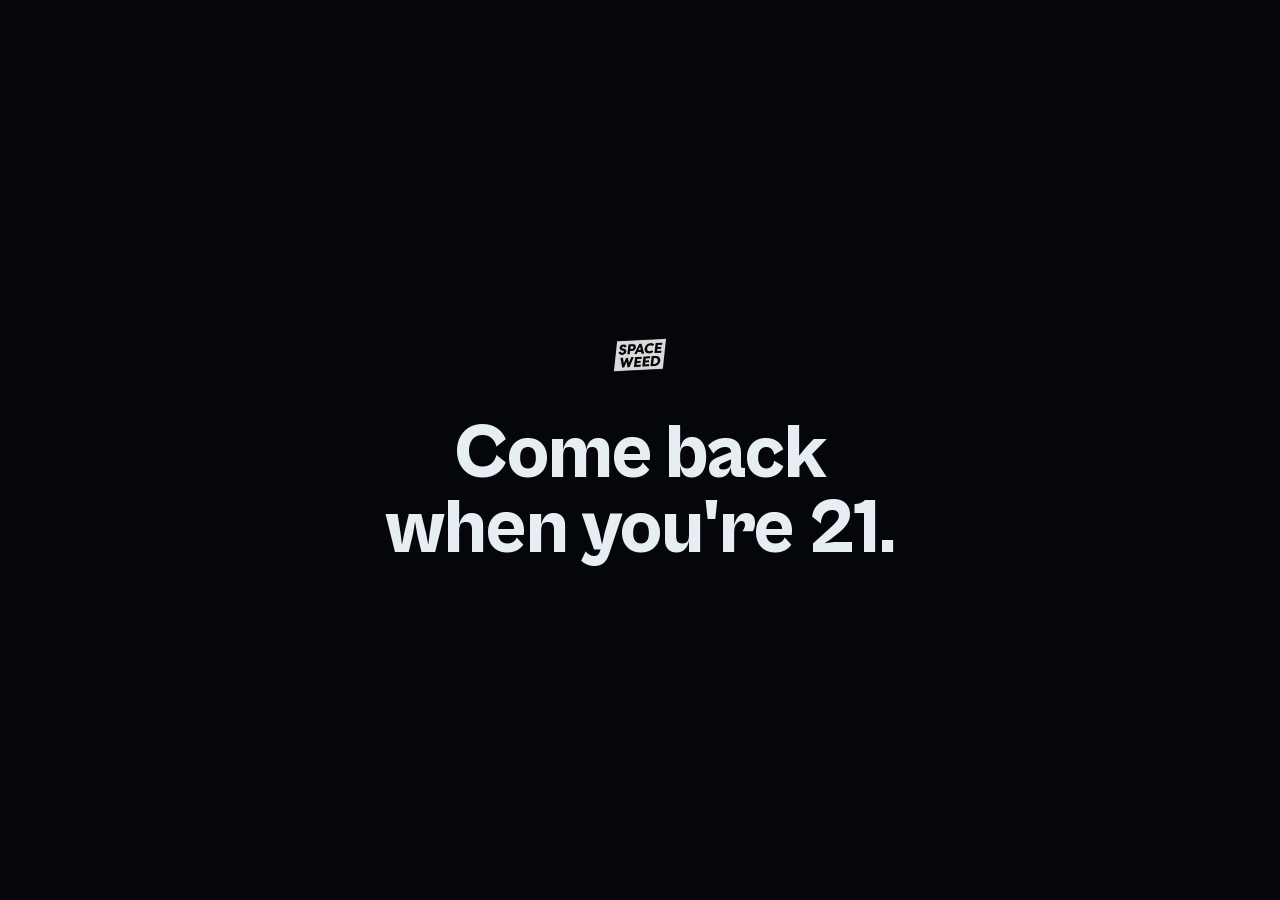
<file: under-21.html>
<!doctype html>
<html lang="en" class="no-js">
<head>
<meta charset="utf-8">
<meta name="viewport" content="width=device-width, initial-scale=1, viewport-fit=cover">
<title>Under 21 | Space Weed</title>
<meta name="description" content="Come back when you're 21.">
<meta name="robots" content="noindex, nofollow">
<meta name="theme-color" content="#04060a">
<link rel="icon" href="assets/img/favicon.svg" type="image/svg+xml">
<link rel="stylesheet" href="assets/css/fonts.css">
<link rel="stylesheet" href="assets/css/site.css">
</head>
<body>
<main id="main" tabindex="-1">

<section class="exit">
  <div><img src="assets/img/logo-white.webp" alt="Space Weed" width="80" height="44"><h1>Come back when you're 21.</h1></div>
</section>

</main>
<script src="assets/js/site.js" defer></script>
</body>
</html>
</file>
<file: assets/css/fonts.css>
/* Self-hosted faces, embedded so the pages open straight from disk.
   Cabinet Grotesk and General Sans: Indian Type Foundry, ITF Free Font License (Fontshare).
   JetBrains Mono: SIL Open Font License 1.1. */
@font-face{font-family:"Cabinet Grotesk";font-style:normal;font-weight:800;font-display:swap;src:url([data-uri]) format("woff2")}
@font-face{font-family:"Cabinet Grotesk";font-style:normal;font-weight:900;font-display:swap;src:url([data-uri]) format("woff2")}
@font-face{font-family:"General Sans";font-style:normal;font-weight:400;font-display:swap;src:url([data-uri]) format("woff2")}
@font-face{font-family:"General Sans";font-style:normal;font-weight:500;font-display:swap;src:url([data-uri]) format("woff2")}
@font-face{font-family:"General Sans";font-style:normal;font-weight:600;font-display:swap;src:url([data-uri]) format("woff2")}
@font-face{font-family:"JetBrains Mono";font-style:normal;font-weight:500 600;font-display:swap;src:url([data-uri]) format("woff2")}
</file>
<file: assets/css/site.css>
/* Space Weed, design preview, Oct 2026. Built to DESIGN.md: a cryogenic space mission made from the brand's
   real product photography. One action color (International Orange), frost and deep space, telemetry labels.
   Largest type on any page stays at or under 148px so the 15px state warnings clear the 10% rule. */

:root {
  --space: #04060a;
  --space-2: #0a0f17;
  --space-3: #111925;
  --hair: rgba(205, 225, 240, 0.14);
  --hair-strong: rgba(205, 225, 240, 0.26);
  --frost: #edf3f7;
  --frost-2: #dde7ee;
  --ink: #070b11;
  --ink-2: #3b4653;
  --hair-ink: rgba(7, 11, 17, 0.14);
  --text: #e6edf3;
  --steel: #8f9ba8;
  --ice: #9ed8f7;
  --signal: #ff4f00;
  --signal-hi: #ff6a26;
  --on-signal: #070b11;

  --f-display: "Cabinet Grotesk", "Arial Black", system-ui, sans-serif;
  --f-body: "General Sans", system-ui, -apple-system, "Segoe UI", sans-serif;
  --f-mono: "JetBrains Mono", ui-monospace, "Cascadia Mono", Consolas, monospace;

  --t-hero: clamp(40px, 4.5vw, 68px);
  --t-h1: clamp(44px, 6.4vw, 104px);
  --t-h2: clamp(34px, 4.4vw, 68px);
  --t-h3: clamp(22px, 2.1vw, 30px);
  --t-lead: clamp(18px, 1.5vw, 22px);
  --t-stat: clamp(30px, 4.2vw, 64px);

  --r-btn: 3px;
  --r-chip: 999px;
  --r-input: 8px;
  --r-panel: 22px;
  --r-media: 4px;

  --pad-x: clamp(20px, 4vw, 48px);
  --sec: clamp(80px, 10vw, 128px);
  --max: 1320px;

  --ease: cubic-bezier(0.16, 1, 0.3, 1);
  --fast: 160ms;
  --base: 300ms;
  --slow: 900ms;

  --glow-signal: 0 0 0 1px rgba(255, 79, 0, 0.5), 0 18px 48px -18px rgba(255, 79, 0, 0.7);
  --shadow-float: 0 40px 80px -30px rgba(0, 0, 0, 0.85);
}

*,
*::before,
*::after { box-sizing: border-box; }

html { color-scheme: dark; background: var(--space); -webkit-text-size-adjust: 100%; scroll-behavior: smooth; }
body {
  margin: 0;
  font-family: var(--f-body);
  font-size: 17px;
  line-height: 1.6;
  font-weight: 400;
  color: var(--text);
  background: var(--space);
  -webkit-font-smoothing: antialiased;
  text-rendering: optimizeLegibility;
  overflow-x: clip;
}
body.gate-open { overflow: hidden; }
img, video, canvas, svg { display: block; max-width: 100%; }
img { height: auto; }
a { color: inherit; }
p { margin: 0 0 1em; }
h1, h2, h3, h4 { margin: 0; font-family: var(--f-display); font-weight: 800; letter-spacing: -0.015em; line-height: 0.98; text-wrap: balance; }
ul { margin: 0; padding: 0; list-style: none; }
button { font: inherit; }
::selection { background: var(--signal); color: var(--on-signal); }

:focus-visible { outline: 2px solid var(--ice); outline-offset: 3px; border-radius: 2px; }
.section--frost :focus-visible { outline-color: var(--signal); }

.skip { position: absolute; left: 16px; top: -64px; z-index: 200; padding: 12px 16px; background: var(--signal); color: var(--on-signal); font-weight: 600; text-decoration: none; border-radius: var(--r-btn); transition: top var(--fast) var(--ease); }
.skip:focus { top: 16px; }

.container { width: 100%; max-width: var(--max); margin: 0 auto; padding: 0 var(--pad-x); }
.sr-only { position: absolute !important; width: 1px; height: 1px; margin: -1px; padding: 0; overflow: hidden; clip: rect(0 0 0 0); white-space: nowrap; border: 0; }

/* ---------- Type helpers ---------- */
.label {
  display: inline-flex;
  align-items: center;
  gap: 10px;
  font-family: var(--f-mono);
  font-size: 12px;
  font-weight: 500;
  letter-spacing: 0.14em;
  text-transform: uppercase;
  color: var(--steel);
  font-variant-numeric: tabular-nums;
}
.label::before { content: ""; width: 6px; height: 6px; background: var(--signal); flex: none; }
.label--plain::before { display: none; }
.section--frost .label { color: var(--ink-2); }
.lead { font-size: var(--t-lead); line-height: 1.5; color: var(--text); max-width: 34em; }
.section--frost .lead { color: var(--ink-2); }
.muted { color: var(--steel); }
.num { font-family: var(--f-mono); font-variant-numeric: tabular-nums; }
.ice { color: var(--ice); }

/* ---------- Buttons ---------- */
.btn {
  --bg: transparent;
  display: inline-flex;
  align-items: center;
  justify-content: center;
  gap: 12px;
  min-height: 52px;
  padding: 0 24px;
  border-radius: var(--r-btn);
  border: 1px solid transparent;
  background: var(--bg);
  font-family: var(--f-body);
  font-size: 15px;
  font-weight: 600;
  letter-spacing: 0.02em;
  text-decoration: none;
  white-space: nowrap;
  cursor: pointer;
  transition: background-color var(--fast) var(--ease), color var(--fast) var(--ease), border-color var(--fast) var(--ease), box-shadow var(--base) var(--ease), transform var(--fast) var(--ease);
}
.btn svg { width: 18px; height: 18px; flex: none; transition: transform var(--base) var(--ease); }
.btn:hover svg { transform: translateX(4px); }
.btn:active { transform: translateY(1px); }
.btn--primary { --bg: var(--signal); color: var(--on-signal); box-shadow: var(--glow-signal); }
.btn--primary:hover { --bg: var(--signal-hi); }
.btn--ghost { color: var(--text); border-color: var(--hair-strong); }
.btn--ghost:hover { border-color: var(--text); background: rgba(230, 237, 243, 0.06); }
.section--frost .btn--ghost { color: var(--ink); border-color: rgba(7, 11, 17, 0.32); }
.section--frost .btn--ghost:hover { border-color: var(--ink); background: rgba(7, 11, 17, 0.05); }
.btn-row { display: flex; flex-wrap: wrap; gap: 16px; }

.chip {
  display: inline-flex;
  align-items: center;
  gap: 8px;
  height: 32px;
  padding: 0 14px;
  border-radius: var(--r-chip);
  border: 1px solid var(--hair-strong);
  font-family: var(--f-mono);
  font-size: 12px;
  letter-spacing: 0.1em;
  text-transform: uppercase;
  color: var(--text);
}

/* The concept art and the aurora clip carry magenta; set them in the cold palette. Product photos keep their color. */
img[src*="astro"], video[src*="aurora"] { filter: grayscale(1) contrast(1.08); }

/* ---------- Framed media: viewfinder corner ticks ---------- */
.frame { position: relative; border-radius: var(--r-media); }
.frame > img, .frame > video { width: 100%; height: 100%; object-fit: cover; border-radius: var(--r-media); }
.frame::after {
  content: "";
  position: absolute;
  inset: -10px;
  pointer-events: none;
  --c: rgba(158, 216, 247, 0.7);
  background:
    linear-gradient(var(--c), var(--c)) top left / 18px 1px no-repeat,
    linear-gradient(var(--c), var(--c)) top left / 1px 18px no-repeat,
    linear-gradient(var(--c), var(--c)) top right / 18px 1px no-repeat,
    linear-gradient(var(--c), var(--c)) top right / 1px 18px no-repeat,
    linear-gradient(var(--c), var(--c)) bottom left / 18px 1px no-repeat,
    linear-gradient(var(--c), var(--c)) bottom left / 1px 18px no-repeat,
    linear-gradient(var(--c), var(--c)) bottom right / 18px 1px no-repeat,
    linear-gradient(var(--c), var(--c)) bottom right / 1px 18px no-repeat;
}
.section--frost .frame::after { --c: rgba(7, 11, 17, 0.45); }
.frame__cap {
  position: absolute;
  left: 16px;
  bottom: 14px;
  z-index: 2;
  font-family: var(--f-mono);
  font-size: 11px;
  letter-spacing: 0.14em;
  text-transform: uppercase;
  color: #fff;
  text-shadow: 0 1px 8px rgba(0, 0, 0, 0.6);
}

/* ---------- Sections ---------- */
.section { position: relative; padding: var(--sec) 0; }
.section--frost { background: var(--frost); color: var(--ink); }
.section--frost h2, .section--frost h3 { color: var(--ink); }
.section--deep { background: var(--space-2); }
.section__head { display: flex; flex-wrap: wrap; align-items: flex-end; justify-content: space-between; gap: 24px 48px; margin-bottom: 64px; }
.section__head h2 { font-size: var(--t-h2); max-width: 14ch; margin-top: 16px; }
.section__head p { max-width: 30em; margin: 0; }
.rule { height: 1px; background: var(--hair); border: 0; margin: 0; }

/* ---------- Header ---------- */
.site-nav {
  position: fixed;
  inset: 0 0 auto 0;
  z-index: 50;
  transition: background-color var(--base) var(--ease), border-color var(--base) var(--ease), backdrop-filter var(--base) var(--ease);
  border-bottom: 1px solid transparent;
}
.site-nav.is-scrolled { background: rgba(4, 6, 10, 0.72); -webkit-backdrop-filter: blur(16px) saturate(1.2); backdrop-filter: blur(16px) saturate(1.2); border-bottom-color: var(--hair); }
.nav-bar { display: flex; align-items: center; justify-content: space-between; gap: 24px; height: 76px; }
.brand { display: inline-flex; align-items: center; min-height: 44px; }
.brand img { height: 34px; width: auto; }
.nav-links { display: flex; align-items: center; gap: 4px; }
.nav-links a {
  position: relative;
  display: inline-flex;
  align-items: center;
  gap: 6px;
  min-height: 44px;
  padding: 0 14px;
  font-size: 14px;
  font-weight: 500;
  color: var(--steel);
  text-decoration: none;
  transition: color var(--fast) var(--ease);
}
.nav-links a:hover, .nav-links a[aria-current="page"] { color: var(--text); }
.nav-links a[aria-current="page"]::after { content: ""; position: absolute; left: 14px; right: 14px; bottom: 8px; height: 2px; background: var(--signal); }
.nav-links .ext svg { width: 12px; height: 12px; }
.nav-meta { display: flex; align-items: center; gap: 12px; }
.nav-meta .chip { height: 28px; font-size: 11px; color: var(--steel); }
.nav-toggle { display: none; width: 48px; height: 48px; border: 1px solid var(--hair-strong); border-radius: var(--r-btn); background: transparent; color: var(--text); cursor: pointer; align-items: center; justify-content: center; }
.nav-toggle span { position: relative; width: 18px; height: 2px; background: currentColor; transition: background-color var(--fast); }
.nav-toggle span::before, .nav-toggle span::after { content: ""; position: absolute; left: 0; width: 18px; height: 2px; background: currentColor; transition: transform var(--base) var(--ease); }
.nav-toggle span::before { transform: translateY(-6px); }
.nav-toggle span::after { transform: translateY(6px); }
.nav-open .nav-toggle span { background: transparent; }
.nav-open .nav-toggle span::before { transform: rotate(45deg); }
.nav-open .nav-toggle span::after { transform: rotate(-45deg); }
.nav-sheet {
  position: fixed;
  inset: 76px 0 0 0;
  z-index: 49;
  background: var(--space);
  padding: 32px var(--pad-x) 48px;
  display: flex;
  flex-direction: column;
  gap: 4px;
  overflow-y: auto;
  opacity: 0;
  visibility: hidden;
  transform: translateY(-8px);
  transition: opacity var(--base) var(--ease), transform var(--base) var(--ease), visibility 0s linear var(--base);
}
.nav-open .nav-sheet { opacity: 1; visibility: visible; transform: none; transition: opacity var(--base) var(--ease), transform var(--base) var(--ease); }
.nav-sheet a {
  display: flex;
  align-items: baseline;
  justify-content: space-between;
  gap: 16px;
  padding: 14px 0;
  border-bottom: 1px solid var(--hair);
  font-family: var(--f-display);
  font-weight: 800;
  font-size: 40px;
  line-height: 1;
  text-decoration: none;
}
.nav-sheet a .num { font-size: 12px; color: var(--steel); font-weight: 500; letter-spacing: 0.12em; }
.nav-sheet a[aria-current="page"] { color: var(--signal); }

/* ---------- Home hero: the floating nug ---------- */
.hero {
  position: relative;
  min-height: 100svh;
  display: flex;
  align-items: center;
  overflow: hidden;
  isolation: isolate;
  padding: 120px 0 112px;
}
.hero__plate { position: absolute; inset: 0; z-index: -3; }
.hero__plate img { width: 100%; height: 100%; object-fit: cover; object-position: 50% 100%; }
.hero__plate::after { content: ""; position: absolute; inset: 0; background: linear-gradient(180deg, rgba(4, 6, 10, 0.55) 0%, rgba(4, 6, 10, 0) 30%, rgba(4, 6, 10, 0) 62%, rgba(4, 6, 10, 0.9) 100%); }
.hero__stars { position: absolute; inset: 0; z-index: -2; width: 100%; height: 100%; }
.hero__grid { display: grid; grid-template-columns: minmax(0, 6fr) minmax(0, 6fr); align-items: center; gap: 32px; width: 100%; }
.hero__copy { position: relative; z-index: 3; }
.hero__copy .label { margin-bottom: 28px; }
.hero h1 { font-size: var(--t-hero); line-height: 1; letter-spacing: -0.02em; max-width: 16ch; }
.hero h1 em { font-style: normal; color: var(--ice); }
.hero__sub { margin: 24px 0 36px; max-width: 30em; font-size: var(--t-lead); line-height: 1.5; color: #c9d4de; }
.hero__stage { position: relative; height: min(76vh, 760px); }
.nug {
  position: absolute;
  left: 50%;
  top: 50%;
  width: min(30vw, 460px);
  translate: -50% -50%;
  will-change: transform;
  transform: translate3d(var(--px, 0px), var(--py, 0px), 0) rotate(var(--rot, 0deg));
}
.nug img {
  width: 100%;
  filter: drop-shadow(0 50px 70px rgba(0, 0, 0, 0.7)) drop-shadow(0 0 60px rgba(158, 216, 247, 0.16));
  animation: drift 9s ease-in-out infinite;
}
@keyframes drift {
  0%, 100% { transform: translateY(0) rotate(-3deg); }
  50% { transform: translateY(-22px) rotate(3deg); }
}
.nug__halo { position: absolute; left: 50%; top: 52%; width: 120%; aspect-ratio: 1; translate: -50% -50%; border-radius: 50%; background: radial-gradient(closest-side, rgba(158, 216, 247, 0.14), rgba(158, 216, 247, 0) 70%); z-index: -1; }
.tag {
  position: absolute;
  z-index: 2;
  display: grid;
  gap: 2px;
  font-family: var(--f-mono);
  font-size: 11px;
  letter-spacing: 0.14em;
  text-transform: uppercase;
  color: var(--steel);
  white-space: nowrap;
}
.tag b { color: var(--text); font-weight: 600; }
.tag::before { content: ""; position: absolute; width: 56px; height: 1px; background: var(--hair-strong); top: 7px; }
.tag--tl { left: 0; top: 4%; padding-left: 0; }
.tag--tl::before { left: calc(100% + 12px); }
.tag--tr { right: 0; top: 20%; text-align: right; }
.tag--tr::before { right: calc(100% + 12px); }
.tag--bl { left: 0; bottom: 16%; }
.tag--bl::before { left: calc(100% + 12px); }
.tag--br { right: 0; bottom: 4%; text-align: right; }
.tag--br::before { right: calc(100% + 12px); }
.hero__foot { position: absolute; left: 0; right: 0; bottom: 28px; z-index: 3; }
.hero__foot .container { display: flex; justify-content: space-between; align-items: center; gap: 24px; }
.scroll-cue { display: inline-flex; align-items: center; gap: 12px; }
.scroll-cue i { display: block; width: 1px; height: 36px; background: linear-gradient(var(--text), transparent); animation: cue 2.4s var(--ease) infinite; transform-origin: top; }
@keyframes cue { 0% { transform: scaleY(0); opacity: 1; } 70% { transform: scaleY(1); opacity: 1; } 100% { transform: scaleY(1); opacity: 0; } }

/* ---------- Stats band ---------- */
.stats { display: grid; grid-template-columns: repeat(4, minmax(0, 1fr)); border-top: 1px solid var(--hair-ink); }
.stat { padding: 40px 24px 8px 0; border-right: 1px solid var(--hair-ink); }
.stat + .stat { padding-left: 24px; }
.stat:last-child { border-right: 0; }
.stat__num { display: block; font-family: var(--f-display); font-weight: 900; font-size: var(--t-stat); line-height: 0.9; letter-spacing: -0.03em; color: var(--ink); }
.stat__num small { font-size: 0.42em; letter-spacing: 0; margin-left: 4px; }
.stat__label { display: block; margin-top: 20px; max-width: 16em; font-size: 15px; line-height: 1.45; color: var(--ink-2); }
.stat .label { margin-bottom: 20px; }

/* ---------- What's different ---------- */
.diff { display: grid; grid-template-columns: minmax(0, 7fr) minmax(0, 5fr); gap: clamp(32px, 6vw, 96px); align-items: start; }
.diff__media { position: sticky; top: 108px; aspect-ratio: 4 / 5; }
.diff__list li { padding: 32px 0; border-top: 1px solid var(--hair-ink); display: grid; grid-template-columns: 64px minmax(0, 1fr); gap: 16px; }
.diff__list li:last-child { border-bottom: 1px solid var(--hair-ink); }
.diff__list .num { font-size: 13px; color: var(--signal); padding-top: 8px; }
.diff__list h3 { font-size: var(--t-h3); margin-bottom: 12px; color: var(--ink); }
.diff__list p { margin: 0; color: var(--ink-2); max-width: 30em; }
.diff__inset { margin-top: 48px; display: grid; grid-template-columns: 140px minmax(0, 1fr); gap: 24px; align-items: center; }
.diff__inset .frame { aspect-ratio: 1; }
.diff__inset p { margin: 0; font-size: 15px; color: var(--ink-2); }

/* ---------- Process filmstrip ---------- */
.strip { display: grid; grid-template-columns: repeat(3, minmax(0, 1fr)); gap: 24px; }
.strip__item:nth-child(2) { margin-top: 64px; }
.strip__item:nth-child(3) { margin-top: 128px; }
.strip__item .frame { aspect-ratio: 4 / 5; overflow: hidden; }
.strip__item .frame img { transition: transform 1.2s var(--ease); }
.strip__item:hover .frame img { transform: scale(1.04); }
.strip__meta { display: flex; justify-content: space-between; align-items: baseline; gap: 16px; margin-top: 24px; }
.strip__meta h3 { font-size: var(--t-h3); }
.strip__meta .num { font-size: 12px; color: var(--ice); letter-spacing: 0.1em; }
.strip__item p { margin: 12px 0 0; color: var(--steel); max-width: 26em; }

/* ---------- Index rows ---------- */
.index li { border-top: 1px solid var(--hair); }
.index li:last-child { border-bottom: 1px solid var(--hair); }
.index a {
  position: relative;
  display: grid;
  grid-template-columns: 72px minmax(0, 5fr) minmax(0, 5fr) 56px;
  gap: 24px;
  align-items: center;
  padding: 36px 0;
  text-decoration: none;
  transition: padding var(--base) var(--ease);
}
.index .num { font-size: 13px; color: var(--steel); }
.index h3 { font-size: clamp(32px, 4vw, 60px); transition: color var(--fast) var(--ease); }
.index p { margin: 0; color: var(--steel); max-width: 28em; }
.index .arrow { justify-self: end; width: 56px; height: 56px; border-radius: 50%; border: 1px solid var(--hair-strong); display: grid; place-items: center; transition: background-color var(--fast) var(--ease), border-color var(--fast) var(--ease), transform var(--base) var(--ease); }
.index .arrow svg { width: 20px; height: 20px; }
.index a:hover h3 { color: var(--signal); }
.index a:hover .arrow { background: var(--signal); border-color: var(--signal); color: var(--on-signal); transform: rotate(-45deg); }
.index__thumb { position: absolute; right: 120px; top: 50%; width: 200px; aspect-ratio: 4 / 5; translate: 0 -50%; opacity: 0; transform: scale(0.94) rotate(-3deg); transition: opacity var(--base) var(--ease), transform var(--base) var(--ease); pointer-events: none; z-index: 2; border-radius: var(--r-media); overflow: hidden; box-shadow: var(--shadow-float); }
.index__thumb img { width: 100%; height: 100%; object-fit: cover; }
.index a:hover .index__thumb { opacity: 1; transform: none; }

/* ---------- Merch band ---------- */
.merch { display: grid; grid-template-columns: minmax(0, 5fr) minmax(0, 7fr); gap: clamp(32px, 6vw, 96px); align-items: center; }
.merch .frame { aspect-ratio: 4 / 5; overflow: hidden; max-height: 640px; }
.merch h2 { font-family: var(--f-display); font-weight: 900; font-size: var(--t-h2); line-height: 0.92; letter-spacing: -0.02em; margin: 16px 0 32px; }

/* ---------- Drops signup ---------- */
.signup { display: grid; grid-template-columns: minmax(0, 5fr) minmax(0, 6fr); gap: clamp(32px, 6vw, 96px); align-items: center; padding: clamp(32px, 5vw, 64px); border-radius: var(--r-panel); background: var(--space-3); border: 1px solid var(--hair); }
.signup h2 { font-size: clamp(32px, 3.6vw, 52px); margin: 16px 0 16px; }
.signup p { color: var(--steel); margin: 0; }
.form-grid { display: grid; grid-template-columns: repeat(2, minmax(0, 1fr)); gap: 16px; }
.form-grid .span-2 { grid-column: 1 / -1; }
.field { display: grid; gap: 8px; }
.field > span { font-size: 13px; font-weight: 500; color: var(--steel); }
.field input, .field textarea {
  width: 100%;
  min-height: 52px;
  padding: 14px 16px;
  border-radius: var(--r-input);
  border: 1px solid var(--hair-strong);
  background: rgba(4, 6, 10, 0.55);
  color: var(--text);
  font: 400 16px/1.4 var(--f-body);
  transition: border-color var(--fast) var(--ease), background-color var(--fast) var(--ease);
}
.field textarea { min-height: 140px; resize: vertical; }
.field input::placeholder, .field textarea::placeholder { color: #5f6b78; }
.field input:hover, .field textarea:hover { border-color: rgba(205, 225, 240, 0.4); }
.field input:focus-visible, .field textarea:focus-visible { outline: none; border-color: var(--ice); background: rgba(4, 6, 10, 0.8); box-shadow: 0 0 0 3px rgba(158, 216, 247, 0.18); }
.check { display: flex; align-items: flex-start; gap: 12px; min-height: 44px; padding-top: 4px; font-size: 15px; cursor: pointer; }
.check input { appearance: none; flex: none; width: 22px; height: 22px; margin: 1px 0 0; border-radius: 4px; border: 1px solid var(--hair-strong); background: rgba(4, 6, 10, 0.55); display: grid; place-items: center; cursor: pointer; transition: background-color var(--fast) var(--ease), border-color var(--fast) var(--ease); }
.check input::after { content: ""; width: 10px; height: 6px; border-left: 2px solid var(--on-signal); border-bottom: 2px solid var(--on-signal); transform: rotate(-45deg) translate(1px, -1px) scale(0); transition: transform var(--fast) var(--ease); }
.check input:checked { background: var(--signal); border-color: var(--signal); }
.check input:checked::after { transform: rotate(-45deg) translate(1px, -1px) scale(1); }
.fine { font-size: 13px; color: var(--steel); margin: 0; }
.form-error { min-height: 20px; margin: 0; font-size: 14px; color: #ffb08a; }
.form-done { display: none; align-items: center; gap: 14px; padding: 20px 24px; border-radius: var(--r-input); border: 1px solid rgba(158, 216, 247, 0.4); background: rgba(158, 216, 247, 0.08); font-weight: 500; }
.form-done svg { width: 22px; height: 22px; color: var(--ice); flex: none; }
form.is-done .form-body { display: none; }
form.is-done .form-done { display: flex; }

/* ---------- Footer ---------- */
.site-footer { position: relative; padding: 96px 0 40px; background: var(--space); border-top: 1px solid var(--hair); }
.footer-top { display: grid; grid-template-columns: minmax(0, 5fr) repeat(2, minmax(0, 2fr)) minmax(0, 3fr); gap: 48px 32px; padding-bottom: 64px; }
.footer-brand img { height: 48px; width: auto; margin-bottom: 24px; }
.footer-brand p { max-width: 22em; color: var(--steel); }
.footer-col h4 { font-family: var(--f-mono); font-weight: 500; font-size: 12px; letter-spacing: 0.14em; text-transform: uppercase; color: var(--steel); margin-bottom: 16px; }
.footer-col a { display: inline-flex; align-items: center; gap: 6px; min-height: 36px; text-decoration: none; color: var(--text); font-size: 15px; transition: color var(--fast) var(--ease); }
.footer-col a:hover { color: var(--signal); }
.footer-col a svg { width: 12px; height: 12px; }
.warnings { padding: 32px 0; border-top: 1px solid var(--hair); border-bottom: 1px solid var(--hair); }
.warnings p { margin: 0 0 12px; max-width: 96ch; font-size: 15px; line-height: 1.6; color: #c3ccd5; }
.warnings p:last-child { margin: 0; }
.warnings strong { color: var(--text); font-weight: 600; }
.footer-base { display: flex; flex-wrap: wrap; justify-content: space-between; align-items: center; gap: 16px 32px; padding-top: 28px; font-size: 13px; color: var(--steel); }
.footer-base nav { display: flex; flex-wrap: wrap; gap: 4px 20px; }
.footer-base a { color: var(--steel); text-decoration: none; min-height: 32px; display: inline-flex; align-items: center; }
.footer-base a:hover { color: var(--text); }
.preview-note { font-family: var(--f-mono); font-size: 11px; letter-spacing: 0.12em; text-transform: uppercase; }

/* ---------- Age gate: clearance check on frost ---------- */
.gate {
  position: fixed;
  inset: 0;
  z-index: 100;
  display: grid;
  place-items: center;
  padding: 24px;
  background: var(--space);
  overflow-y: auto;
}
.gate[hidden] { display: none; }
.gate__frost { position: absolute; inset: 0; background: url(../img/frost.webp) center / cover no-repeat; opacity: 0.85; mix-blend-mode: screen; animation: frost-in 2.2s var(--ease) both; }
.gate::after { content: ""; position: absolute; inset: 0; background: radial-gradient(ellipse at center, rgba(4, 6, 10, 0.15) 0%, rgba(4, 6, 10, 0.6) 75%); pointer-events: none; }
@keyframes frost-in { from { opacity: 0; transform: scale(1.08); } to { opacity: 0.85; transform: none; } }
.gate__panel { position: relative; z-index: 2; width: min(640px, 100%); padding: clamp(32px, 6vw, 56px); text-align: center; border-radius: var(--r-panel); border: 1px solid var(--hair-strong); background: rgba(10, 15, 23, 0.72); -webkit-backdrop-filter: blur(18px); backdrop-filter: blur(18px); box-shadow: var(--shadow-float); }
.gate__panel img { height: 44px; width: auto; margin: 0 auto 32px; }
.gate__panel .label { justify-content: center; margin-bottom: 20px; }
.gate__panel h2 { font-size: clamp(30px, 4.4vw, 46px); line-height: 1.04; margin-bottom: 32px; }
.gate__actions { display: grid; grid-template-columns: 1fr 1fr; gap: 12px; margin-bottom: 24px; }
.gate__actions .btn { width: 100%; }
.gate__panel .fine { max-width: 38em; margin: 0 auto; }

/* ---------- Inner page hero ---------- */
.page-hero { position: relative; isolation: isolate; overflow: hidden; padding: clamp(160px, 18vw, 220px) 0 clamp(80px, 9vw, 120px); }
.page-hero__bg { position: absolute; inset: 0; z-index: -2; }
.page-hero__bg img, .page-hero__bg video { width: 100%; height: 100%; object-fit: cover; }
.page-hero__bg::after { content: ""; position: absolute; inset: 0; background: linear-gradient(90deg, rgba(4, 6, 10, 0.94) 0%, rgba(4, 6, 10, 0.78) 45%, rgba(4, 6, 10, 0.35) 100%), linear-gradient(0deg, var(--space) 0%, rgba(4, 6, 10, 0) 40%); }
.page-hero h1 { font-size: var(--t-h1); margin: 24px 0 28px; max-width: 12ch; }
.page-hero .lead { color: #c9d4de; }
.page-hero .btn-row { margin-top: 40px; }

.page-hero--split { background: radial-gradient(ellipse at 78% 40%, rgba(158, 216, 247, 0.1), rgba(4, 6, 10, 0) 55%), var(--space); }
.page-hero__grid { display: grid; grid-template-columns: minmax(0, 7fr) minmax(0, 5fr); gap: clamp(32px, 6vw, 96px); align-items: center; }
.page-hero__media { aspect-ratio: 4 / 5; overflow: hidden; max-height: 640px; }
.page-hero__float { display: grid; place-items: center; }
.page-hero__float img { width: min(100%, 360px); filter: drop-shadow(0 50px 70px rgba(0, 0, 0, 0.75)) drop-shadow(0 0 60px rgba(158, 216, 247, 0.14)); animation: drift 10s ease-in-out infinite; }

/* ---------- Contact band ---------- */
.band-section { padding: clamp(56px, 7vw, 88px) 0; border-top: 1px solid var(--hair); }
.band { display: flex; flex-wrap: wrap; align-items: center; justify-content: space-between; gap: 24px 48px; }
.band h2 { font-size: clamp(26px, 2.8vw, 40px); max-width: 24ch; line-height: 1.08; }

/* ---------- Technology: the mission timeline ---------- */
.timeline { position: relative; }
.timeline::before { content: ""; position: absolute; left: 0; top: 0; bottom: 0; width: 1px; background: var(--hair); }
.timeline__fill { position: absolute; left: 0; top: 0; width: 1px; height: calc(var(--progress, 0) * 100%); background: var(--signal); box-shadow: 0 0 12px var(--signal); }
.step { position: relative; display: grid; grid-template-columns: minmax(0, 5fr) minmax(0, 6fr); gap: clamp(32px, 6vw, 96px); align-items: center; padding: 64px 0 64px clamp(32px, 5vw, 72px); }
.step::before { content: ""; position: absolute; left: -6px; top: 50%; width: 13px; height: 13px; border-radius: 50%; background: var(--space); border: 2px solid var(--steel); transition: border-color var(--base) var(--ease), background-color var(--base) var(--ease); }
.step.is-in::before { border-color: var(--signal); background: var(--signal); }
.step__t { display: block; font-family: var(--f-mono); font-size: 22px; letter-spacing: 0.06em; color: var(--ice); margin-bottom: 16px; }
.step h3 { font-size: clamp(36px, 4.4vw, 64px); margin-bottom: 20px; }
.step h3 .num { font-size: 0.32em; color: var(--steel); vertical-align: top; margin-right: 12px; letter-spacing: 0; }
.step p { color: #c3ccd5; max-width: 30em; font-size: 18px; }
.step .frame { aspect-ratio: 5 / 4; overflow: hidden; }
.jar-means { display: grid; grid-template-columns: minmax(0, 5fr) minmax(0, 7fr); gap: clamp(32px, 6vw, 96px); align-items: center; }
.jar-means .frame { aspect-ratio: 4 / 5; overflow: hidden; }
.checklist li { display: grid; grid-template-columns: 40px minmax(0, 1fr); gap: 16px; padding: 28px 0; border-top: 1px solid var(--hair-ink); font-family: var(--f-display); font-weight: 800; font-size: clamp(24px, 2.6vw, 38px); line-height: 1.1; color: var(--ink); }
.checklist li:last-child { border-bottom: 1px solid var(--hair-ink); }
.checklist .num { font-family: var(--f-mono); font-weight: 500; font-size: 13px; color: var(--signal); padding-top: 10px; }

/* ---------- Products: the payload manifest ---------- */
.manifest { display: grid; gap: 32px; }
.specimen { display: grid; grid-template-columns: minmax(0, 6fr) minmax(0, 6fr); border-radius: var(--r-panel); border: 1px solid var(--hair); background: var(--space-2); overflow: hidden; }
.specimen__stage { position: relative; min-height: 560px; display: grid; place-items: center; overflow: hidden; background: radial-gradient(ellipse at 50% 60%, rgba(158, 216, 247, 0.12), rgba(4, 6, 10, 0) 60%), var(--space); }
.specimen__stage img.float { width: min(68%, 420px); filter: drop-shadow(0 40px 60px rgba(0, 0, 0, 0.75)); animation: drift 10s ease-in-out infinite; }
.specimen__stage .frame__cap { color: var(--steel); }
.specimen__body { padding: clamp(32px, 4vw, 56px); display: flex; flex-direction: column; }
.specimen__body h2 { font-size: clamp(40px, 4.4vw, 68px); margin: 16px 0 20px; }
.specimen__body > p { color: #c3ccd5; font-size: 18px; max-width: 30em; }
.specs { margin: auto 0 0; padding-top: 32px; }
.specs div { display: grid; grid-template-columns: 140px minmax(0, 1fr); gap: 16px; padding: 14px 0; border-top: 1px solid var(--hair); font-size: 15px; }
.specs dt { font-family: var(--f-mono); font-size: 12px; letter-spacing: 0.12em; text-transform: uppercase; color: var(--steel); padding-top: 3px; }
.specs dd { margin: 0; }
.cones { position: relative; display: grid; grid-template-columns: 1fr auto 1fr; align-items: end; gap: 24px; width: min(84%, 460px); }
.cone { display: grid; justify-items: center; gap: 16px; }
.cone i { display: block; width: 72px; clip-path: polygon(50% 100%, 0 0, 100% 0); background: linear-gradient(180deg, #f4efe4 0 14%, #e9e1cf 14% 100%); }
.cone--sw i { height: 220px; width: 84px; background: linear-gradient(180deg, #8fa86a 0 10%, #f4efe4 10% 24%, #e9e1cf 24% 100%); }
.cone--other i { height: 220px; }
.cone .num { font-size: 13px; color: var(--steel); }
.cone b { font-family: var(--f-display); font-weight: 800; font-size: 34px; line-height: 1; }
.cones .eq { font-family: var(--f-display); font-weight: 900; font-size: 56px; color: var(--signal); padding-bottom: 72px; }

/* ---------- Partner: crew roles ---------- */
.roles { display: grid; grid-template-columns: repeat(3, minmax(0, 1fr)); gap: 24px; align-items: start; }
.role { position: relative; display: flex; flex-direction: column; min-height: 560px; padding: 32px; border-radius: var(--r-panel); background: var(--frost); color: var(--ink); overflow: hidden; }
.role:nth-child(2) { margin-top: 80px; background: #e4ecf2; }
.role:nth-child(3) { margin-top: 160px; min-height: 480px; }
.role__patch { display: flex; justify-content: space-between; align-items: center; margin-bottom: 64px; }
.role__patch .num { font-size: 12px; letter-spacing: 0.14em; color: var(--ink-2); }
.role__icon { width: 56px; height: 56px; border-radius: 50%; display: grid; place-items: center; background: var(--ink); color: var(--frost); }
.role__icon svg { width: 26px; height: 26px; }
.role h3 { font-size: clamp(28px, 2.6vw, 38px); margin-bottom: 24px; }
.role h3 small { display: block; margin-top: 8px; font-family: var(--f-body); font-weight: 500; font-size: 16px; letter-spacing: 0; color: var(--ink-2); }
.role ul { margin-bottom: 32px; }
.role li { position: relative; padding: 12px 0 12px 22px; border-top: 1px solid var(--hair-ink); font-size: 16px; line-height: 1.5; color: var(--ink-2); }
.role li::before { content: ""; position: absolute; left: 2px; top: 21px; width: 8px; height: 8px; background: var(--signal); }
.role .btn { margin-top: auto; align-self: flex-start; }
.role .btn--ghost { color: var(--ink); border-color: rgba(7, 11, 17, 0.32); }
.role .btn--ghost:hover { border-color: var(--ink); background: rgba(7, 11, 17, 0.05); }
.role .soon { display: inline-flex; margin-left: 8px; padding: 2px 10px; border-radius: var(--r-chip); background: var(--ink); color: var(--frost); font-family: var(--f-mono); font-size: 11px; letter-spacing: 0.1em; text-transform: uppercase; vertical-align: middle; }

/* ---------- About ---------- */
.diff4 { display: grid; grid-template-columns: repeat(12, minmax(0, 1fr)); gap: 24px; }
.diff4 article { padding: 32px; border-radius: var(--r-panel); border: 1px solid var(--hair-ink); background: #fff; min-height: 260px; display: flex; flex-direction: column; }
.diff4 article:nth-child(1) { grid-column: span 7; }
.diff4 article:nth-child(2) { grid-column: span 5; background: var(--ink); color: var(--frost); border-color: var(--ink); }
.diff4 article:nth-child(3) { grid-column: span 5; }
.diff4 article:nth-child(4) { grid-column: span 7; background: var(--frost-2); }
.diff4 h3 { font-size: clamp(34px, 3.6vw, 56px); margin: auto 0 16px; color: inherit; }
.diff4 p { margin: 0; max-width: 30em; color: inherit; opacity: 0.82; }
.diff4 .num { font-size: 12px; letter-spacing: 0.14em; color: var(--signal); }
.story { display: grid; grid-template-columns: minmax(0, 4fr) minmax(0, 7fr); gap: clamp(32px, 6vw, 96px); }
.story__aside { position: sticky; top: 108px; align-self: start; }
.story__aside .frame { aspect-ratio: 4 / 5; overflow: hidden; margin-top: 32px; }
.story__body h2 { font-size: var(--t-h2); margin-bottom: 32px; }
.story__body h3 { font-size: var(--t-h3); margin: 56px 0 16px; }
.story__body p { font-size: 19px; line-height: 1.65; color: #c3ccd5; max-width: 36em; }
.story__body .btn { margin-top: 16px; }
.cadet { display: grid; grid-template-columns: minmax(0, 7fr) minmax(0, 5fr); gap: clamp(32px, 6vw, 96px); align-items: center; }
.traits { display: grid; }
.traits span { display: block; font-family: var(--f-display); font-weight: 900; font-size: clamp(40px, 5.8vw, 92px); line-height: 0.95; letter-spacing: -0.02em; text-transform: uppercase; color: transparent; -webkit-text-stroke: 1.5px rgba(237, 243, 247, 0.5); transition: color var(--slow) var(--ease), -webkit-text-stroke-color var(--slow) var(--ease); }
.traits span.is-lit { color: var(--frost); -webkit-text-stroke-color: var(--frost); }
.cadet__side .frame { aspect-ratio: 4 / 5; overflow: hidden; margin-bottom: 32px; }
.cadet__side p { font-size: 19px; color: #c3ccd5; }

/* ---------- Contact: the mission control console ---------- */
.console { border-radius: var(--r-panel); border: 1px solid var(--hair-strong); background: var(--space-2); overflow: hidden; box-shadow: var(--shadow-float); }
.console__bar { display: flex; flex-wrap: wrap; justify-content: space-between; align-items: center; gap: 12px 24px; padding: 16px 24px; border-bottom: 1px solid var(--hair); background: var(--space-3); }
.console__bar .lights { display: flex; gap: 8px; }
.console__bar .lights i { width: 10px; height: 10px; border-radius: 50%; background: #2a3442; }
.console__bar .lights i:first-child { background: var(--signal); box-shadow: 0 0 10px var(--signal); animation: blink 2.6s steps(1) infinite; }
@keyframes blink { 50% { opacity: 0.35; } }
.console__body { padding: clamp(24px, 4vw, 48px); }
.choices { display: grid; grid-template-columns: repeat(2, minmax(0, 1fr)); gap: 12px; border: 0; margin: 0; padding: 0; }
.choices legend { font-size: 13px; font-weight: 500; color: var(--steel); margin-bottom: 12px; padding: 0; }
.choice { position: relative; display: flex; align-items: center; gap: 12px; min-height: 56px; padding: 12px 16px; border-radius: var(--r-input); border: 1px solid var(--hair-strong); cursor: pointer; font-size: 15px; transition: border-color var(--fast) var(--ease), background-color var(--fast) var(--ease); }
.choice:hover { border-color: rgba(205, 225, 240, 0.45); }
.choice input { appearance: none; flex: none; width: 20px; height: 20px; margin: 0; border-radius: 50%; border: 1px solid var(--hair-strong); display: grid; place-items: center; cursor: pointer; }
.choice input::after { content: ""; width: 10px; height: 10px; border-radius: 50%; background: var(--signal); transform: scale(0); transition: transform var(--fast) var(--ease); }
.choice input:checked { border-color: var(--signal); }
.choice input:checked::after { transform: scale(1); }
.choice:has(input:checked) { border-color: var(--signal); background: rgba(255, 79, 0, 0.08); }
.choice:has(input:focus-visible) { outline: 2px solid var(--ice); outline-offset: 3px; }
.contact-layout { display: grid; grid-template-columns: minmax(0, 4fr) minmax(0, 7fr); gap: clamp(32px, 6vw, 80px); align-items: start; }
.contact-side .frame { aspect-ratio: 4 / 5; overflow: hidden; margin-bottom: 32px; }
.contact-side a { color: var(--ice); }

/* ---------- Blog ---------- */
.log { display: grid; grid-template-columns: minmax(0, 7fr) minmax(0, 5fr); gap: 0; border-radius: var(--r-panel); overflow: hidden; border: 1px solid var(--hair); background: var(--space-2); text-decoration: none; }
.log .frame { border-radius: 0; min-height: 440px; }
.log .frame::after { display: none; }
.log__body { padding: clamp(32px, 4vw, 56px); display: flex; flex-direction: column; }
.log__body h2 { font-size: clamp(34px, 3.4vw, 54px); margin: 16px 0 20px; transition: color var(--fast) var(--ease); }
.log:hover h2 { color: var(--signal); }
.log__body p { color: #c3ccd5; }
.log__body .btn { margin-top: auto; align-self: flex-start; }
.prose { max-width: 68ch; margin: 0 auto; }
.prose h2 { font-size: clamp(30px, 3vw, 44px); margin: 64px 0 20px; }
.prose p, .prose li { font-size: 19px; line-height: 1.7; color: #c8d1da; }
.prose ul { margin: 0 0 1em; padding-left: 0; }
.prose li { position: relative; padding-left: 28px; margin-bottom: 10px; }
.prose li::before { content: ""; position: absolute; left: 4px; top: 13px; width: 8px; height: 8px; background: var(--signal); }
.prose a { color: var(--ice); }

/* ---------- Links page ---------- */
.links-page { min-height: 100svh; display: grid; place-items: center; padding: 64px 20px; background: radial-gradient(ellipse at 50% 0%, rgba(158, 216, 247, 0.14), rgba(4, 6, 10, 0) 55%), var(--space); }
.links-card { width: min(480px, 100%); text-align: center; }
.links-card .nugmini { width: 180px; margin: 0 auto 8px; animation: drift 9s ease-in-out infinite; filter: drop-shadow(0 24px 30px rgba(0, 0, 0, 0.7)); }
.links-card > img.logo { height: 44px; width: auto; margin: 0 auto 20px; }
.links-card p { color: #c3ccd5; margin-bottom: 32px; }
.link-btns { display: grid; gap: 12px; text-align: left; }
.link-btns a { display: flex; justify-content: space-between; align-items: center; gap: 16px; min-height: 60px; padding: 0 20px; border-radius: var(--r-btn); border: 1px solid var(--hair-strong); background: rgba(17, 25, 37, 0.7); text-decoration: none; font-weight: 500; transition: border-color var(--fast) var(--ease), background-color var(--fast) var(--ease); }
.link-btns a:hover { border-color: var(--signal); background: rgba(255, 79, 0, 0.08); }
.link-btns a:first-child { background: var(--signal); border-color: var(--signal); color: var(--on-signal); font-weight: 600; }
.link-btns svg { width: 18px; height: 18px; flex: none; }
.socials { display: flex; justify-content: center; gap: 8px; margin: 32px 0 24px; }
.socials a { width: 48px; height: 48px; display: grid; place-items: center; border-radius: 50%; border: 1px solid var(--hair-strong); color: var(--text); transition: background-color var(--fast) var(--ease), color var(--fast) var(--ease); }
.socials a:hover { background: var(--text); color: var(--space); }
.socials svg { width: 20px; height: 20px; }

/* ---------- Under 21 ---------- */
.exit { min-height: 100svh; display: grid; place-items: center; text-align: center; padding: 40px 20px; background: var(--space); }
.exit img { height: 44px; width: auto; margin: 0 auto 40px; opacity: 0.85; }
.exit h1 { font-size: clamp(40px, 6vw, 88px); max-width: 12ch; margin: 0 auto; }

/* ---------- Reveal on scroll ---------- */
[data-reveal] { opacity: 0; transform: translateY(28px); transition: opacity var(--slow) var(--ease), transform var(--slow) var(--ease); transition-delay: calc(var(--i, 0) * 70ms); }
[data-reveal].is-in { opacity: 1; transform: none; }
.no-js [data-reveal] { opacity: 1; transform: none; }

/* ---------- Responsive ---------- */
@media (max-width: 1100px) {
  .nav-links, .nav-meta .chip { display: none; }
  .nav-toggle { display: inline-flex; }
  .hero__grid { grid-template-columns: minmax(0, 1fr); }
  .hero { align-items: flex-start; padding-top: 88px; }
  .hero__stage { height: 40vh; min-height: 280px; order: -1; margin-bottom: 0; }
  .nug { width: min(46vw, 360px); }
  .tag--tl, .tag--tr, .tag--br { display: none; }
  .footer-top { grid-template-columns: repeat(2, minmax(0, 1fr)); }
  .footer-brand { grid-column: 1 / -1; }
  .roles { grid-template-columns: minmax(0, 1fr); }
  .role:nth-child(2), .role:nth-child(3) { margin-top: 0; }
  .role { min-height: 0; }
  .index__thumb { display: none; }
}
@media (max-width: 860px) {
  .stats { grid-template-columns: repeat(2, minmax(0, 1fr)); }
  .stat:nth-child(2) { border-right: 0; }
  .stat:nth-child(3) { padding-left: 0; }
  .stat:nth-child(n+3) { border-top: 1px solid var(--hair-ink); }
  .diff, .merch, .signup, .jar-means, .story, .cadet, .contact-layout, .log, .page-hero__grid { grid-template-columns: minmax(0, 1fr); }
  .page-hero__media { max-height: 420px; aspect-ratio: 16 / 10; }
  .page-hero__media img[src*="astro"] { object-position: 50% 8%; }
  .page-hero__float img { width: min(60%, 260px); }
  .diff__media, .story__aside { position: relative; top: 0; }
  .diff__media { aspect-ratio: 4 / 3; }
  .strip { display: flex; overflow-x: auto; scroll-snap-type: x mandatory; scroll-padding-inline: var(--pad-x); gap: 16px; margin: 0 calc(var(--pad-x) * -1); padding: 0 var(--pad-x) 8px; scrollbar-width: none; }
  .strip [data-reveal] { opacity: 1; transform: none; }
  .strip::-webkit-scrollbar { display: none; }
  .strip__item { flex: 0 0 78%; scroll-snap-align: start; margin-top: 0 !important; }
  .index a { grid-template-columns: 40px minmax(0, 1fr) 48px; gap: 16px; padding: 28px 0; }
  .index p { grid-column: 2 / 3; }
  .index .arrow { grid-row: 1; grid-column: 3; width: 48px; height: 48px; }
  .step { grid-template-columns: minmax(0, 1fr); padding: 48px 0 48px 32px; }
  .step .frame { order: -1; }
  .specimen { grid-template-columns: minmax(0, 1fr); }
  .specimen__stage { min-height: 420px; }
  .diff4 article { grid-column: 1 / -1 !important; min-height: 220px; }
  .choices { grid-template-columns: minmax(0, 1fr); }
  .log .frame { min-height: 280px; }
}
@media (max-width: 560px) {
  body { font-size: 16px; }
  .hero { padding-top: 80px; }
  .hero__stage { height: 33vh; min-height: 240px; }
  .nug { width: min(54vw, 280px); }
  .hero h1 { font-size: 36px; }
  .hero__copy .label { margin-bottom: 16px; }
  .hero__sub { margin: 16px 0 24px; font-size: 17px; }
  .tag { display: none; }
  .tag--bl { display: grid; left: 0; bottom: 4%; }
  .form-grid { grid-template-columns: minmax(0, 1fr); }
  .footer-top { grid-template-columns: minmax(0, 1fr); }
  .gate__actions { grid-template-columns: minmax(0, 1fr); }
  .btn-row .btn { flex: 1 1 100%; }
  .hero__foot { display: none; }
  .specs div { grid-template-columns: 110px minmax(0, 1fr); }
  .cones .eq { font-size: 40px; }
  .cone--sw i, .cone--other i { height: 160px; }
}

@media (prefers-reduced-motion: reduce) {
  *, *::before, *::after { animation-duration: 0.01ms !important; animation-iteration-count: 1 !important; transition-duration: 0.01ms !important; scroll-behavior: auto !important; }
  [data-reveal] { opacity: 1; transform: none; }
  .nug { transform: none !important; }
}
</file>
